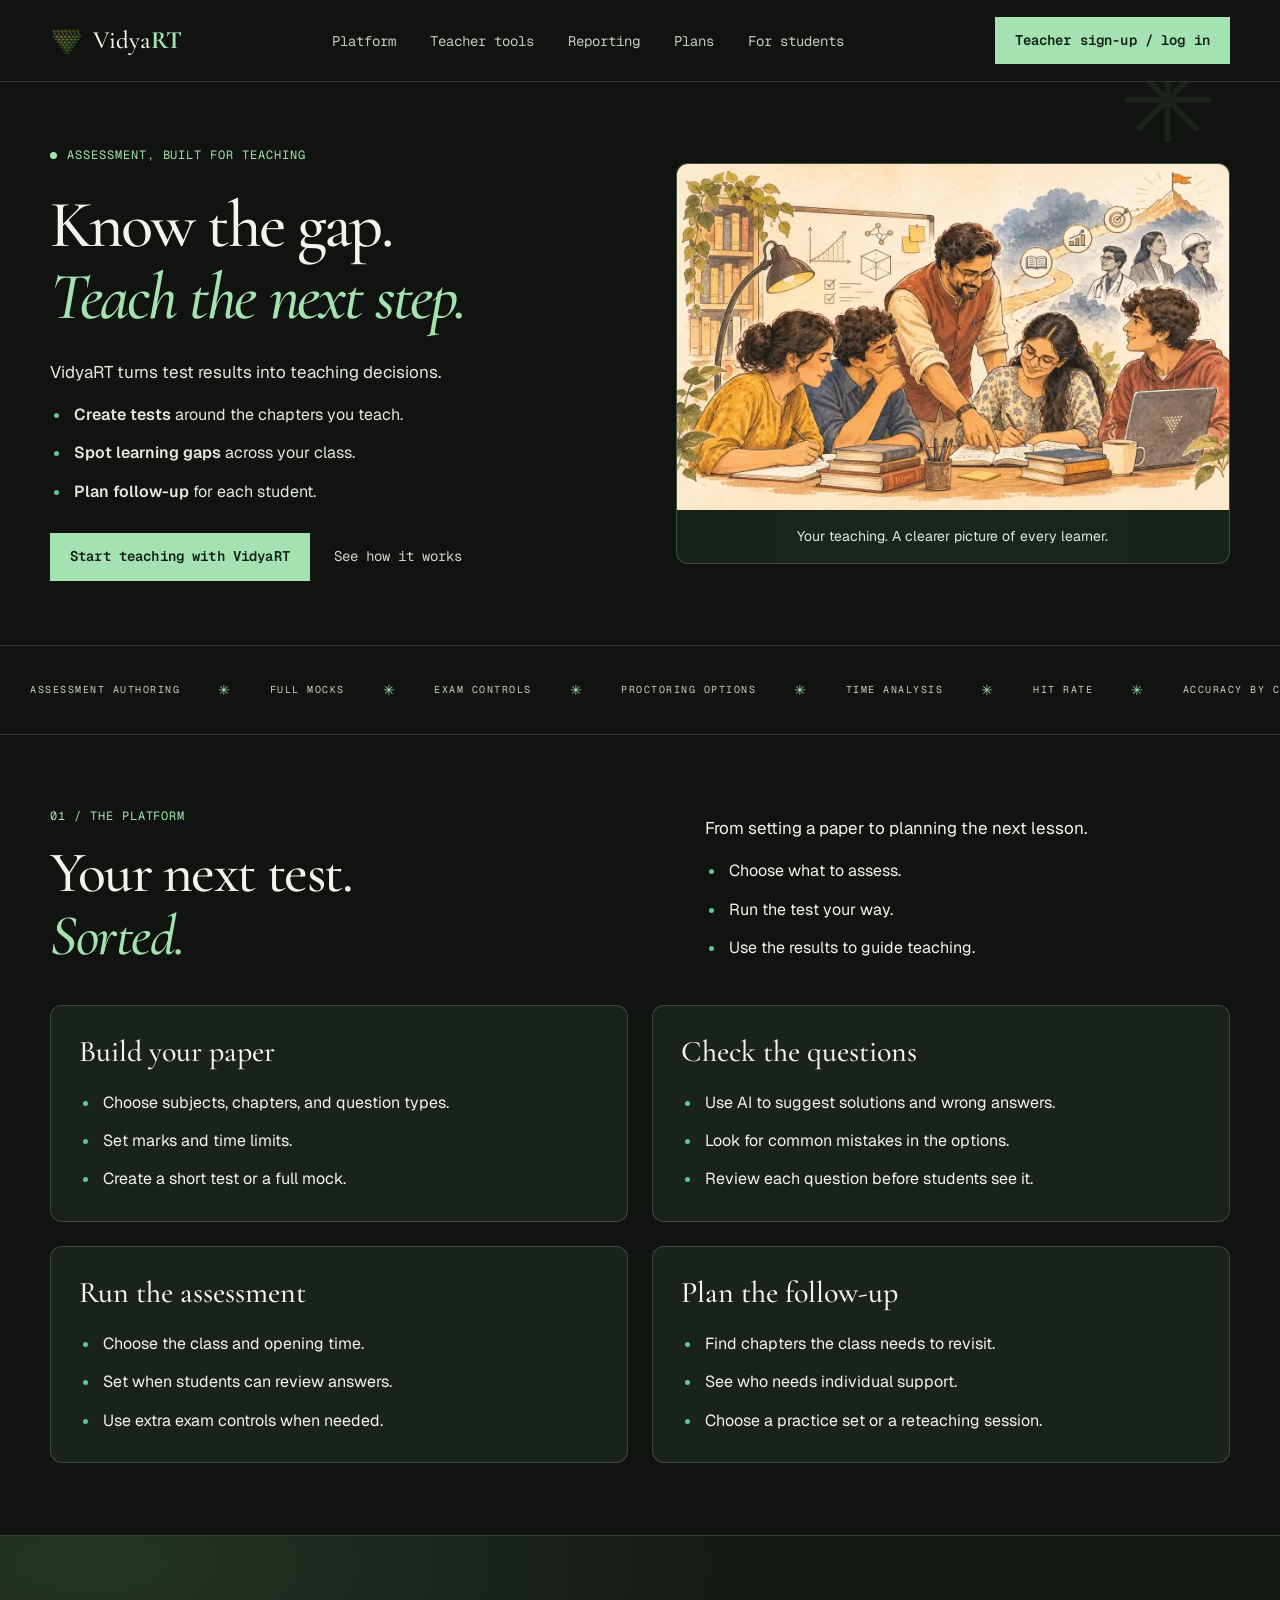
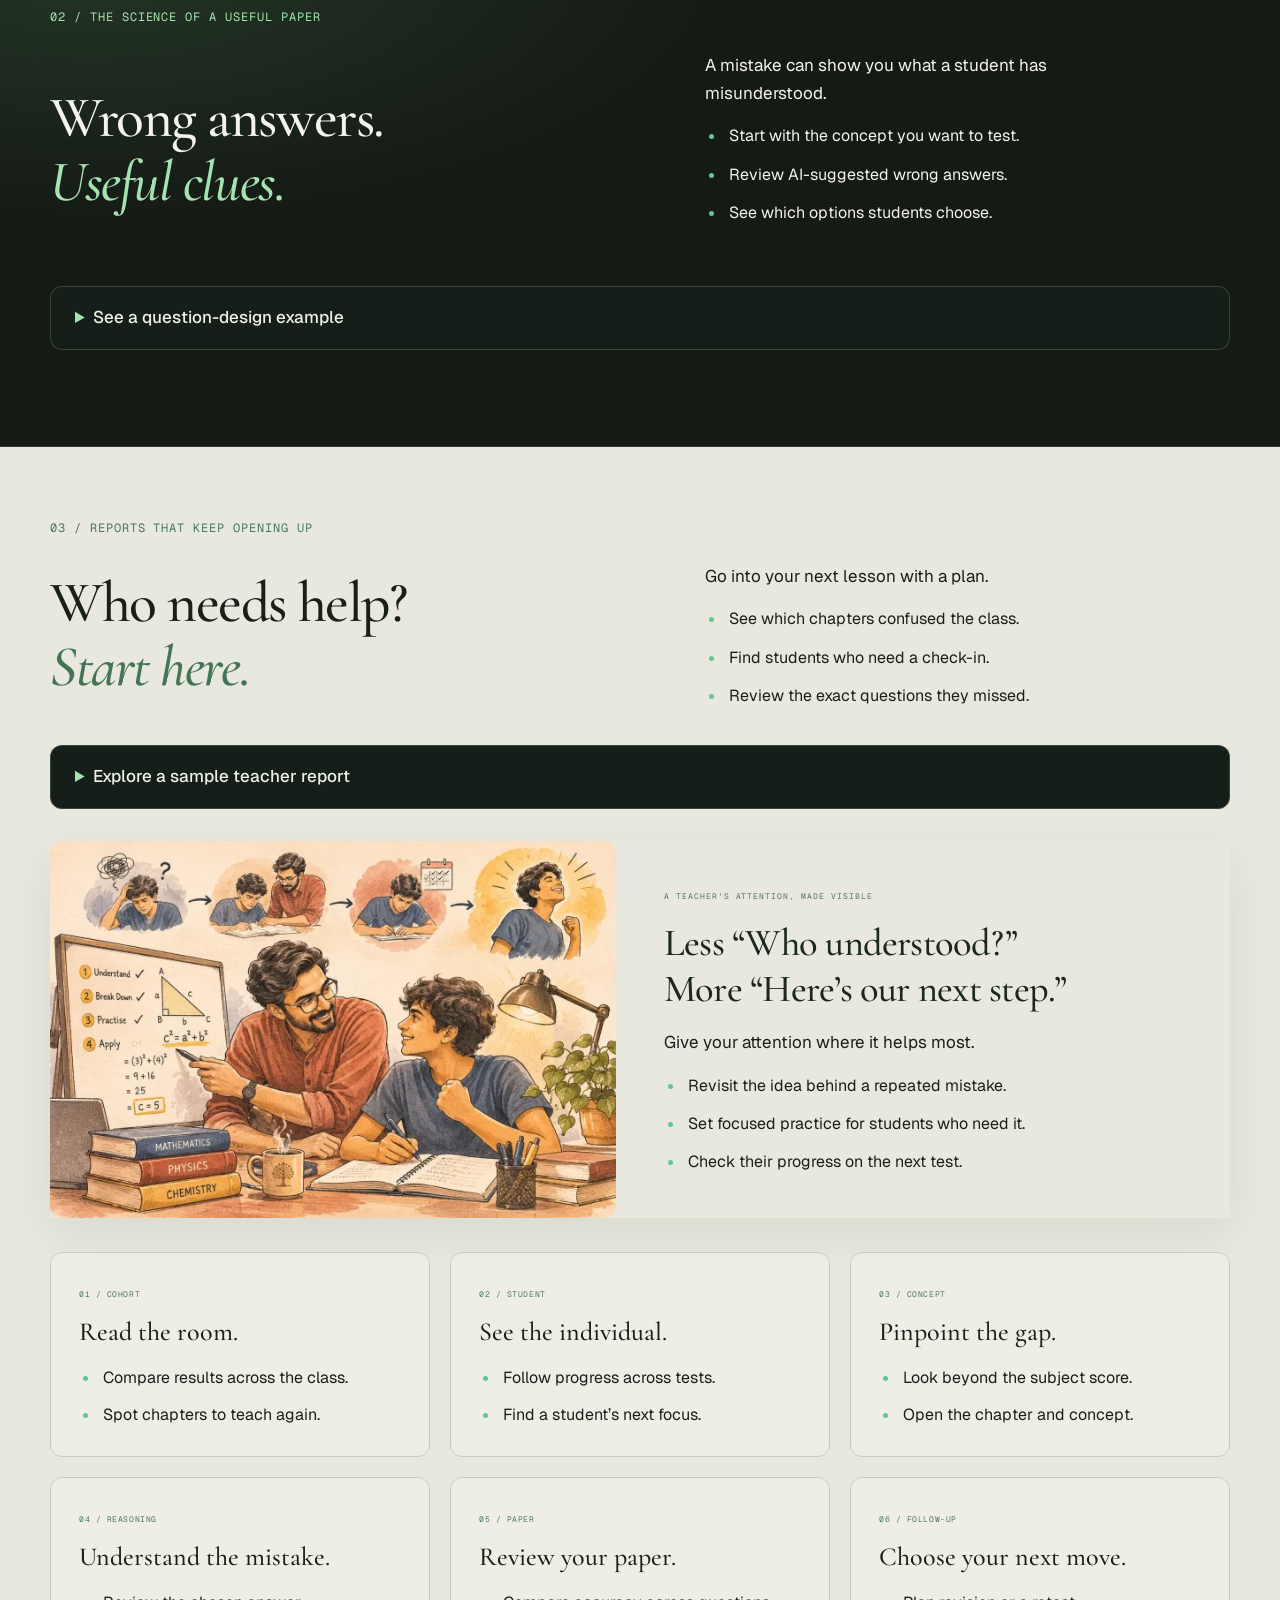
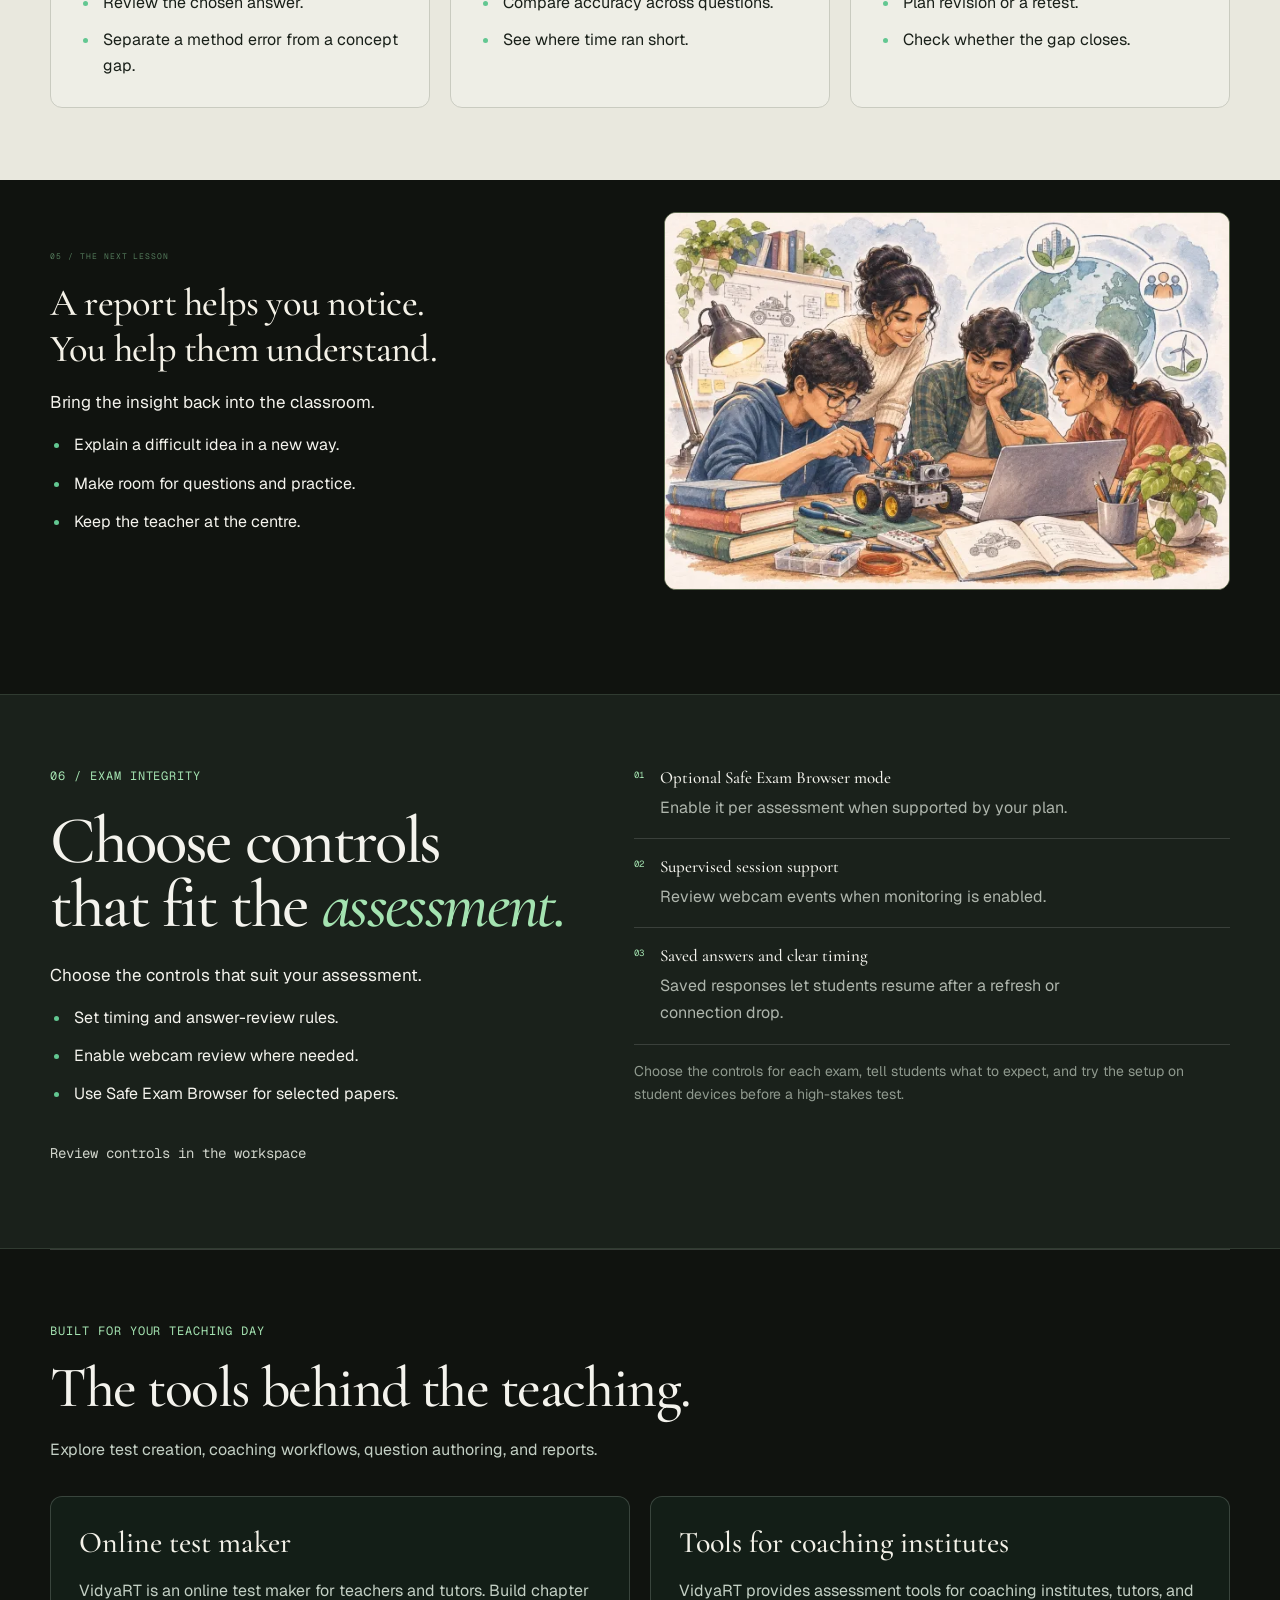
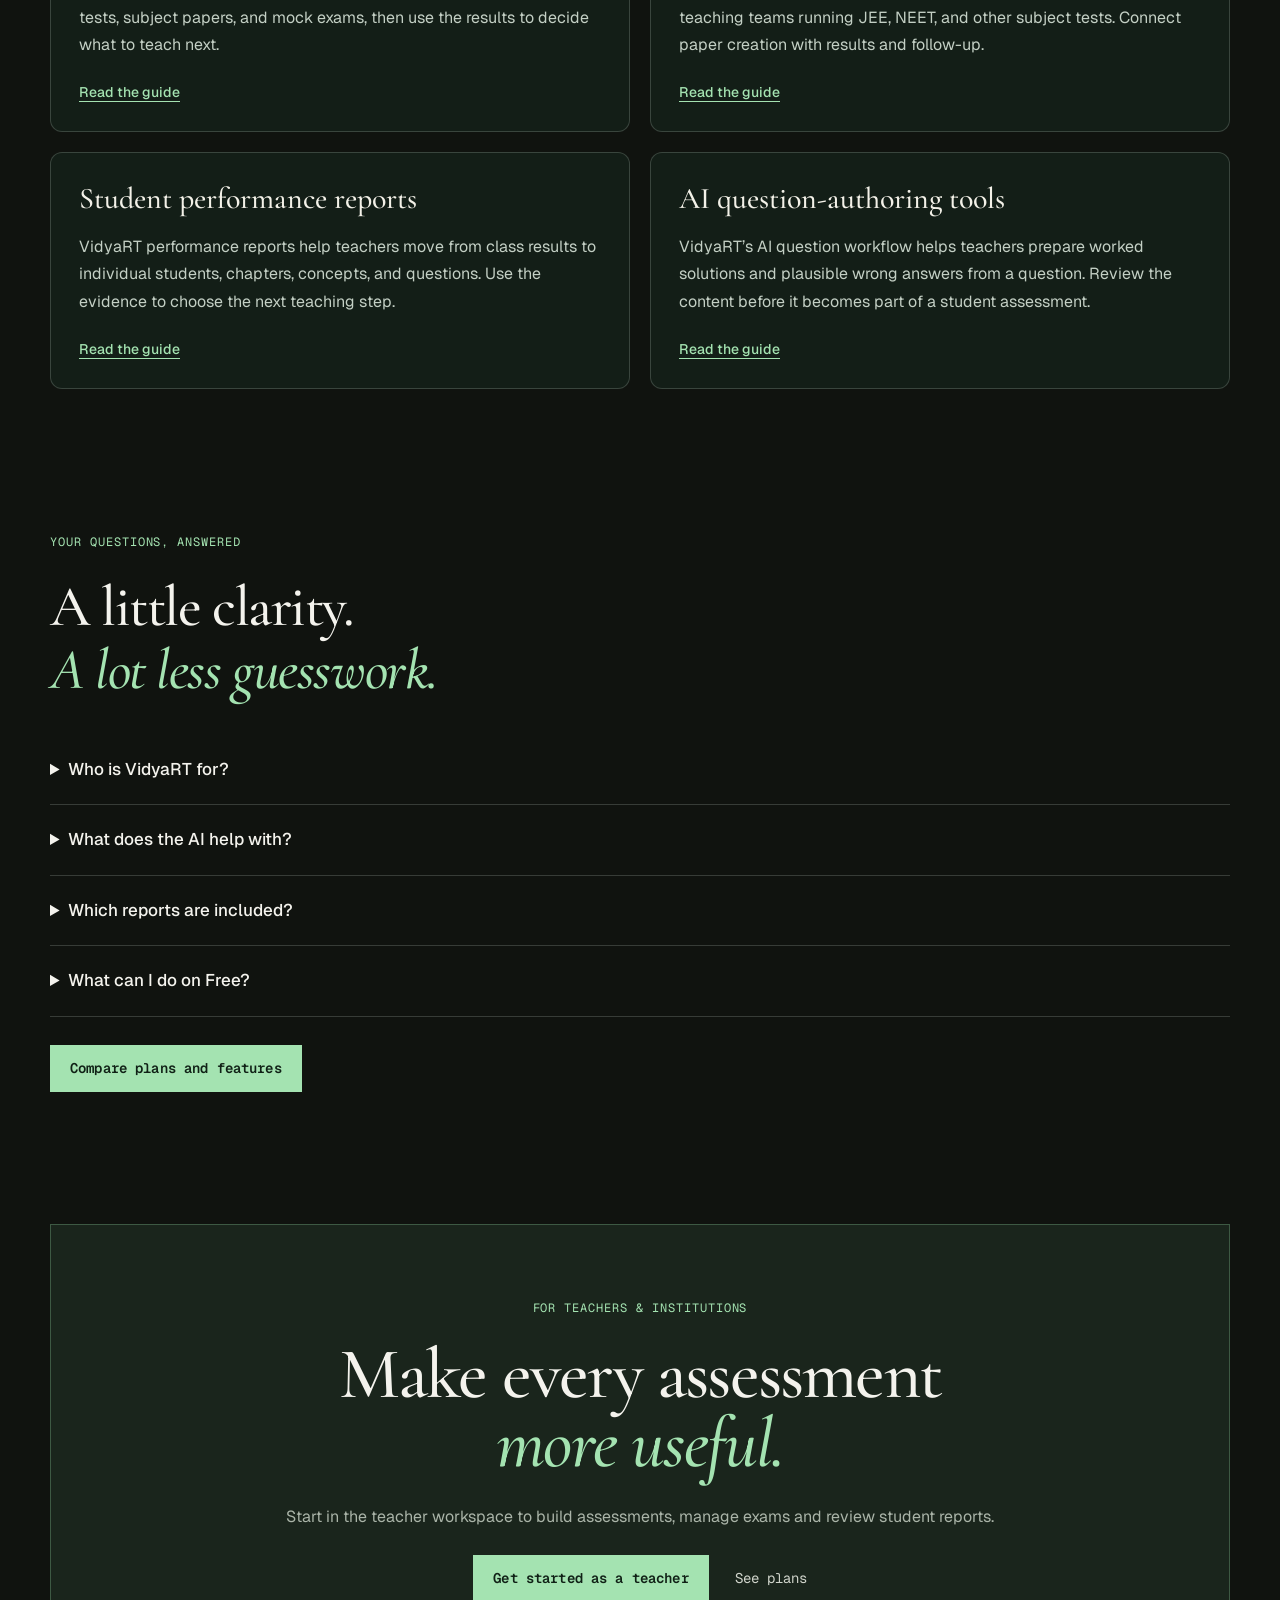
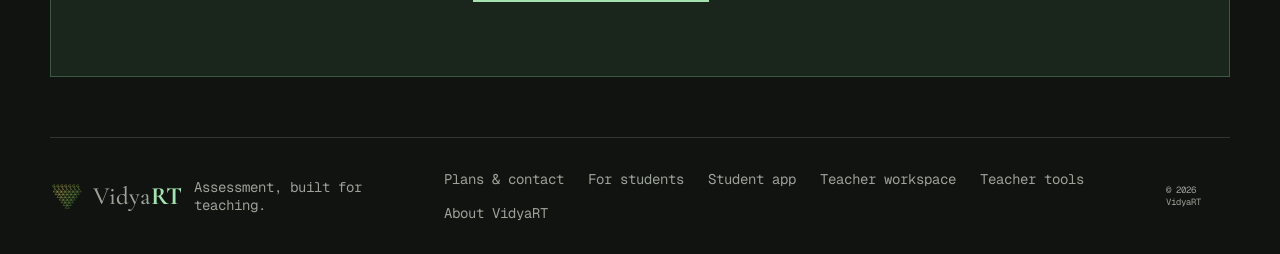
<file: index.html>
<!DOCTYPE html>

<html lang="en-IN"><head>
<meta charset="utf-8"/><meta content="width=device-width, initial-scale=1" name="viewport"/>
<title>Online Test Maker for Teachers &amp; Coaching | VidyaRT</title>
<meta content="Create online tests and JEE or NEET mocks with VidyaRT. Tools for teachers and coaching institutes: AI-assisted questions, exam controls, and student reports." name="description"/>
<meta content="index, follow, max-image-preview:large, max-snippet:-1, max-video-preview:-1" name="robots"/><meta content="VidyaRT" name="author"/>
<meta content="#10130f" name="theme-color"/><link href="https://vidyart.com/" rel="canonical"/><link href="brand-mark.svg" rel="icon" type="image/svg+xml"/><link href="favicon.png" rel="alternate icon" type="image/png"/>
<meta content="Online Test Maker for Teachers &amp; Coaching | VidyaRT" property="og:title"/><meta content="Create online tests and JEE or NEET mocks with VidyaRT. Tools for teachers and coaching institutes: AI-assisted questions, exam controls, and student reports." property="og:description"/><meta content="website" property="og:type"/><meta content="https://vidyart.com/" property="og:url"/><meta content="VidyaRT" property="og:site_name"/><meta content="en_IN" property="og:locale"/><meta content="https://vidyart.com/images/guided-learning.jpg" property="og:image"/><meta content="summary_large_image" name="twitter:card"/><meta content="Online Test Maker for Teachers &amp; Coaching | VidyaRT" name="twitter:title"/><meta content="Create online tests and JEE or NEET mocks with VidyaRT. Tools for teachers and coaching institutes: AI-assisted questions, exam controls, and student reports." name="twitter:description"/><meta content="https://vidyart.com/images/guided-learning.jpg" name="twitter:image"/>
<link href="https://fonts.googleapis.com" rel="preconnect"/><link crossorigin="" href="https://fonts.gstatic.com" rel="preconnect"/><link href="https://fonts.googleapis.com/css2?family=Geist+Mono:wght@400;500;600&amp;family=Geist:wght@400;500;600;700&amp;family=Cormorant+Garamond:ital,wght@0,500;0,600;1,500;1,600&amp;display=swap" rel="stylesheet"/><link href="site.css" rel="stylesheet"/>
<link href="refinements.css" rel="stylesheet"/>
<meta content="A teacher guides students through their work" property="og:image:alt"/>
<meta content="A teacher guides students through their work" name="twitter:image:alt"/>
<link href="scan.css" rel="stylesheet"/><link href="discover.css" rel="stylesheet"/><script type="application/ld+json">{"@context": "https://schema.org", "@graph": [{"@type": "Organization", "@id": "https://vidyart.com/#organization", "name": "VidyaRT", "url": "https://vidyart.com/", "logo": "https://vidyart.com/logo-mark.png"}, {"@type": "WebSite", "@id": "https://vidyart.com/#website", "url": "https://vidyart.com/", "name": "VidyaRT", "alternateName": "VidyaRT for Teachers", "inLanguage": "en-IN", "publisher": {"@id": "https://vidyart.com/#organization"}}, {"@type": "WebPage", "@id": "https://vidyart.com/#webpage", "url": "https://vidyart.com/", "name": "Online Test Maker for Teachers & Coaching | VidyaRT", "description": "Create online tests and JEE or NEET mocks with VidyaRT. Tools for teachers and coaching institutes: AI-assisted questions, exam controls, and student reports.", "inLanguage": "en-IN", "isPartOf": {"@id": "https://vidyart.com/#website"}, "about": {"@id": "https://vidyart.com/#application"}}, {"@type": "WebApplication", "@id": "https://vidyart.com/#application", "name": "VidyaRT for Teachers", "url": "https://admin.vidyart.online/", "applicationCategory": "EducationalApplication", "operatingSystem": "Web browser", "description": "Assessment creation, AI-assisted question authoring, exam controls, and student reports. Features depend on the plan.", "publisher": {"@id": "https://vidyart.com/#organization"}}, {"@type": "FAQPage", "@id": "https://vidyart.com/#questions", "isPartOf": {"@id": "https://vidyart.com/#webpage"}, "mainEntity": [{"@type": "Question", "name": "Who is VidyaRT for?", "acceptedAnswer": {"@type": "Answer", "text": "Teachers, tutors, schools, and coaching institutes. Create assessments and use the results to plan teaching."}}, {"@type": "Question", "name": "What does the AI help with?", "acceptedAnswer": {"@type": "Answer", "text": "Drafting worked solutions and plausible wrong answers. You review the questions before using them in a test."}}, {"@type": "Question", "name": "Which reports are included?", "acceptedAnswer": {"@type": "Answer", "text": "Free includes a dashboard preview. Paid plans include full class, student, and question reports."}}, {"@type": "Question", "name": "What can I do on Free?", "acceptedAnswer": {"@type": "Answer", "text": "Add up to 5 students and create up to 5 tests. Use 25 AI question runs. No card or trial expiry. These are lifetime quotas. Deleting a student or test does not restore a slot."}}]}]}</script><meta content="1586" property="og:image:width"/><meta content="992" property="og:image:height"/><meta content="image/jpeg" property="og:image:type"/><link rel="stylesheet" href="motion.css?v=20261126"/><script defer src="motion.js?v=20261126"></script></head><body class="teacher-site">
<a class="skip-link" href="#main-content">Skip to content</a>
<header class="topbar"><a aria-label="VidyaRT home" class="brand" href="./"><img alt="VidyaRT" class="brand-icon" src="vidyart-logo.svg"/><span class="brand-name">Vidya<em>RT</em></span></a><nav aria-label="Main navigation"><a href="#platform">Platform</a><a href="#explore">Teacher tools</a><a href="#insight">Reporting</a><a href="plans.html">Plans</a><a href="https://vidyart.info/">For students</a></nav><a class="button button-small" href="https://admin.vidyart.online/">Teacher sign-up / log in</a></header>
<main id="main-content">
<section class="hero wrap"><div class="hero-copy"><div class="eyebrow"><i></i> ASSESSMENT, BUILT FOR TEACHING</div><h1>Know the gap.<br/><em>Teach the next step.</em></h1><div class="scan-copy"><p>VidyaRT turns test results into teaching decisions.</p><ul class="scan-list"><li><strong>Create tests</strong> around the chapters you teach.</li><li><strong>Spot learning gaps</strong> across your class.</li><li><strong>Plan follow-up</strong> for each student.</li></ul></div><div class="actions"><a class="button" href="https://admin.vidyart.online/">Start teaching with VidyaRT</a><a class="text-link" href="#platform">See how it works</a></div></div><div class="hero-art hero-art-gurukul"><img alt="A teacher guides a group of students through their work" decoding="async" fetchpriority="high" height="801" loading="eager" sizes="(max-width: 900px) calc(100vw - 32px), 580px" src="images/guided-learning.webp" srcset="images/guided-learning-640.webp 640w, images/guided-learning.webp 1280w" width="1280"/><div class="scan-caption">Your teaching. A clearer picture of every learner.</div></div></section>
<div aria-label="Platform capabilities" class="ticker"><div aria-hidden="true" class="ticker-track"><span>ASSESSMENT AUTHORING</span><b>✳</b><span>FULL MOCKS</span><b>✳</b><span>EXAM CONTROLS</span><b>✳</b><span>PROCTORING OPTIONS</span><b>✳</b><span>TIME ANALYSIS</span><b>✳</b><span>HIT RATE</span><b>✳</b><span>ACCURACY BY CHAPTER</span><b>✳</b><span>DETAILED REPORTS</span><b>✳</b><span>ASSESSMENT AUTHORING</span><b>✳</b><span>FULL MOCKS</span><b>✳</b><span>EXAM CONTROLS</span><b>✳</b><span>PROCTORING OPTIONS</span><b>✳</b><span>TIME ANALYSIS</span><b>✳</b><span>HIT RATE</span><b>✳</b><span>ACCURACY BY CHAPTER</span><b>✳</b><span>DETAILED REPORTS</span><b>✳</b></div><span class="sr-only">Assessment authoring, full mocks, exam controls, proctoring options, time analysis, hit rate, accuracy by chapter and detailed reports.</span></div>
<section aria-labelledby="platform-title" class="section wrap platform-story" id="platform">
<div class="section-head platform-story-heading"><div><div class="eyebrow">01 / THE PLATFORM</div><h2 id="platform-title">Your next test.<br/><em>Sorted.</em></h2></div><div class="scan-copy"><p>From setting a paper to planning the next lesson.</p><ul class="scan-list"><li>Choose what to assess.</li><li>Run the test your way.</li><li>Use the results to guide teaching.</li></ul></div></div>
<div class="teacher-feature-grid"><article><h3>Build your paper</h3><ul class="scan-list"><li>Choose subjects, chapters, and question types.</li><li>Set marks and time limits.</li><li>Create a short test or a full mock.</li></ul></article><article><h3>Check the questions</h3><ul class="scan-list"><li>Use AI to suggest solutions and wrong answers.</li><li>Look for common mistakes in the options.</li><li>Review each question before students see it.</li></ul></article><article><h3>Run the assessment</h3><ul class="scan-list"><li>Choose the class and opening time.</li><li>Set when students can review answers.</li><li>Use extra exam controls when needed.</li></ul></article><article><h3>Plan the follow-up</h3><ul class="scan-list"><li>Find chapters the class needs to revisit.</li><li>See who needs individual support.</li><li>Choose a practice set or a reteaching session.</li></ul></article></div>
</section>
<section aria-labelledby="paper-science-title" class="paper-science" id="paper-science">
<div class="wrap">
<div class="eyebrow">02 / THE SCIENCE OF A USEFUL PAPER</div>
<div class="paper-science-intro">
<div><h2 id="paper-science-title">Wrong answers.<br/><em>Useful clues.</em></h2></div>
<div class="scan-copy"><p>A mistake can show you what a student has misunderstood.</p><ul class="scan-list"><li>Start with the concept you want to test.</li><li>Review AI-suggested wrong answers.</li><li>See which options students choose.</li></ul></div>
</div>
<details class="scan-details"><summary>See a question-design example</summary><div class="scan-details-body"><p class="demo-explainer">A Physics example: how a wrong answer can reveal a common mistake.</p><div aria-label="Illustrative flow from concept taxonomy to verified distractors" class="paper-engine">
<div class="taxonomy-board">
<div class="engine-label"><span>01 / EXAM-SCOPED CONCEPT TAXONOMY</span><b>Scoped to the exam and subject</b></div>
<div class="taxonomy-tree">
<div class="taxonomy-node taxonomy-subject"><span>SUBJECT</span><b>Physics</b></div>
<div class="taxonomy-branch">
<div class="taxonomy-node"><span>CHAPTER</span><b>Rotational motion</b></div>
<div class="taxonomy-branch taxonomy-inner-branch">
<div class="taxonomy-node taxonomy-focus"><span>CONCEPT</span><b>Moment of inertia</b><small>How mass is distributed around an axis</small></div>
<div class="taxonomy-trips"><span>SUBCONCEPTS &amp; TRIP POINTS</span><b>Chooses the wrong axis</b><b>Uses the wrong body model</b><b>Confuses a prerequisite idea</b></div>
</div>
</div>
</div>
<div class="taxonomy-foot"><span>CURRICULUM METADATA</span><b>Chapter · concept · subconcepts · known trip points</b></div>
<div class="taxonomy-note"><b>Misconception</b> = a wrong belief about the concept. <b>Prerequisite gap</b> = missing knowledge it depends on.</div>
</div>
<div aria-hidden="true" class="engine-connector"><small>GUIDES ITEM DESIGN</small></div>
<div class="distractor-board">
<div class="engine-label"><span>02 / LLM-ASSISTED DISTRACTOR ENGINE</span><b>One target. Distinct thinking paths.</b></div>
<div class="item-blueprint"><span>ILLUSTRATIVE ITEM TARGET</span><b>Apply the parallel-axis theorem to a shifted axis.</b><small>Concept: moment of inertia  ·  Skill: select the correct reference axis</small></div>
<div class="option-path option-correct"><span><i>✓</i> CORRECT REASONING</span><b>Identifies the reference axis and applies the shift relation.</b></div>
<div class="option-path"><span><i>01</i> TRIP POINT</span><b>Uses the distance where the squared distance is required.</b></div>
<div class="option-path"><span><i>02</i> TRIP POINT</span><b>Measures the shift from the wrong axis.</b></div>
<div class="option-path"><span><i>03</i> PREREQUISITE GAP</span><b>Mixes up the object's radius and the separation between axes.</b></div>
<div class="engine-checks"><span>03 / VERIFY</span><b>Grounded in the solution</b><b>Distinct from other options</b><b>Plausible to a student with partial understanding</b></div>
</div>
</div><div class="paper-loop">
<div class="paper-loop-heading"><span>04 / AFTER THE ATTEMPT</span><b>Hypotheses meet real student responses.</b></div>
<p>See which options students chose. Use that pattern to decide what to revisit.</p>
<a href="#insight">See the report in action</a>
</div><div class="paper-science-note">Illustrative concept and error paths · Generated distractors pass through verification before they enter an assessment.</div></div></details>
</div>
</section>
<section class="report-band report-showcase" id="insight">
<div class="wrap">
<div class="eyebrow">03 / REPORTS THAT KEEP OPENING UP</div>
<div class="report-intro"><div><h2>Who needs help?<br/><em>Start here.</em></h2></div><div class="scan-copy"><p>Go into your next lesson with a plan.</p><ul class="scan-list"><li>See which chapters confused the class.</li><li>Find students who need a check-in.</li><li>Review the exact questions they missed.</li></ul></div></div>
<details class="scan-details"><summary>Explore a sample teacher report</summary><div class="scan-details-body"><p class="demo-explainer">Example data only. Switch between class, student, and paper views.</p><div class="report-demo">
<div class="demo-top"><div class="demo-title"><span class="demo-mark">✳</span><div><b>Performance report</b><small>CLASS VIEW / ILLUSTRATIVE DATA</small></div></div><div class="demo-range"><span>All subjects</span><span>Recent papers⌄</span></div></div>
<div aria-label="Report depth demo" class="demo-tabs" role="tablist"><button aria-controls="report-class" aria-selected="true" class="is-active" data-report-tab="class" id="tab-class" role="tab" type="button">Class overview</button><button aria-controls="report-student" aria-selected="false" data-report-tab="student" id="tab-student" role="tab" type="button">Student detail</button><button aria-controls="report-paper" aria-selected="false" data-report-tab="paper" id="tab-paper" role="tab" type="button">Paper analysis</button></div>
<div class="demo-sample">Illustrative interface · sample values, not live student data</div>
<div aria-labelledby="tab-class" class="report-panel is-active" data-report-panel="class" id="report-class" role="tabpanel" tabindex="0">
<div class="demo-kpis"><article><small>STUDENTS IN VIEW</small><b>126</b><span>across selected sections</span></article><article><small>PAPERS INCLUDED</small><b>08</b><span>subject tests and mocks</span></article><article class="kpi-warn"><small>NEED A CLOSER LOOK</small><b>23</b><span>learners flagged by recent pattern</span></article><article class="kpi-good"><small>IMPROVING</small><b>31</b><span>learners moving upward</span></article></div>
<div class="class-insights">
<article class="viz-card"><div class="viz-heading"><div><b>How the class is tracking</b><small>Score bands · all selected papers</small></div><span>CLASS</span></div><div class="band-chart"><div class="band-total"><strong>126</strong><small>learners</small></div><div class="band-bars"><div><i class="band-low" style="--bar:.72"></i><span>Needs support <b>24%</b></span></div><div><i class="band-middle" style="--bar:.86"></i><span>Building <b>46%</b></span></div><div><i class="band-high" style="--bar:.55"></i><span>Strong <b>30%</b></span></div></div></div><div class="chart-caption">See distribution shift as new papers are added.</div></article>
<article class="viz-card"><div class="viz-heading"><div><b>Subject balance</b><small>Standing by subject and overall</small></div><span>COMPARE</span></div><div class="subject-bars"><div><span>Physics</span><i><b style="--bar:.76"></b></i><strong>76</strong></div><div><span>Chemistry</span><i><b style="--bar:.52"></b></i><strong>52</strong></div><div><span>Mathematics</span><i><b style="--bar:.63"></b></i><strong>63</strong></div><div><span>All papers</span><i><b style="--bar:.81"></b></i><strong>81</strong></div></div><div class="chart-caption">Filter by grade, section or individual paper.</div></article>
</div>
<div class="chapter-card"><div class="chapter-head"><div><b>Chapter and concept signals</b><small>Where students make mistakes, skip questions, or improve</small></div><span>TOP NEEDS</span></div><div class="chapter-row header"><span>CHAPTER</span><span>RIGHT</span><span>WRONG</span><span>SKIPPED</span><span>RECOVERED</span></div><div class="chapter-row"><span>Physics · Laws of Motion</span><span class="chapter-cell">38%</span><span class="chapter-cell">42%</span><span class="chapter-cell heat-mid">20%</span><span class="chapter-cell heat-good">+8 pts</span></div><div class="chapter-row"><span>Chemistry · Haloalkanes</span><span class="chapter-cell">42%</span><span class="chapter-cell">37%</span><span class="chapter-cell heat-mid">21%</span><span class="chapter-cell">+3 pts</span></div><div class="chapter-row"><span>Maths · Matrices</span><span class="chapter-cell heat-mid">56%</span><span class="chapter-cell heat-mid">32%</span><span class="chapter-cell">12%</span><span class="chapter-cell heat-good">+11 pts</span></div><div class="chapter-note"><b>Most repeated pattern:</b> the method is chosen correctly, then breaks at a sign change in multi-step problems.</div></div>
<div class="student-list-card"><div class="chapter-head"><div><b>Students who may need a check-in</b><small>Example signals from the selected class view</small></div><span>LEARNER PATTERNS</span></div><div class="student-list-row"><b>Learner 014</b><span>Needs attention · Chemistry concept gap</span><strong class="drop">↓ 7 pts</strong></div><div class="student-list-row"><b>Learner 028</b><span>Weak in one subject · Chemistry below recent class median</span><strong class="hold">38%</strong></div><div class="student-list-row"><b>Learner 041</b><span>Climbing · Physics across the last three papers</span><strong class="rise">↑ 19 pts</strong></div></div>
<div class="drill-path"><span>DRILL INTO A SIGNAL</span><b>Class</b><i>›</i><b>Subject</b><i>›</i><b>Chapter</b><i>›</i><b>Student</b><i>›</i><b>Question</b></div>
</div>
<div aria-labelledby="tab-student" class="report-panel" data-report-panel="student" hidden="" id="report-student" role="tabpanel" tabindex="0">
<div class="student-detail-head"><div class="learner-avatar">L</div><div><small>ILLUSTRATIVE STUDENT PROFILE</small><b>Learner 014 <span>Class 12 · Section B</span></b></div><div class="trend-pill">↗  Building steadily</div></div>
<div class="student-snapshot"><article><small>OVERALL STANDING</small><b>62nd</b><span>percentile in class</span></article><article><small>LAST 4 PAPERS</small><b>+18 pts</b><span>steady upward trend</span></article><article><small>STRONGEST SUBJECT</small><b>Physics</b><span>72nd percentile</span></article><article><small>FOCUS SUBJECT</small><b>Chemistry</b><span>41st percentile</span></article></div>
<div class="student-detail-grid"><article class="viz-card"><div class="viz-heading"><div><b>Overall percentile by attempt</b><small>Rank range, subject standing and score together</small></div><span>4 PAPERS</span></div><svg aria-label="Illustrative upward percentile trend across four papers" class="trend-chart" role="img" viewbox="0 0 560 190"><path class="gridline" d="M34 25H535M34 75H535M34 125H535M34 165H535"></path><path class="trend-line" d="M40 142 C110 135 125 114 190 120 S285 96 335 97 S430 58 525 42"></path><circle class="trend-point" cx="40" cy="142" r="5"></circle><circle class="trend-point" cx="190" cy="120" r="5"></circle><circle class="trend-point" cx="335" cy="97" r="5"></circle><circle class="trend-point" cx="525" cy="42" r="5"></circle><text x="35" y="184">PAPER 01</text><text x="480" y="184">PAPER 04</text></svg></article><article class="viz-card"><div class="viz-heading"><div><b>Balance across subjects</b><small>Where this student stands in class</small></div><span>PROFILE</span></div><div class="subject-bars profile-bars"><div><span>Physics</span><i><b style="--bar:.72"></b></i><strong>72</strong></div><div><span>Chemistry</span><i><b style="--bar:.41"></b></i><strong>41</strong></div><div><span>Mathematics</span><i><b style="--bar:.64"></b></i><strong>64</strong></div></div><div class="focus-callout"><small>RECURRING CONCEPT</small><b>Reaction mechanisms</b><span>Missed again on a later paper</span></div></article></div>
<div class="reasoning-strip"><span>QUESTION TRACE · SAMPLE</span><b>Recalled the rule</b><i>→</i><b>Missed its condition</b><i>→</i><b>Chose the distractor</b><i>→</i><b>Review the step-by-step reasoning</b></div>
</div>
<div aria-labelledby="tab-paper" class="report-panel" data-report-panel="paper" hidden="" id="report-paper" role="tabpanel" tabindex="0">
<div class="paper-detail-head"><div><small>ILLUSTRATIVE PAPER VIEW</small><b>Full mock · Physics section</b><span>Question difficulty · distractor choice · pace · stamina</span></div><div class="trend-pill">04 / 06 sections</div></div>
<div class="paper-detail-grid"><article class="viz-card"><div class="viz-heading"><div><b>Question-level accuracy</b><small>Which items separated strong from developing students</small></div><span>28 ITEMS</span></div><div class="question-bars"> <div><span>Q01</span><i><b style="--bar:.82"></b></i><strong>82%</strong></div><div><span>Q02</span><i><b style="--bar:.67"></b></i><strong>67%</strong></div><div><span>Q03</span><i><b style="--bar:.39"></b></i><strong>39%</strong></div><div><span>Q04</span><i><b style="--bar:.73"></b></i><strong>73%</strong></div><div><span>Q05</span><i><b style="--bar:.28"></b></i><strong>28%</strong></div><div><span>Q06</span><i><b style="--bar:.55"></b></i><strong>55%</strong></div></div><div class="focus-callout"><small>ITEM DISCRIMINATION · SAMPLE</small><b>Q05 separated the top quartile</b><span>28% right overall · 61% of high scorers · distractor C attracted 34% of the lowest quartile</span></div></article><article class="viz-card"><div class="viz-heading"><div><b>Where marks were lost</b><small>Answer pattern across the paper</small></div><span>ERROR TYPES</span></div><div class="error-stack"><div><span>Concept gap</span><i><b style="--bar:.28"></b></i><strong>28%</strong></div><div><span>Wrong method</span><i><b style="--bar:.46"></b></i><strong>46%</strong></div><div><span>Careless slip</span><i><b style="--bar:.16"></b></i><strong>16%</strong></div><div><span>Left blank</span><i><b style="--bar:.24"></b></i><strong>24%</strong></div></div><div class="focus-callout"><small>TOP MISCONCEPTION · SAMPLE</small><b>Selected a familiar formula outside its conditions</b></div></article><article class="viz-card compact-viz"><div class="viz-heading"><div><b>Pace and accuracy</b><small>Fast misses, careful solves, stuck questions</small></div><span>ATTEMPT RHYTHM</span></div><div class="pace-plot"><i class="dot dot-a"></i><i class="dot dot-b"></i><i class="dot dot-c"></i><i class="dot dot-d"></i><i class="dot dot-e"></i><i class="dot dot-f"></i><div class="plot-label plot-fast">RUSHING</div><div class="plot-label plot-fluent">FLUENT</div><div class="plot-label plot-stuck">STUCK</div><div class="plot-label plot-careful">CAREFUL</div></div></article><article class="viz-card compact-viz"><div class="viz-heading"><div><b>Stamina through the paper</b><small>Accuracy by quarter</small></div><span>SECTION PACE</span></div><div class="stamina-bars"><div><i style="--bar:.72"></i><b>72%</b><small>First</small></div><div><i style="--bar:.61"></i><b>61%</b><small>Second</small></div><div><i style="--bar:.58"></i><b>58%</b><small>Third</small></div><div><i style="--bar:.43"></i><b>43%</b><small>Last</small></div></div></article></div>
<div class="integrity-strip"><article><small>ATTEMPT COVERAGE</small><b>94% completed</b><span>118 of 126 learners submitted</span></article><article><small>NOT ATTEMPTED</small><b>08 learners</b><span>Open the roster list</span></article><article><small>INTEGRITY EVENTS</small><b>03 flagged</b><span>Teacher review available</span></article><article><small>SESSION MODE</small><b>Supervised</b><span>Based on enabled exam controls</span></article></div>
</div>
<div class="demo-foot"><span>Class pattern → student detail → question evidence</span><span>All values shown are illustrative</span></div>
</div></div></details>
<div class="teacher-ethos story-reveal"><figure><img alt="A teacher breaks a difficult maths problem into clear steps for a student" decoding="async" height="854" loading="lazy" sizes="(max-width: 900px) calc(100vw - 32px), 580px" src="images/breakthrough.webp" srcset="images/breakthrough-640.webp 640w, images/breakthrough.webp 1280w" width="1280"/></figure><div><span class="ethos-kicker">A TEACHER'S ATTENTION, MADE VISIBLE</span><h3>Less “Who understood?”<br/>More “Here’s our next step.”</h3><div class="scan-copy"><p>Give your attention where it helps most.</p><ul class="scan-list"><li>Revisit the idea behind a repeated mistake.</li><li>Set focused practice for students who need it.</li><li>Check their progress on the next test.</li></ul></div><span class="ethos-signoff">THE REPORT SUPPORTS THE RELATIONSHIP. THE TEACHER LEADS IT.</span></div></div>
<div class="report-depth-grid"><article><span>01 / COHORT</span><h3>Read the room.</h3><ul class="scan-list"><li>Compare results across the class.</li><li>Spot chapters to teach again.</li></ul></article><article><span>02 / STUDENT</span><h3>See the individual.</h3><ul class="scan-list"><li>Follow progress across tests.</li><li>Find a student’s next focus.</li></ul></article><article><span>03 / CONCEPT</span><h3>Pinpoint the gap.</h3><ul class="scan-list"><li>Look beyond the subject score.</li><li>Open the chapter and concept.</li></ul></article><article><span>04 / REASONING</span><h3>Understand the mistake.</h3><ul class="scan-list"><li>Review the chosen answer.</li><li>Separate a method error from a concept gap.</li></ul></article><article><span>05 / PAPER</span><h3>Review your paper.</h3><ul class="scan-list"><li>Compare accuracy across questions.</li><li>See where time ran short.</li></ul></article><article><span>06 / FOLLOW-UP</span><h3>Choose your next move.</h3><ul class="scan-list"><li>Plan revision or a retest.</li><li>Check whether the gap closes.</li></ul></article></div>
<div class="report-close"><p>One report, many lenses.<br/><em>Every signal points to a next step.</em></p><a class="button button-light" href="https://admin.vidyart.online/">Explore teacher reports</a></div>
</div>
</section>
<section class="section wrap workflow"><div class="teacher-next-step story-reveal"><div class="next-step-copy"><span class="ethos-kicker">05 / THE NEXT LESSON</span><h3>A report helps you notice.<br/>You help them understand.</h3><div class="scan-copy"><p>Bring the insight back into the classroom.</p><ul class="scan-list"><li>Explain a difficult idea in a new way.</li><li>Make room for questions and practice.</li><li>Keep the teacher at the centre.</li></ul></div></div><figure><img alt="A teacher supports students as they apply science concepts together" decoding="async" height="854" loading="lazy" sizes="(max-width: 900px) calc(100vw - 32px), 580px" src="images/learning-together.webp" srcset="images/learning-together-640.webp 640w, images/learning-together.webp 1280w" width="1280"/></figure></div></section>
<section class="secure-band" id="secure"><div class="wrap secure-layout"><div><div class="eyebrow">06 / EXAM INTEGRITY</div><h2>Choose controls<br/>that fit the <em>assessment.</em></h2><div class="scan-copy"><p>Choose the controls that suit your assessment.</p><ul class="scan-list"><li>Set timing and answer-review rules.</li><li>Enable webcam review where needed.</li><li>Use Safe Exam Browser for selected papers.</li></ul></div><a class="text-link" href="https://admin.vidyart.online/">Review controls in the workspace</a></div><div class="secure-list"><div><span>01</span><section><b>Optional Safe Exam Browser mode</b><p>Enable it per assessment when supported by your plan.</p></section></div><div><span>02</span><section><b>Supervised session support</b><p>Review webcam events when monitoring is enabled.</p></section></div><div><span>03</span><section><b>Saved answers and clear timing</b><p>Saved responses let students resume after a refresh or connection drop.</p></section></div><small>Choose the controls for each exam, tell students what to expect, and try the setup on student devices before a high-stakes test.</small></div></div></section>
<section class="section wrap discovery" id="explore"><div class="scan-section-head"><div class="eyebrow">BUILT FOR YOUR TEACHING DAY</div><h2>The tools behind the teaching.</h2><p>Explore test creation, coaching workflows, question authoring, and reports.</p></div><div class="discovery-grid"><a class="discovery-card" href="online-test-maker.html"><h3>Online test maker</h3><p>VidyaRT is an online test maker for teachers and tutors. Build chapter tests, subject papers, and mock exams, then use the results to decide what to teach next.</p><span>Read the guide</span></a><a class="discovery-card" href="coaching-institute-software.html"><h3>Tools for coaching institutes</h3><p>VidyaRT provides assessment tools for coaching institutes, tutors, and teaching teams running JEE, NEET, and other subject tests. Connect paper creation with results and follow-up.</p><span>Read the guide</span></a><a class="discovery-card" href="student-performance-reports.html"><h3>Student performance reports</h3><p>VidyaRT performance reports help teachers move from class results to individual students, chapters, concepts, and questions. Use the evidence to choose the next teaching step.</p><span>Read the guide</span></a><a class="discovery-card" href="ai-question-generator.html"><h3>AI question-authoring tools</h3><p>VidyaRT’s AI question workflow helps teachers prepare worked solutions and plausible wrong answers from a question. Review the content before it becomes part of a student assessment.</p><span>Read the guide</span></a></div></section><section aria-labelledby="questions-title" class="section wrap answer-section" id="questions"><div class="eyebrow">YOUR QUESTIONS, ANSWERED</div><h2 id="questions-title">A little clarity.<br/><em>A lot less guesswork.</em></h2><div class="answer-grid"><details><summary>Who is VidyaRT for?</summary><ul class="scan-list"><li>Teachers, tutors, schools, and coaching institutes.</li><li>Create assessments and use the results to plan teaching.</li></ul></details><details><summary>What does the AI help with?</summary><ul class="scan-list"><li>Drafting worked solutions and plausible wrong answers.</li><li>You review the questions before using them in a test.</li></ul></details><details><summary>Which reports are included?</summary><ul class="scan-list"><li>Free includes a dashboard preview.</li><li>Paid plans include full class, student, and question reports.</li></ul></details><details><summary>What can I do on Free?</summary><ul class="scan-list"><li>Add up to 5 students and create up to 5 tests.</li><li>Use 25 AI question runs. No card or trial expiry.</li><li>These are lifetime quotas. Deleting a student or test does not restore a slot.</li></ul></details></div><a class="button" href="plans.html">Compare plans and features</a></section>
<section class="final-cta wrap"><div class="cta-inner"><div class="eyebrow">FOR TEACHERS &amp; INSTITUTIONS</div><h2>Make every assessment<br/><em>more useful.</em></h2><p>Start in the teacher workspace to build assessments, manage exams and review student reports.</p><a class="button" href="https://admin.vidyart.online/">Get started as a teacher</a> <a class="text-link" href="plans.html" style="margin-left:22px">See plans</a></div><span class="cta-flower">✳</span></section>
</main>
<footer class="footer wrap"><a class="brand footer-brand" href="./"><img alt="VidyaRT" class="brand-icon" src="vidyart-logo.svg"/><span class="brand-name">Vidya<em>RT</em></span></a><span>Assessment, built for teaching.</span><div><a href="plans.html">Plans &amp; contact</a><a href="https://vidyart.info/">For students</a><a href="https://app.vidyart.online/">Student app</a><a href="https://admin.vidyart.online/">Teacher workspace</a><a href="#explore">Teacher tools</a><a href="https://vidyart.com/about.html">About VidyaRT</a></div><small>© 2026 VidyaRT</small></footer>
<script>
(() => {
  document.querySelectorAll('.story-reveal').forEach(scene => {
    if ('IntersectionObserver' in window) {
      const reveal = new IntersectionObserver(entries => entries.forEach(entry => {
        if (entry.isIntersecting) { entry.target.classList.add('is-visible'); reveal.unobserve(entry.target); }
      }), { threshold: 0.14 });
      reveal.observe(scene);
    } else scene.classList.add('is-visible');
  });
  const tabs = [...document.querySelectorAll('[data-report-tab]')];
  const panels = [...document.querySelectorAll('[data-report-panel]')];
  if (!tabs.length || !panels.length) return;
  function activate(tab, focus = false) {
    const key = tab.dataset.reportTab;
    tabs.forEach(item => {
      const selected = item === tab;
      item.classList.toggle('is-active', selected);
      item.setAttribute('aria-selected', String(selected));
      item.tabIndex = selected ? 0 : -1;
    });
    panels.forEach(panel => {
      const selected = panel.dataset.reportPanel === key;
      panel.hidden = !selected;
      panel.classList.remove('is-active');
      if (selected) {
        void panel.offsetWidth;
        panel.classList.add('is-active');
      }
    });
    if (focus) tab.focus();
  }
  tabs.forEach((tab, index) => {
    tab.addEventListener('click', () => activate(tab));
    tab.addEventListener('keydown', event => {
      let next = index;
      if (event.key === 'ArrowRight') next = (index + 1) % tabs.length;
      else if (event.key === 'ArrowLeft') next = (index + tabs.length - 1) % tabs.length;
      else if (event.key === 'Home') next = 0;
      else if (event.key === 'End') next = tabs.length - 1;
      else return;
      event.preventDefault();
      activate(tabs[next], true);
    });
  });
  activate(tabs.find(tab => tab.getAttribute('aria-selected') === 'true') || tabs[0]);
})();
</script>
<script src="/vidyart-analytics.js" defer></script>
</body></html>
</file>
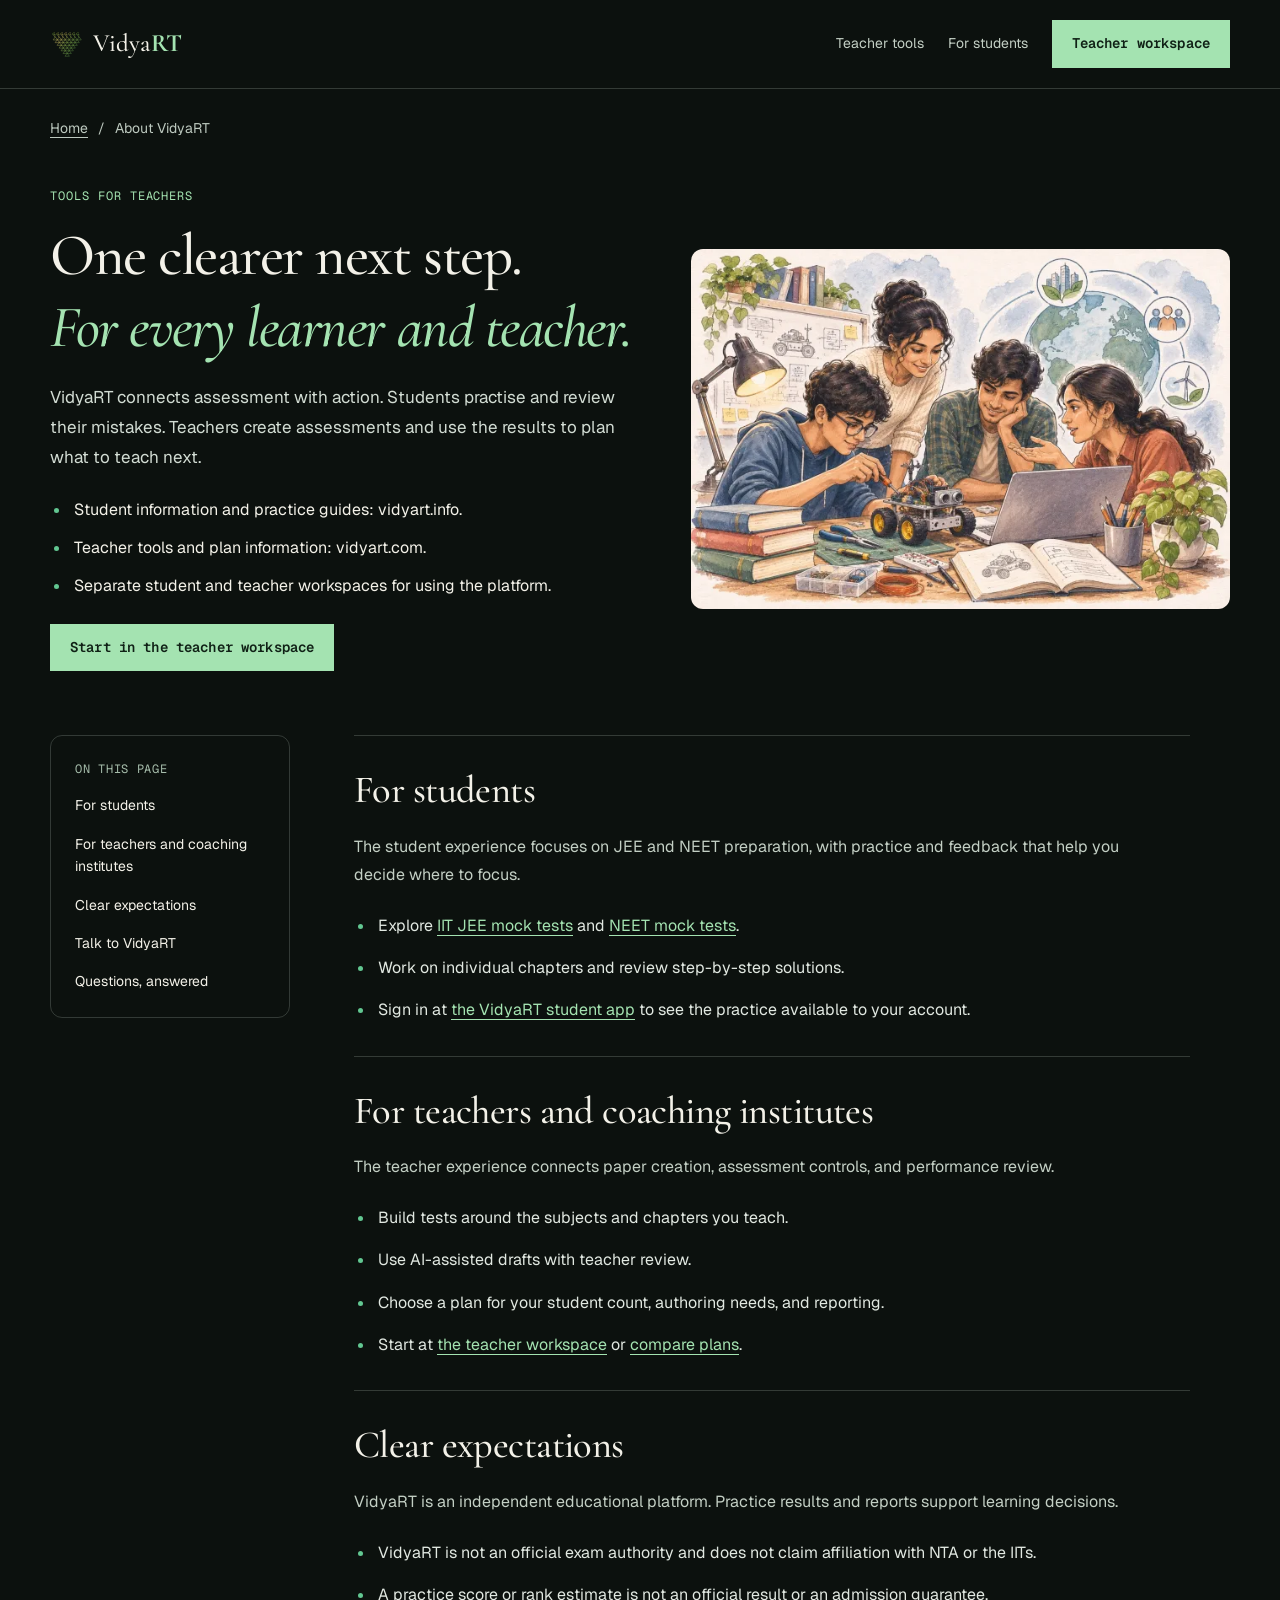
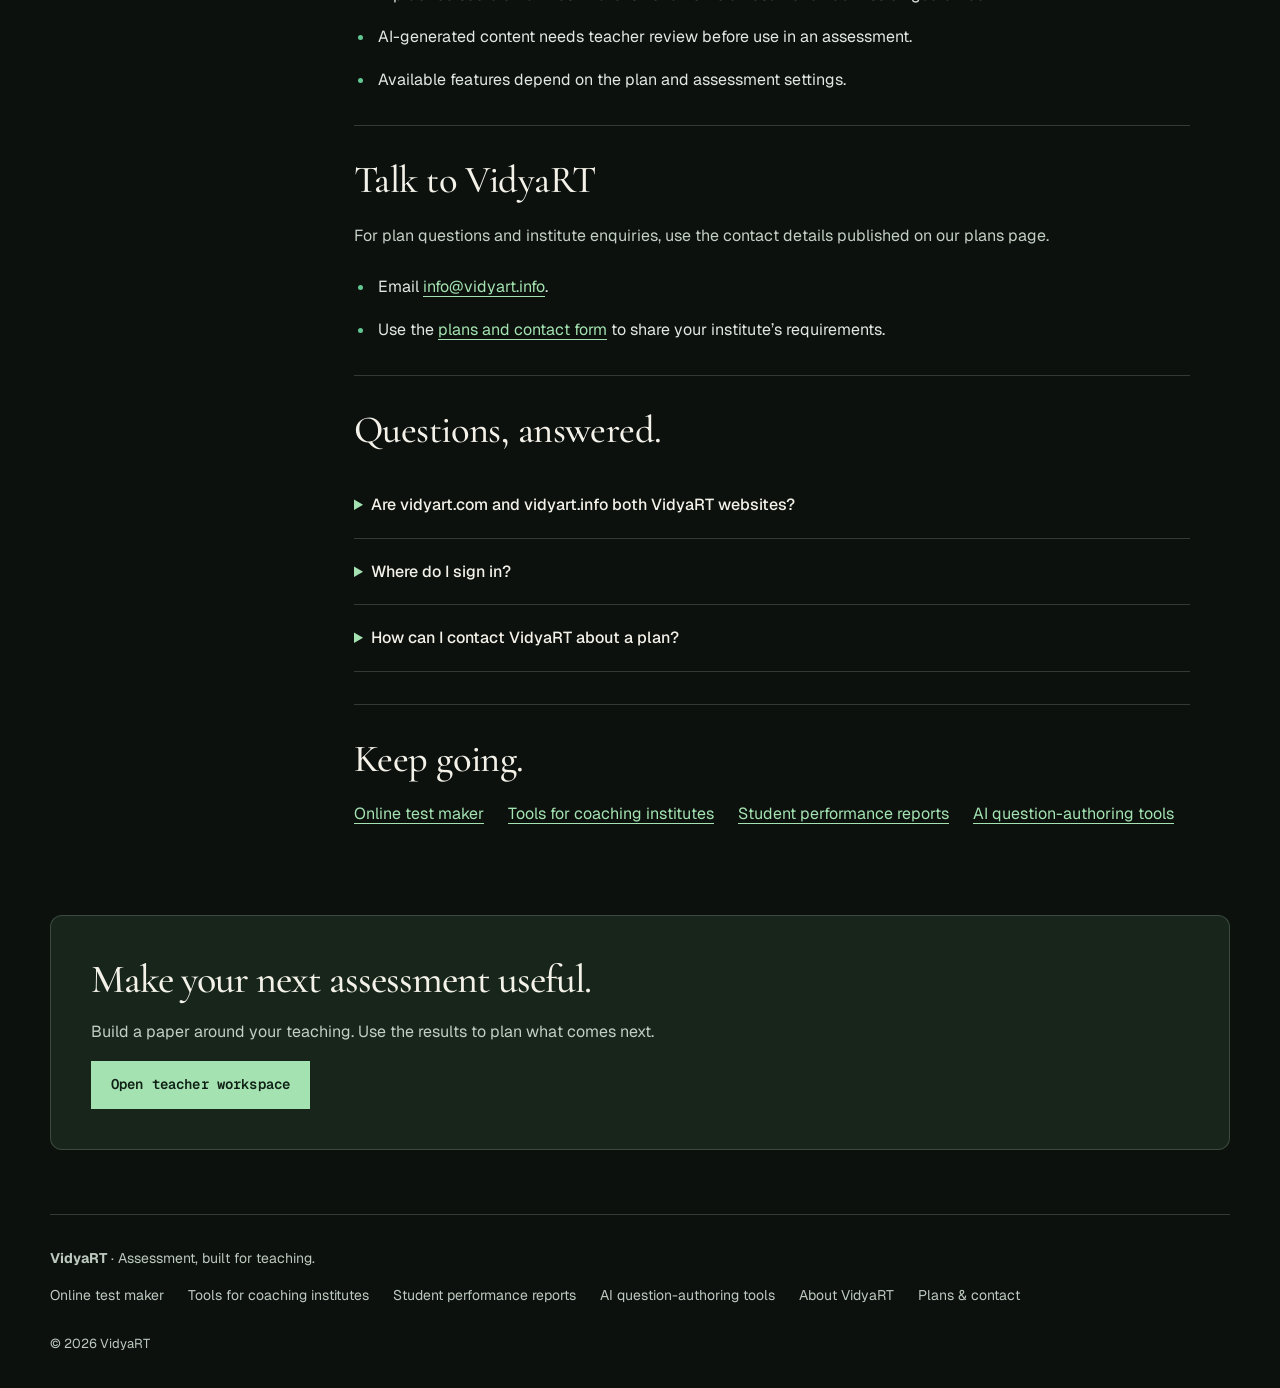
<file: about.html>
<!DOCTYPE html>

<html lang="en-IN"><head>
<meta charset="utf-8"/><meta content="width=device-width, initial-scale=1" name="viewport"/>
<title>About VidyaRT | Practice for Students, Tools for Teachers</title>
<meta content="Meet VidyaRT: JEE and NEET practice for students, and online assessment tools for teachers and coaching institutes. Find the right website, app, or contact." name="description"/>
<meta content="index, follow, max-image-preview:large, max-snippet:-1, max-video-preview:-1" name="robots"/><meta content="VidyaRT" name="author"/>
<meta content="#10130f" name="theme-color"/><link href="https://vidyart.com/about.html" rel="canonical"/><link href="brand-mark.svg" rel="icon" type="image/svg+xml"/><link href="favicon.png" rel="alternate icon" type="image/png"/>
<meta content="About VidyaRT | Practice for Students, Tools for Teachers" property="og:title"/><meta content="Meet VidyaRT: JEE and NEET practice for students, and online assessment tools for teachers and coaching institutes. Find the right website, app, or contact." property="og:description"/><meta content="website" property="og:type"/><meta content="https://vidyart.com/about.html" property="og:url"/><meta content="VidyaRT" property="og:site_name"/><meta content="en_IN" property="og:locale"/><meta content="https://vidyart.com/images/learning-together.jpg" property="og:image"/><meta content="summary_large_image" name="twitter:card"/><meta content="About VidyaRT | Practice for Students, Tools for Teachers" name="twitter:title"/><meta content="Meet VidyaRT: JEE and NEET practice for students, and online assessment tools for teachers and coaching institutes. Find the right website, app, or contact." name="twitter:description"/><meta content="https://vidyart.com/images/learning-together.jpg" name="twitter:image"/>
<link href="https://fonts.googleapis.com" rel="preconnect"/><link crossorigin="" href="https://fonts.gstatic.com" rel="preconnect"/><link href="https://fonts.googleapis.com/css2?family=Geist+Mono:wght@400;500;600&amp;family=Geist:wght@400;500;600;700&amp;family=Cormorant+Garamond:ital,wght@0,500;0,600;1,500;1,600&amp;display=swap" rel="stylesheet"/><link href="site.css" rel="stylesheet"/>
<link href="refinements.css" rel="stylesheet"/>
<meta content="Students and a teacher learn by working through a practical project" property="og:image:alt"/>
<meta content="Students and a teacher learn by working through a practical project" name="twitter:image:alt"/>
<link href="scan.css" rel="stylesheet"/><link href="discover.css" rel="stylesheet"/><script type="application/ld+json">{"@context": "https://schema.org", "@graph": [{"@type": "Organization", "@id": "https://vidyart.com/#organization", "name": "VidyaRT", "url": "https://vidyart.com/", "logo": "https://vidyart.com/logo-mark.png"}, {"@type": "WebSite", "@id": "https://vidyart.com/#website", "url": "https://vidyart.com/", "name": "VidyaRT", "alternateName": "VidyaRT for Teachers", "inLanguage": "en-IN", "publisher": {"@id": "https://vidyart.com/#organization"}}, {"@type": "AboutPage", "@id": "https://vidyart.com/about.html#webpage", "url": "https://vidyart.com/about.html", "name": "About VidyaRT | Practice for Students, Tools for Teachers", "description": "Meet VidyaRT: JEE and NEET practice for students, and online assessment tools for teachers and coaching institutes. Find the right website, app, or contact.", "inLanguage": "en-IN", "isPartOf": {"@id": "https://vidyart.com/#website"}, "about": {"@id": "https://vidyart.com/#organization"}}, {"@type": "WebApplication", "@id": "https://vidyart.com/#application", "name": "VidyaRT for Teachers", "url": "https://admin.vidyart.online/", "applicationCategory": "EducationalApplication", "operatingSystem": "Web browser", "description": "Assessment creation, AI-assisted question authoring, exam controls, and student reports. Features depend on the plan.", "publisher": {"@id": "https://vidyart.com/#organization"}}, {"@type": "FAQPage", "@id": "https://vidyart.com/about.html#questions", "isPartOf": {"@id": "https://vidyart.com/about.html#webpage"}, "mainEntity": [{"@type": "Question", "name": "Are vidyart.com and vidyart.info both VidyaRT websites?", "acceptedAnswer": {"@type": "Answer", "text": "Yes. Vidyart.com explains the teacher and institution tools. Vidyart.info explains the student practice experience."}}, {"@type": "Question", "name": "Where do I sign in?", "acceptedAnswer": {"@type": "Answer", "text": "Students sign in at app.vidyart.online. Teachers use admin.vidyart.online."}}, {"@type": "Question", "name": "How can I contact VidyaRT about a plan?", "acceptedAnswer": {"@type": "Answer", "text": "Email info@vidyart.info or use the contact form on the plans page at vidyart.com/plans.html."}}]}, {"@type": "BreadcrumbList", "@id": "https://vidyart.com/about.html#breadcrumb", "itemListElement": [{"@type": "ListItem", "position": 1, "name": "VidyaRT Teacher", "item": "https://vidyart.com/"}, {"@type": "ListItem", "position": 2, "name": "About VidyaRT", "item": "https://vidyart.com/about.html"}]}]}</script><meta content="1536" property="og:image:width"/><meta content="1024" property="og:image:height"/><meta content="image/jpeg" property="og:image:type"/></head><body class="teacher-site guide-page"><a class="skip-link" href="#main-content">Skip to content</a><header class="guide-header"><div class="wrap"><a aria-label="VidyaRT home" class="brand" href="./"><img alt="" class="brand-icon" height="38" src="vidyart-logo.svg" width="34"/><span class="brand-name">Vidya<em>RT</em></span></a><nav aria-label="Main navigation"><a href="./#explore">Teacher tools</a><a href="https://vidyart.info/">For students</a><a class="button" href="https://admin.vidyart.online/">Teacher workspace</a></nav></div></header><main class="wrap" id="main-content"><nav aria-label="Breadcrumb" class="breadcrumbs"><a href="./">Home</a><span aria-hidden="true">/</span><span aria-current="page">About VidyaRT</span></nav><section class="guide-hero"><div><p class="eyebrow">TOOLS FOR TEACHERS</p><h1>One clearer next step.<em>For every learner and teacher.</em></h1><p class="guide-lead">VidyaRT connects assessment with action. Students practise and review their mistakes. Teachers create assessments and use the results to plan what to teach next.</p><ul class="scan-list"><li>Student information and practice guides: vidyart.info.</li><li>Teacher tools and plan information: vidyart.com.</li><li>Separate student and teacher workspaces for using the platform.</li></ul><a class="button" href="https://admin.vidyart.online/">Start in the teacher workspace</a></div><figure><img alt="Students and a teacher learn by working through a practical project" decoding="async" fetchpriority="high" height="854" loading="eager" sizes="(max-width: 900px) calc(100vw - 32px), 580px" src="images/learning-together.webp" srcset="images/learning-together-640.webp 640w, images/learning-together.webp 1280w" width="1280"/></figure></section><div class="guide-layout"><aside class="guide-toc"><p>ON THIS PAGE</p><nav aria-label="On this page"><a href="#students">For students</a><a href="#teachers">For teachers and coaching institutes</a><a href="#principles">Clear expectations</a><a href="#contact">Talk to VidyaRT</a><a href="#questions">Questions, answered</a></nav></aside><article class="guide-content"><section class="guide-section" id="students"><h2>For students</h2><p>The student experience focuses on JEE and NEET preparation, with practice and feedback that help you decide where to focus.</p><ul class="scan-list"><li>Explore <a href="https://vidyart.info/jee-mock-tests.html">IIT JEE mock tests</a> and <a href="https://vidyart.info/neet-mock-tests.html">NEET mock tests</a>.</li><li>Work on individual chapters and review step-by-step solutions.</li><li>Sign in at <a href="https://app.vidyart.online/">the VidyaRT student app</a> to see the practice available to your account.</li></ul></section><section class="guide-section" id="teachers"><h2>For teachers and coaching institutes</h2><p>The teacher experience connects paper creation, assessment controls, and performance review.</p><ul class="scan-list"><li>Build tests around the subjects and chapters you teach.</li><li>Use AI-assisted drafts with teacher review.</li><li>Choose a plan for your student count, authoring needs, and reporting.</li><li>Start at <a href="https://admin.vidyart.online/">the teacher workspace</a> or <a href="plans.html">compare plans</a>.</li></ul></section><section class="guide-section" id="principles"><h2>Clear expectations</h2><p>VidyaRT is an independent educational platform. Practice results and reports support learning decisions.</p><ul class="scan-list"><li>VidyaRT is not an official exam authority and does not claim affiliation with NTA or the IITs.</li><li>A practice score or rank estimate is not an official result or an admission guarantee.</li><li>AI-generated content needs teacher review before use in an assessment.</li><li>Available features depend on the plan and assessment settings.</li></ul></section><section class="guide-section" id="contact"><h2>Talk to VidyaRT</h2><p>For plan questions and institute enquiries, use the contact details published on our plans page.</p><ul class="scan-list"><li>Email <a href="mailto:info@vidyart.info">info@vidyart.info</a>.</li><li>Use the <a href="plans.html#contact">plans and contact form</a> to share your institute’s requirements.</li></ul></section><section class="guide-section guide-faq" id="questions"><h2>Questions, answered.</h2><details><summary>Are vidyart.com and vidyart.info both VidyaRT websites?</summary><p>Yes. Vidyart.com explains the teacher and institution tools. Vidyart.info explains the student practice experience.</p></details><details><summary>Where do I sign in?</summary><p>Students sign in at app.vidyart.online. Teachers use admin.vidyart.online.</p></details><details><summary>How can I contact VidyaRT about a plan?</summary><p>Email info@vidyart.info or use the contact form on the plans page at vidyart.com/plans.html.</p></details></section><section class="guide-section"><h2>Keep going.</h2><nav aria-label="Related guides" class="related-links"><a href="online-test-maker.html">Online test maker</a><a href="coaching-institute-software.html">Tools for coaching institutes</a><a href="student-performance-reports.html">Student performance reports</a><a href="ai-question-generator.html">AI question-authoring tools</a></nav></section></article></div><section class="guide-cta"><h2>Make your next assessment useful.</h2><p>Build a paper around your teaching. Use the results to plan what comes next.</p><a class="button" href="https://admin.vidyart.online/">Open teacher workspace</a></section></main><footer class="guide-footer wrap"><p><strong>VidyaRT</strong> · Assessment, built for teaching.</p><nav aria-label="Footer navigation"><a href="online-test-maker.html">Online test maker</a><a href="coaching-institute-software.html">Tools for coaching institutes</a><a href="student-performance-reports.html">Student performance reports</a><a href="ai-question-generator.html">AI question-authoring tools</a><a href="https://vidyart.com/about.html">About VidyaRT</a><a href="https://vidyart.com/plans.html">Plans &amp; contact</a></nav><small>© 2026 VidyaRT</small></footer><script src="/vidyart-analytics.js" defer></script>
</body></html>
</file>
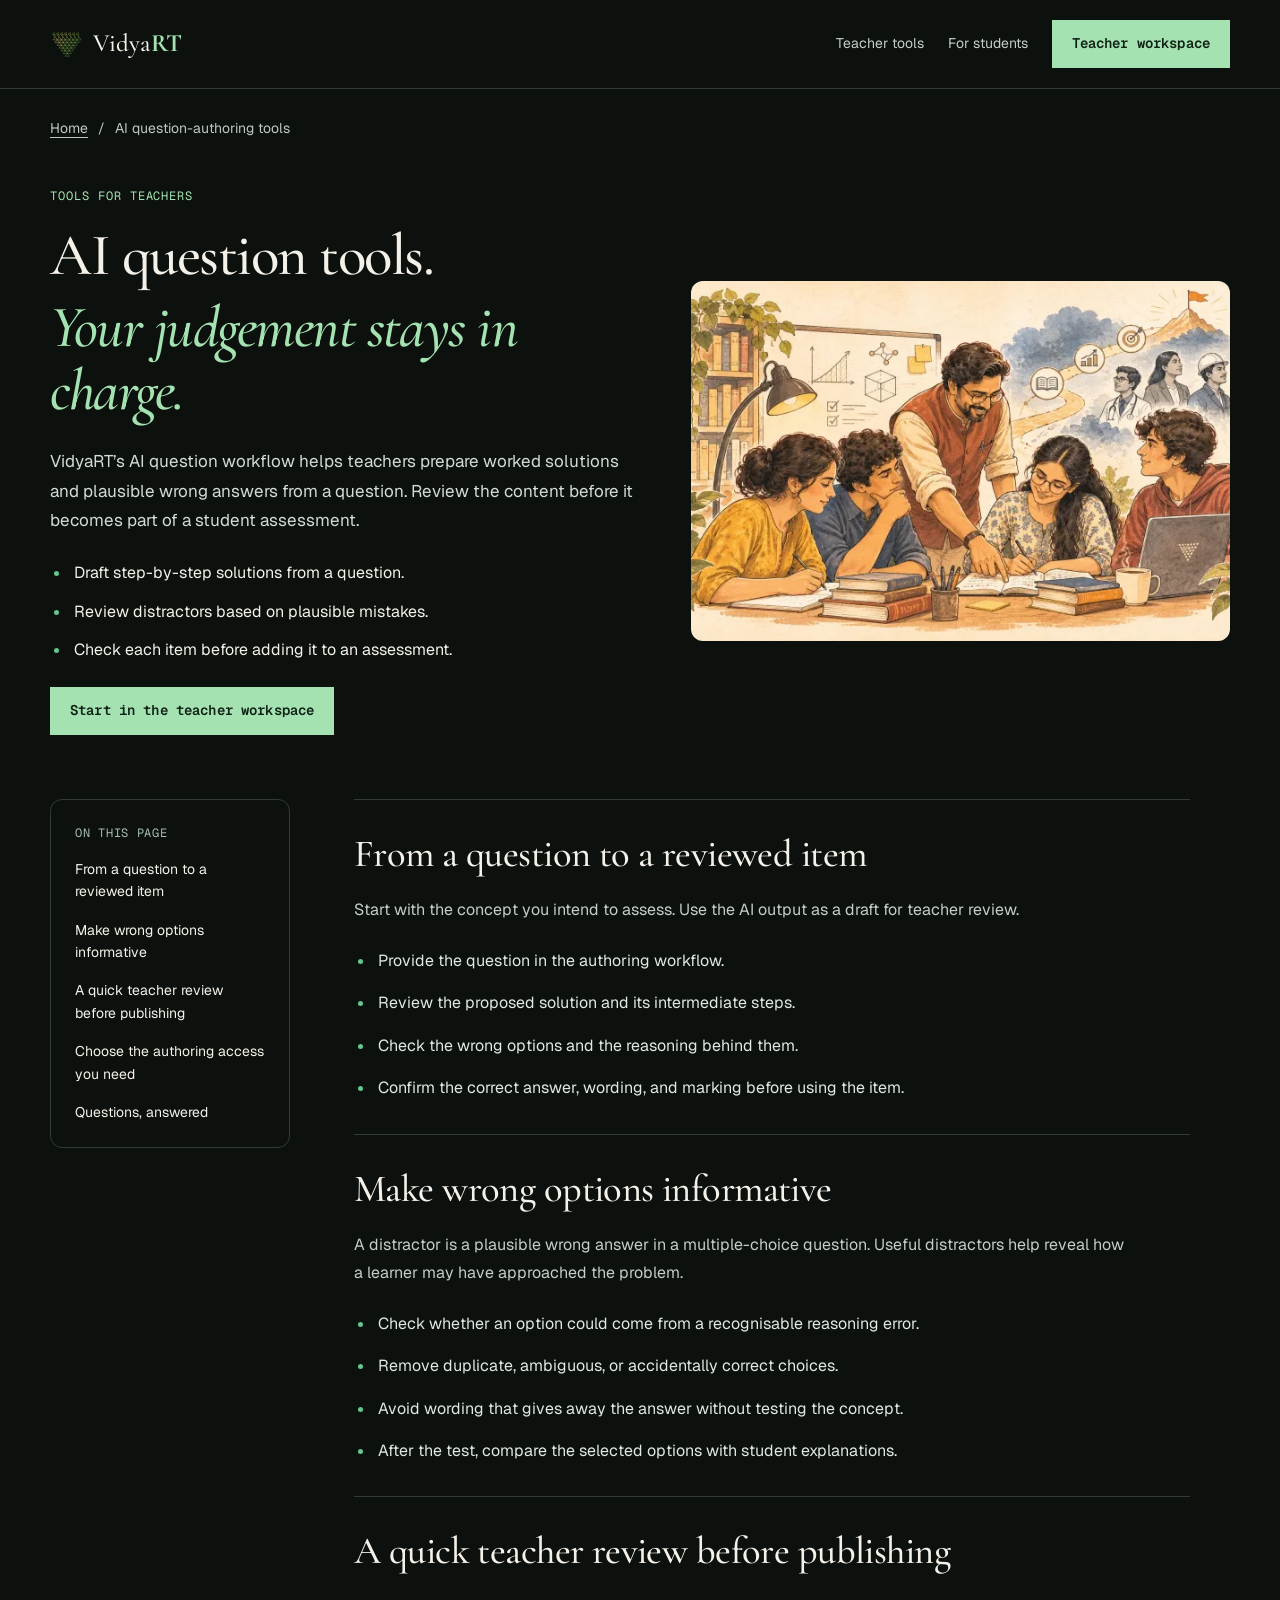
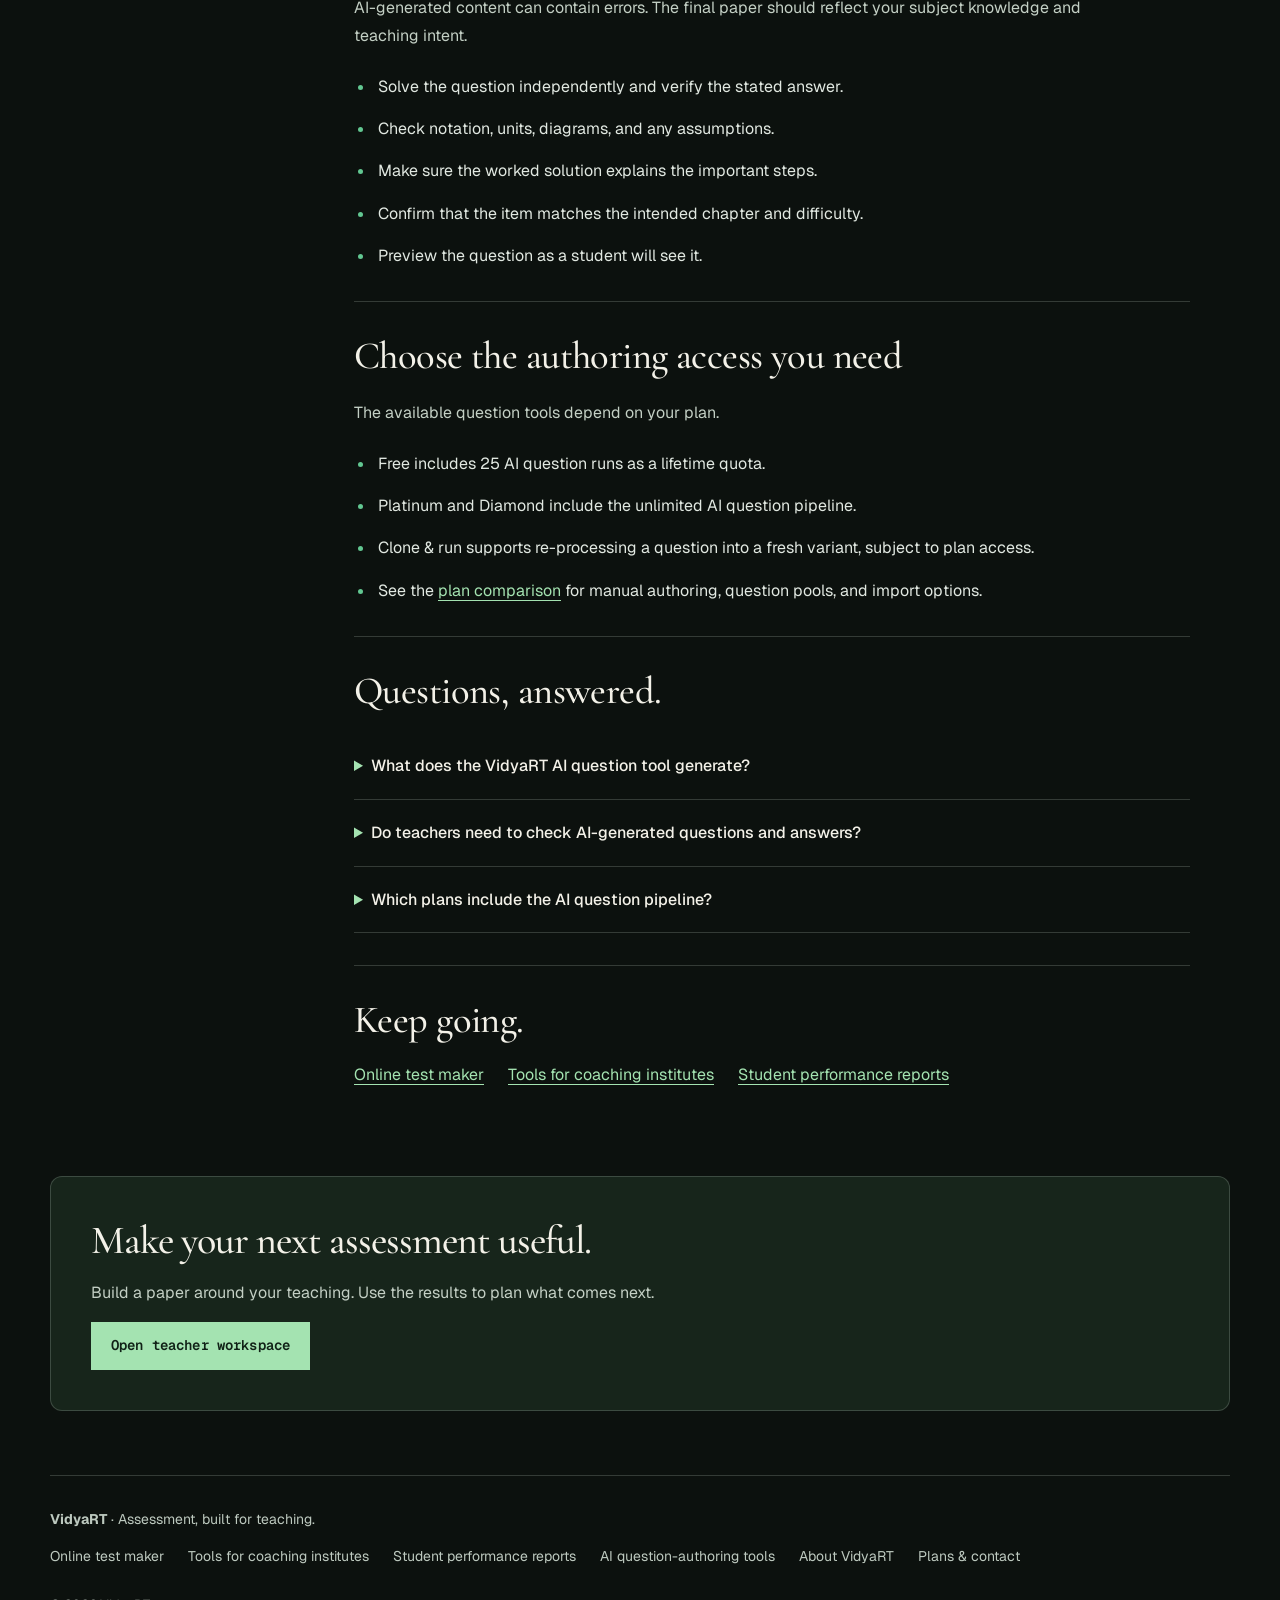
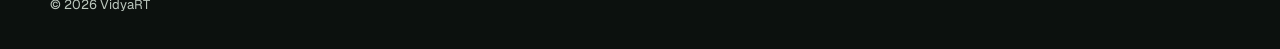
<file: ai-question-generator.html>
<!DOCTYPE html>

<html lang="en-IN"><head>
<meta charset="utf-8"/><meta content="width=device-width, initial-scale=1" name="viewport"/>
<title>AI Question &amp; Solution Tools for Teachers | VidyaRT</title>
<meta content="Use VidyaRT AI tools to draft worked solutions and plausible wrong answers, review misconception-based distractors, and prepare questions for your next test." name="description"/>
<meta content="index, follow, max-image-preview:large, max-snippet:-1, max-video-preview:-1" name="robots"/><meta content="VidyaRT" name="author"/>
<meta content="#10130f" name="theme-color"/><link href="https://vidyart.com/ai-question-generator.html" rel="canonical"/><link href="brand-mark.svg" rel="icon" type="image/svg+xml"/><link href="favicon.png" rel="alternate icon" type="image/png"/>
<meta content="AI Question &amp; Solution Tools for Teachers | VidyaRT" property="og:title"/><meta content="Use VidyaRT AI tools to draft worked solutions and plausible wrong answers, review misconception-based distractors, and prepare questions for your next test." property="og:description"/><meta content="website" property="og:type"/><meta content="https://vidyart.com/ai-question-generator.html" property="og:url"/><meta content="VidyaRT" property="og:site_name"/><meta content="en_IN" property="og:locale"/><meta content="https://vidyart.com/images/guided-learning.jpg" property="og:image"/><meta content="summary_large_image" name="twitter:card"/><meta content="AI Question &amp; Solution Tools for Teachers | VidyaRT" name="twitter:title"/><meta content="Use VidyaRT AI tools to draft worked solutions and plausible wrong answers, review misconception-based distractors, and prepare questions for your next test." name="twitter:description"/><meta content="https://vidyart.com/images/guided-learning.jpg" name="twitter:image"/>
<link href="https://fonts.googleapis.com" rel="preconnect"/><link crossorigin="" href="https://fonts.gstatic.com" rel="preconnect"/><link href="https://fonts.googleapis.com/css2?family=Geist+Mono:wght@400;500;600&amp;family=Geist:wght@400;500;600;700&amp;family=Cormorant+Garamond:ital,wght@0,500;0,600;1,500;1,600&amp;display=swap" rel="stylesheet"/><link href="site.css" rel="stylesheet"/>
<link href="refinements.css" rel="stylesheet"/>
<meta content="A teacher helps students understand a concept at their desks" property="og:image:alt"/>
<meta content="A teacher helps students understand a concept at their desks" name="twitter:image:alt"/>
<link href="scan.css" rel="stylesheet"/><link href="discover.css" rel="stylesheet"/><script type="application/ld+json">{"@context": "https://schema.org", "@graph": [{"@type": "Organization", "@id": "https://vidyart.com/#organization", "name": "VidyaRT", "url": "https://vidyart.com/", "logo": "https://vidyart.com/logo-mark.png"}, {"@type": "WebSite", "@id": "https://vidyart.com/#website", "url": "https://vidyart.com/", "name": "VidyaRT", "alternateName": "VidyaRT for Teachers", "inLanguage": "en-IN", "publisher": {"@id": "https://vidyart.com/#organization"}}, {"@type": "WebPage", "@id": "https://vidyart.com/ai-question-generator.html#webpage", "url": "https://vidyart.com/ai-question-generator.html", "name": "AI Question & Solution Tools for Teachers | VidyaRT", "description": "Use VidyaRT AI tools to draft worked solutions and plausible wrong answers, review misconception-based distractors, and prepare questions for your next test.", "inLanguage": "en-IN", "isPartOf": {"@id": "https://vidyart.com/#website"}, "about": {"@id": "https://vidyart.com/#application"}}, {"@type": "WebApplication", "@id": "https://vidyart.com/#application", "name": "VidyaRT for Teachers", "url": "https://admin.vidyart.online/", "applicationCategory": "EducationalApplication", "operatingSystem": "Web browser", "description": "Assessment creation, AI-assisted question authoring, exam controls, and student reports. Features depend on the plan.", "publisher": {"@id": "https://vidyart.com/#organization"}}, {"@type": "FAQPage", "@id": "https://vidyart.com/ai-question-generator.html#questions", "isPartOf": {"@id": "https://vidyart.com/ai-question-generator.html#webpage"}, "mainEntity": [{"@type": "Question", "name": "What does the VidyaRT AI question tool generate?", "acceptedAnswer": {"@type": "Answer", "text": "The AI workflow helps draft worked solutions and plausible wrong answers from a question. Teachers review the generated content before using it in a test."}}, {"@type": "Question", "name": "Do teachers need to check AI-generated questions and answers?", "acceptedAnswer": {"@type": "Answer", "text": "Yes. Verify the answer, reasoning, notation, assumptions, and options before assigning the question to students."}}, {"@type": "Question", "name": "Which plans include the AI question pipeline?", "acceptedAnswer": {"@type": "Answer", "text": "Free includes 25 AI question runs as a lifetime quota. Platinum and Diamond include the unlimited AI question pipeline. Consult the plans page for the full comparison."}}]}, {"@type": "BreadcrumbList", "@id": "https://vidyart.com/ai-question-generator.html#breadcrumb", "itemListElement": [{"@type": "ListItem", "position": 1, "name": "VidyaRT Teacher", "item": "https://vidyart.com/"}, {"@type": "ListItem", "position": 2, "name": "AI question-authoring tools", "item": "https://vidyart.com/ai-question-generator.html"}]}]}</script><meta content="1586" property="og:image:width"/><meta content="992" property="og:image:height"/><meta content="image/jpeg" property="og:image:type"/></head><body class="teacher-site guide-page"><a class="skip-link" href="#main-content">Skip to content</a><header class="guide-header"><div class="wrap"><a aria-label="VidyaRT home" class="brand" href="./"><img alt="" class="brand-icon" height="38" src="vidyart-logo.svg" width="34"/><span class="brand-name">Vidya<em>RT</em></span></a><nav aria-label="Main navigation"><a href="./#explore">Teacher tools</a><a href="https://vidyart.info/">For students</a><a class="button" href="https://admin.vidyart.online/">Teacher workspace</a></nav></div></header><main class="wrap" id="main-content"><nav aria-label="Breadcrumb" class="breadcrumbs"><a href="./">Home</a><span aria-hidden="true">/</span><span aria-current="page">AI question-authoring tools</span></nav><section class="guide-hero"><div><p class="eyebrow">TOOLS FOR TEACHERS</p><h1>AI question tools.<em>Your judgement stays in charge.</em></h1><p class="guide-lead">VidyaRT’s AI question workflow helps teachers prepare worked solutions and plausible wrong answers from a question. Review the content before it becomes part of a student assessment.</p><ul class="scan-list"><li>Draft step-by-step solutions from a question.</li><li>Review distractors based on plausible mistakes.</li><li>Check each item before adding it to an assessment.</li></ul><a class="button" href="https://admin.vidyart.online/">Start in the teacher workspace</a></div><figure><img alt="A teacher helps students understand a concept at their desks" decoding="async" fetchpriority="high" height="801" loading="eager" sizes="(max-width: 900px) calc(100vw - 32px), 580px" src="images/guided-learning.webp" srcset="images/guided-learning-640.webp 640w, images/guided-learning.webp 1280w" width="1280"/></figure></section><div class="guide-layout"><aside class="guide-toc"><p>ON THIS PAGE</p><nav aria-label="On this page"><a href="#workflow">From a question to a reviewed item</a><a href="#distractors">Make wrong options informative</a><a href="#check">A quick teacher review before publishing</a><a href="#access">Choose the authoring access you need</a><a href="#questions">Questions, answered</a></nav></aside><article class="guide-content"><section class="guide-section" id="workflow"><h2>From a question to a reviewed item</h2><p>Start with the concept you intend to assess. Use the AI output as a draft for teacher review.</p><ul class="scan-list"><li>Provide the question in the authoring workflow.</li><li>Review the proposed solution and its intermediate steps.</li><li>Check the wrong options and the reasoning behind them.</li><li>Confirm the correct answer, wording, and marking before using the item.</li></ul></section><section class="guide-section" id="distractors"><h2>Make wrong options informative</h2><p>A distractor is a plausible wrong answer in a multiple-choice question. Useful distractors help reveal how a learner may have approached the problem.</p><ul class="scan-list"><li>Check whether an option could come from a recognisable reasoning error.</li><li>Remove duplicate, ambiguous, or accidentally correct choices.</li><li>Avoid wording that gives away the answer without testing the concept.</li><li>After the test, compare the selected options with student explanations.</li></ul></section><section class="guide-section" id="check"><h2>A quick teacher review before publishing</h2><p>AI-generated content can contain errors. The final paper should reflect your subject knowledge and teaching intent.</p><ul class="scan-list"><li>Solve the question independently and verify the stated answer.</li><li>Check notation, units, diagrams, and any assumptions.</li><li>Make sure the worked solution explains the important steps.</li><li>Confirm that the item matches the intended chapter and difficulty.</li><li>Preview the question as a student will see it.</li></ul></section><section class="guide-section" id="access"><h2>Choose the authoring access you need</h2><p>The available question tools depend on your plan.</p><ul class="scan-list"><li>Free includes 25 AI question runs as a lifetime quota.</li><li>Platinum and Diamond include the unlimited AI question pipeline.</li><li>Clone &amp; run supports re-processing a question into a fresh variant, subject to plan access.</li><li>See the <a href="plans.html">plan comparison</a> for manual authoring, question pools, and import options.</li></ul></section><section class="guide-section guide-faq" id="questions"><h2>Questions, answered.</h2><details><summary>What does the VidyaRT AI question tool generate?</summary><p>The AI workflow helps draft worked solutions and plausible wrong answers from a question. Teachers review the generated content before using it in a test.</p></details><details><summary>Do teachers need to check AI-generated questions and answers?</summary><p>Yes. Verify the answer, reasoning, notation, assumptions, and options before assigning the question to students.</p></details><details><summary>Which plans include the AI question pipeline?</summary><p>Free includes 25 AI question runs as a lifetime quota. Platinum and Diamond include the unlimited AI question pipeline. Consult the plans page for the full comparison.</p></details></section><section class="guide-section"><h2>Keep going.</h2><nav aria-label="Related guides" class="related-links"><a href="online-test-maker.html">Online test maker</a><a href="coaching-institute-software.html">Tools for coaching institutes</a><a href="student-performance-reports.html">Student performance reports</a></nav></section></article></div><section class="guide-cta"><h2>Make your next assessment useful.</h2><p>Build a paper around your teaching. Use the results to plan what comes next.</p><a class="button" href="https://admin.vidyart.online/">Open teacher workspace</a></section></main><footer class="guide-footer wrap"><p><strong>VidyaRT</strong> · Assessment, built for teaching.</p><nav aria-label="Footer navigation"><a href="online-test-maker.html">Online test maker</a><a href="coaching-institute-software.html">Tools for coaching institutes</a><a href="student-performance-reports.html">Student performance reports</a><a href="ai-question-generator.html">AI question-authoring tools</a><a href="https://vidyart.com/about.html">About VidyaRT</a><a href="https://vidyart.com/plans.html">Plans &amp; contact</a></nav><small>© 2026 VidyaRT</small></footer><script src="/vidyart-analytics.js" defer></script>
</body></html>
</file>
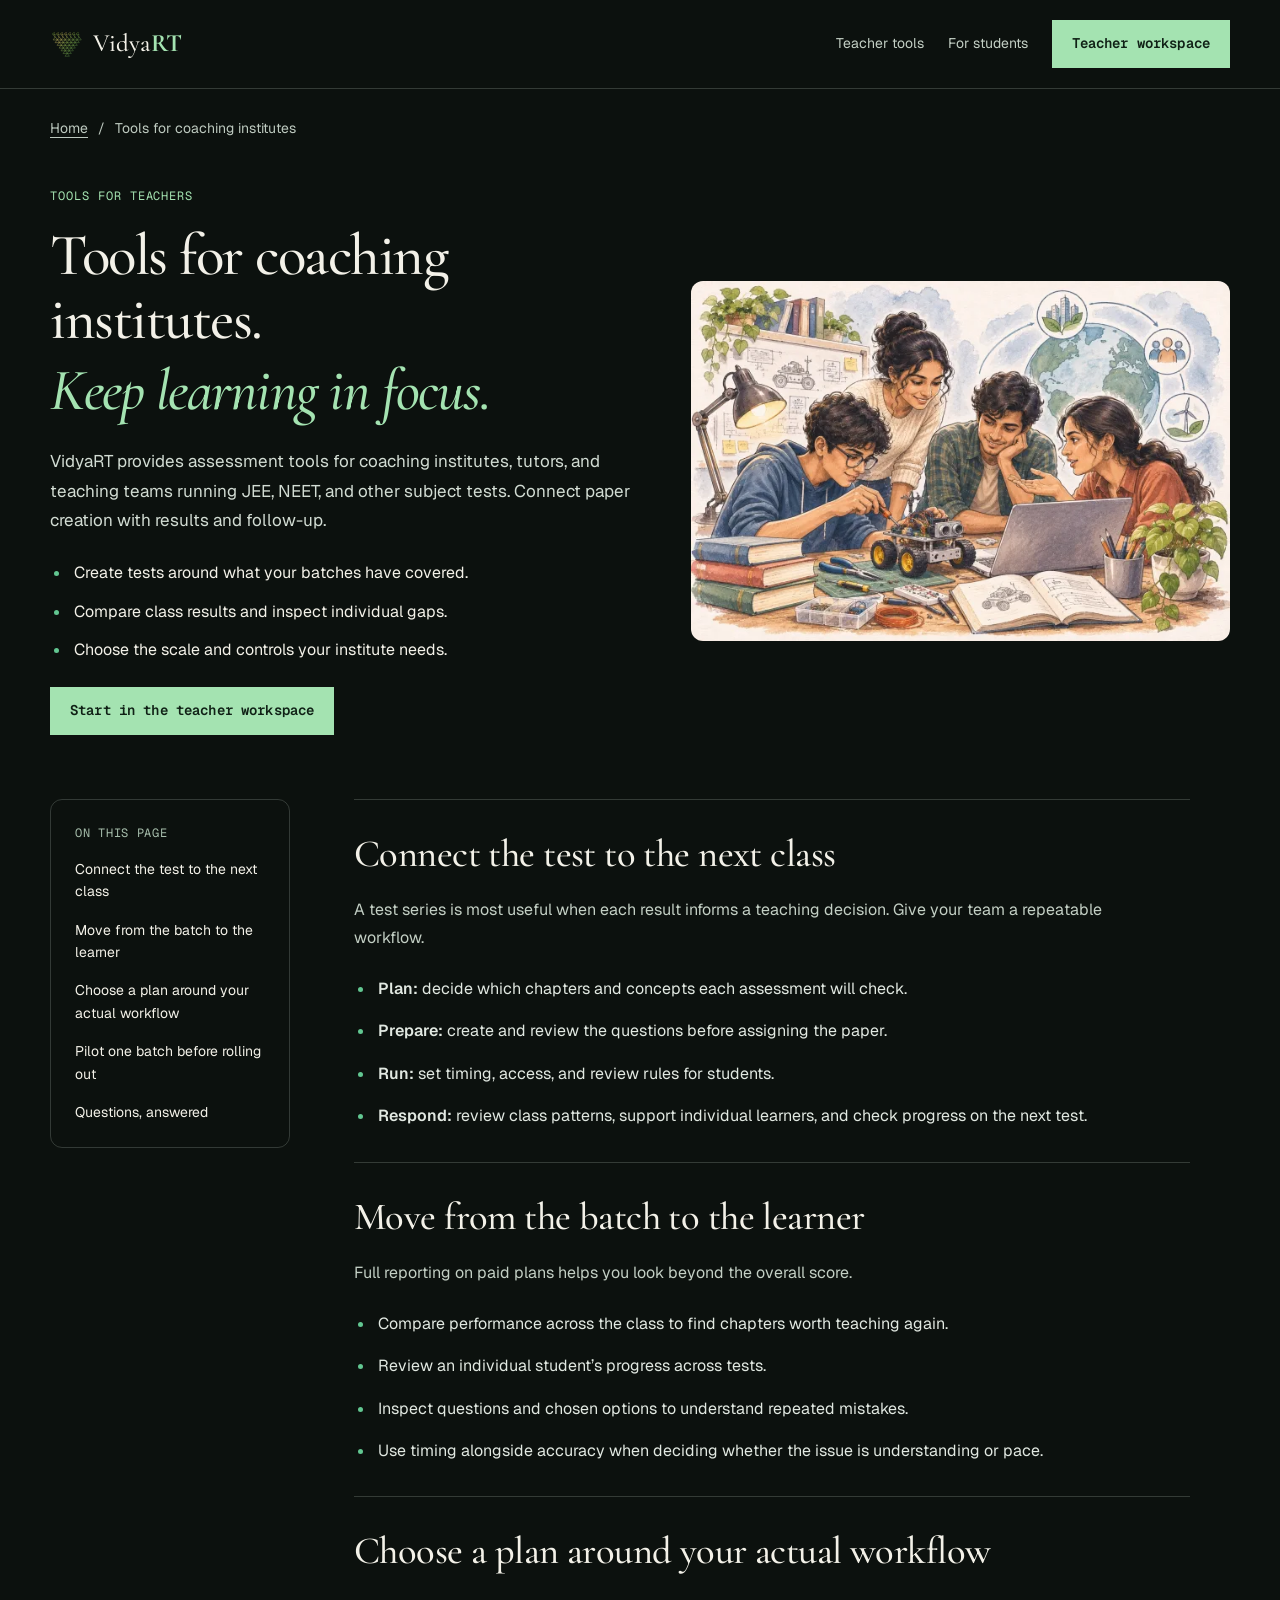
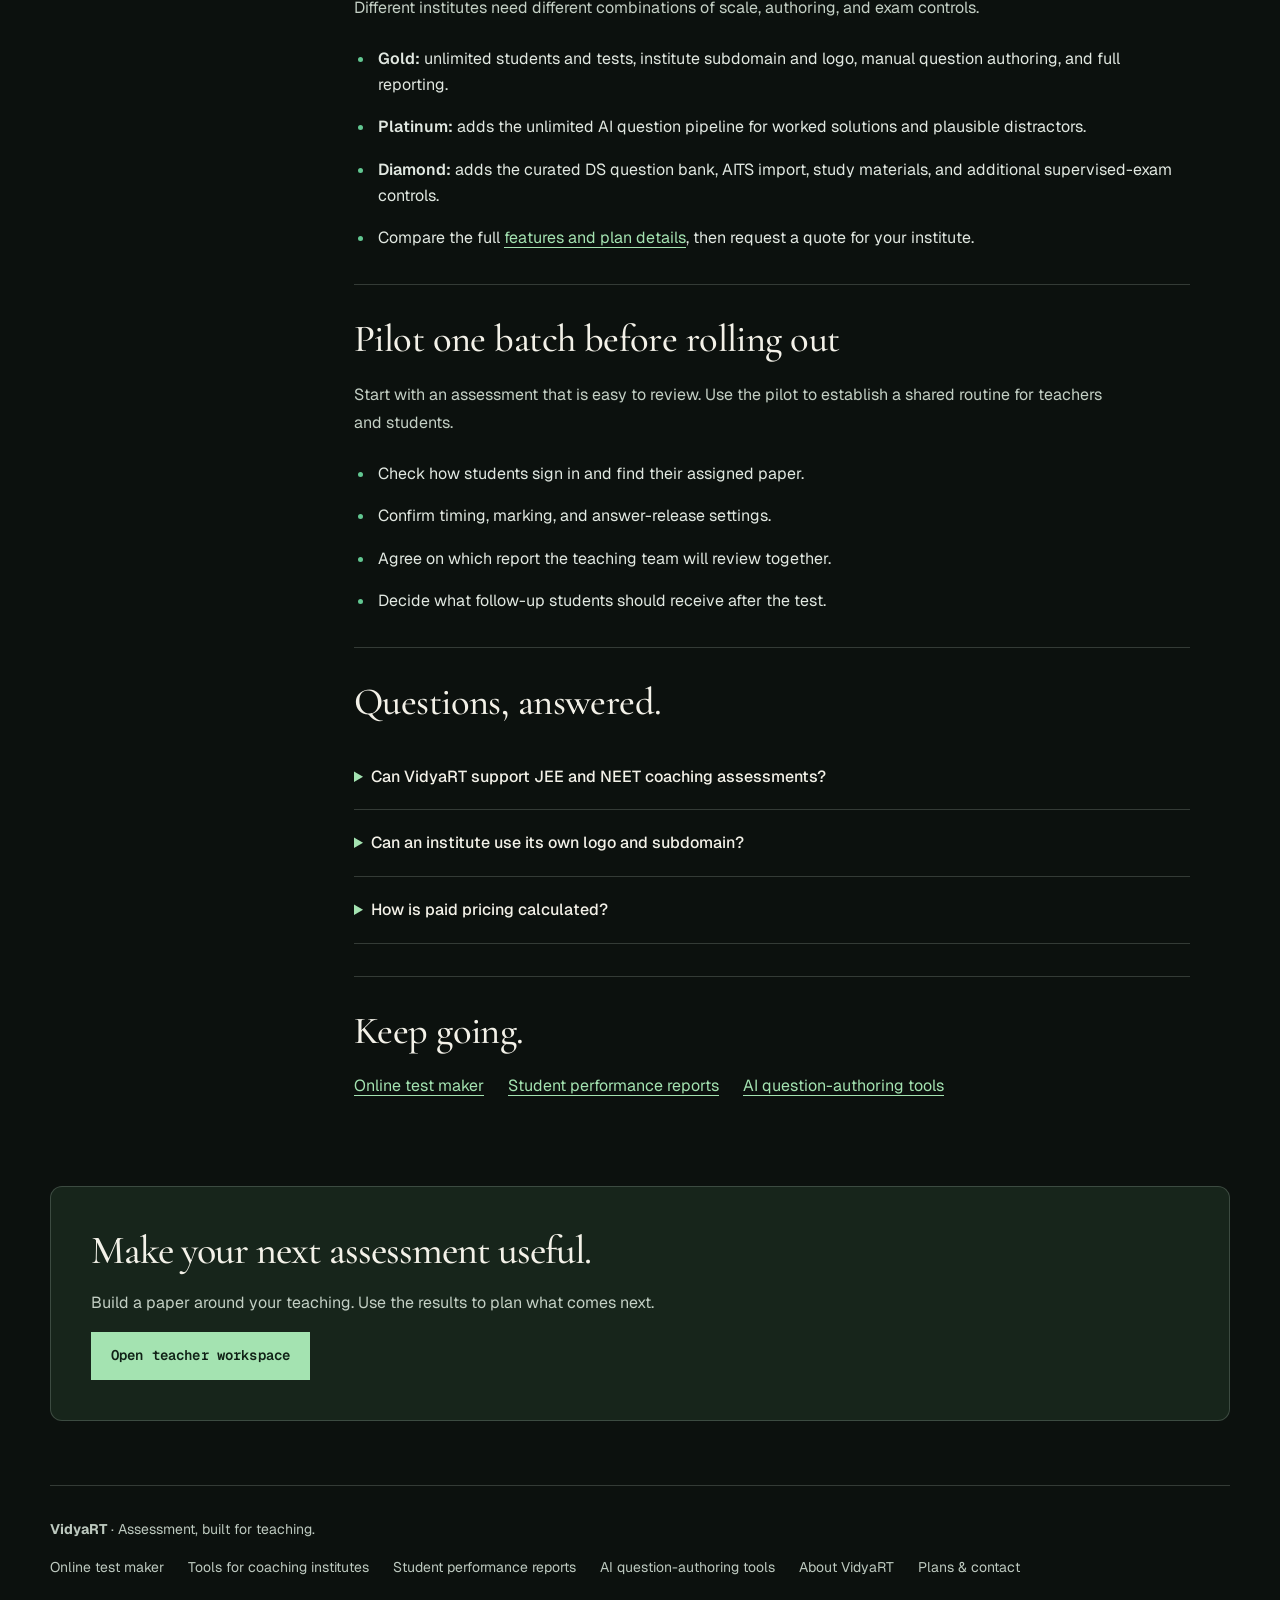
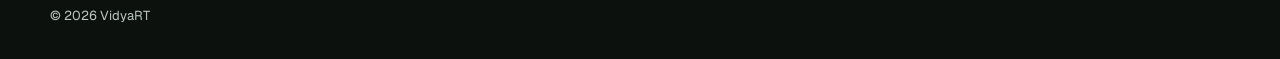
<file: coaching-institute-software.html>
<!DOCTYPE html>

<html lang="en-IN"><head>
<meta charset="utf-8"/><meta content="width=device-width, initial-scale=1" name="viewport"/>
<title>Assessment Software for Coaching Institutes | VidyaRT</title>
<meta content="Run JEE and NEET mock tests for your coaching institute with VidyaRT. Create papers, manage assessments, and review class, student and chapter performance." name="description"/>
<meta content="index, follow, max-image-preview:large, max-snippet:-1, max-video-preview:-1" name="robots"/><meta content="VidyaRT" name="author"/>
<meta content="#10130f" name="theme-color"/><link href="https://vidyart.com/coaching-institute-software.html" rel="canonical"/><link href="brand-mark.svg" rel="icon" type="image/svg+xml"/><link href="favicon.png" rel="alternate icon" type="image/png"/>
<meta content="Assessment Software for Coaching Institutes | VidyaRT" property="og:title"/><meta content="Run JEE and NEET mock tests for your coaching institute with VidyaRT. Create papers, manage assessments, and review class, student and chapter performance." property="og:description"/><meta content="website" property="og:type"/><meta content="https://vidyart.com/coaching-institute-software.html" property="og:url"/><meta content="VidyaRT" property="og:site_name"/><meta content="en_IN" property="og:locale"/><meta content="https://vidyart.com/images/learning-together.jpg" property="og:image"/><meta content="summary_large_image" name="twitter:card"/><meta content="Assessment Software for Coaching Institutes | VidyaRT" name="twitter:title"/><meta content="Run JEE and NEET mock tests for your coaching institute with VidyaRT. Create papers, manage assessments, and review class, student and chapter performance." name="twitter:description"/><meta content="https://vidyart.com/images/learning-together.jpg" name="twitter:image"/>
<link href="https://fonts.googleapis.com" rel="preconnect"/><link crossorigin="" href="https://fonts.gstatic.com" rel="preconnect"/><link href="https://fonts.googleapis.com/css2?family=Geist+Mono:wght@400;500;600&amp;family=Geist:wght@400;500;600;700&amp;family=Cormorant+Garamond:ital,wght@0,500;0,600;1,500;1,600&amp;display=swap" rel="stylesheet"/><link href="site.css" rel="stylesheet"/>
<link href="refinements.css" rel="stylesheet"/>
<meta content="A teacher works with students applying science concepts together" property="og:image:alt"/>
<meta content="A teacher works with students applying science concepts together" name="twitter:image:alt"/>
<link href="scan.css" rel="stylesheet"/><link href="discover.css" rel="stylesheet"/><script type="application/ld+json">{"@context": "https://schema.org", "@graph": [{"@type": "Organization", "@id": "https://vidyart.com/#organization", "name": "VidyaRT", "url": "https://vidyart.com/", "logo": "https://vidyart.com/logo-mark.png"}, {"@type": "WebSite", "@id": "https://vidyart.com/#website", "url": "https://vidyart.com/", "name": "VidyaRT", "alternateName": "VidyaRT for Teachers", "inLanguage": "en-IN", "publisher": {"@id": "https://vidyart.com/#organization"}}, {"@type": "WebPage", "@id": "https://vidyart.com/coaching-institute-software.html#webpage", "url": "https://vidyart.com/coaching-institute-software.html", "name": "Assessment Software for Coaching Institutes | VidyaRT", "description": "Run JEE and NEET mock tests for your coaching institute with VidyaRT. Create papers, manage assessments, and review class, student and chapter performance.", "inLanguage": "en-IN", "isPartOf": {"@id": "https://vidyart.com/#website"}, "about": {"@id": "https://vidyart.com/#application"}}, {"@type": "WebApplication", "@id": "https://vidyart.com/#application", "name": "VidyaRT for Teachers", "url": "https://admin.vidyart.online/", "applicationCategory": "EducationalApplication", "operatingSystem": "Web browser", "description": "Assessment creation, AI-assisted question authoring, exam controls, and student reports. Features depend on the plan.", "publisher": {"@id": "https://vidyart.com/#organization"}}, {"@type": "FAQPage", "@id": "https://vidyart.com/coaching-institute-software.html#questions", "isPartOf": {"@id": "https://vidyart.com/coaching-institute-software.html#webpage"}, "mainEntity": [{"@type": "Question", "name": "Can VidyaRT support JEE and NEET coaching assessments?", "acceptedAnswer": {"@type": "Answer", "text": "Yes. Teachers can build subject, chapter, and mock-test assessments for their students. Paper availability and question-bank access depend on the content and plan in use."}}, {"@type": "Question", "name": "Can an institute use its own logo and subdomain?", "acceptedAnswer": {"@type": "Answer", "text": "Gold and higher plans include an institute subdomain and logo. See the plan comparison or contact VidyaRT to discuss setup."}}, {"@type": "Question", "name": "How is paid pricing calculated?", "acceptedAnswer": {"@type": "Answer", "text": "Paid pricing is available on request and depends on the plan and student count. Use the contact form on the plans page to describe your institute’s requirements."}}]}, {"@type": "BreadcrumbList", "@id": "https://vidyart.com/coaching-institute-software.html#breadcrumb", "itemListElement": [{"@type": "ListItem", "position": 1, "name": "VidyaRT Teacher", "item": "https://vidyart.com/"}, {"@type": "ListItem", "position": 2, "name": "Tools for coaching institutes", "item": "https://vidyart.com/coaching-institute-software.html"}]}]}</script><meta content="1536" property="og:image:width"/><meta content="1024" property="og:image:height"/><meta content="image/jpeg" property="og:image:type"/></head><body class="teacher-site guide-page"><a class="skip-link" href="#main-content">Skip to content</a><header class="guide-header"><div class="wrap"><a aria-label="VidyaRT home" class="brand" href="./"><img alt="" class="brand-icon" height="38" src="vidyart-logo.svg" width="34"/><span class="brand-name">Vidya<em>RT</em></span></a><nav aria-label="Main navigation"><a href="./#explore">Teacher tools</a><a href="https://vidyart.info/">For students</a><a class="button" href="https://admin.vidyart.online/">Teacher workspace</a></nav></div></header><main class="wrap" id="main-content"><nav aria-label="Breadcrumb" class="breadcrumbs"><a href="./">Home</a><span aria-hidden="true">/</span><span aria-current="page">Tools for coaching institutes</span></nav><section class="guide-hero"><div><p class="eyebrow">TOOLS FOR TEACHERS</p><h1>Tools for coaching institutes.<em>Keep learning in focus.</em></h1><p class="guide-lead">VidyaRT provides assessment tools for coaching institutes, tutors, and teaching teams running JEE, NEET, and other subject tests. Connect paper creation with results and follow-up.</p><ul class="scan-list"><li>Create tests around what your batches have covered.</li><li>Compare class results and inspect individual gaps.</li><li>Choose the scale and controls your institute needs.</li></ul><a class="button" href="https://admin.vidyart.online/">Start in the teacher workspace</a></div><figure><img alt="A teacher works with students applying science concepts together" decoding="async" fetchpriority="high" height="854" loading="eager" sizes="(max-width: 900px) calc(100vw - 32px), 580px" src="images/learning-together.webp" srcset="images/learning-together-640.webp 640w, images/learning-together.webp 1280w" width="1280"/></figure></section><div class="guide-layout"><aside class="guide-toc"><p>ON THIS PAGE</p><nav aria-label="On this page"><a href="#workflow">Connect the test to the next class</a><a href="#reports">Move from the batch to the learner</a><a href="#choose">Choose a plan around your actual workflow</a><a href="#pilot">Pilot one batch before rolling out</a><a href="#questions">Questions, answered</a></nav></aside><article class="guide-content"><section class="guide-section" id="workflow"><h2>Connect the test to the next class</h2><p>A test series is most useful when each result informs a teaching decision. Give your team a repeatable workflow.</p><ul class="scan-list"><li><strong>Plan:</strong> decide which chapters and concepts each assessment will check.</li><li><strong>Prepare:</strong> create and review the questions before assigning the paper.</li><li><strong>Run:</strong> set timing, access, and review rules for students.</li><li><strong>Respond:</strong> review class patterns, support individual learners, and check progress on the next test.</li></ul></section><section class="guide-section" id="reports"><h2>Move from the batch to the learner</h2><p>Full reporting on paid plans helps you look beyond the overall score.</p><ul class="scan-list"><li>Compare performance across the class to find chapters worth teaching again.</li><li>Review an individual student’s progress across tests.</li><li>Inspect questions and chosen options to understand repeated mistakes.</li><li>Use timing alongside accuracy when deciding whether the issue is understanding or pace.</li></ul></section><section class="guide-section" id="choose"><h2>Choose a plan around your actual workflow</h2><p>Different institutes need different combinations of scale, authoring, and exam controls.</p><ul class="scan-list"><li><strong>Gold:</strong> unlimited students and tests, institute subdomain and logo, manual question authoring, and full reporting.</li><li><strong>Platinum:</strong> adds the unlimited AI question pipeline for worked solutions and plausible distractors.</li><li><strong>Diamond:</strong> adds the curated DS question bank, AITS import, study materials, and additional supervised-exam controls.</li><li>Compare the full <a href="plans.html">features and plan details</a>, then request a quote for your institute.</li></ul></section><section class="guide-section" id="pilot"><h2>Pilot one batch before rolling out</h2><p>Start with an assessment that is easy to review. Use the pilot to establish a shared routine for teachers and students.</p><ul class="scan-list"><li>Check how students sign in and find their assigned paper.</li><li>Confirm timing, marking, and answer-release settings.</li><li>Agree on which report the teaching team will review together.</li><li>Decide what follow-up students should receive after the test.</li></ul></section><section class="guide-section guide-faq" id="questions"><h2>Questions, answered.</h2><details><summary>Can VidyaRT support JEE and NEET coaching assessments?</summary><p>Yes. Teachers can build subject, chapter, and mock-test assessments for their students. Paper availability and question-bank access depend on the content and plan in use.</p></details><details><summary>Can an institute use its own logo and subdomain?</summary><p>Gold and higher plans include an institute subdomain and logo. See the plan comparison or contact VidyaRT to discuss setup.</p></details><details><summary>How is paid pricing calculated?</summary><p>Paid pricing is available on request and depends on the plan and student count. Use the contact form on the plans page to describe your institute’s requirements.</p></details></section><section class="guide-section"><h2>Keep going.</h2><nav aria-label="Related guides" class="related-links"><a href="online-test-maker.html">Online test maker</a><a href="student-performance-reports.html">Student performance reports</a><a href="ai-question-generator.html">AI question-authoring tools</a></nav></section></article></div><section class="guide-cta"><h2>Make your next assessment useful.</h2><p>Build a paper around your teaching. Use the results to plan what comes next.</p><a class="button" href="https://admin.vidyart.online/">Open teacher workspace</a></section></main><footer class="guide-footer wrap"><p><strong>VidyaRT</strong> · Assessment, built for teaching.</p><nav aria-label="Footer navigation"><a href="online-test-maker.html">Online test maker</a><a href="coaching-institute-software.html">Tools for coaching institutes</a><a href="student-performance-reports.html">Student performance reports</a><a href="ai-question-generator.html">AI question-authoring tools</a><a href="https://vidyart.com/about.html">About VidyaRT</a><a href="https://vidyart.com/plans.html">Plans &amp; contact</a></nav><small>© 2026 VidyaRT</small></footer><script src="/vidyart-analytics.js" defer></script>
</body></html>
</file>
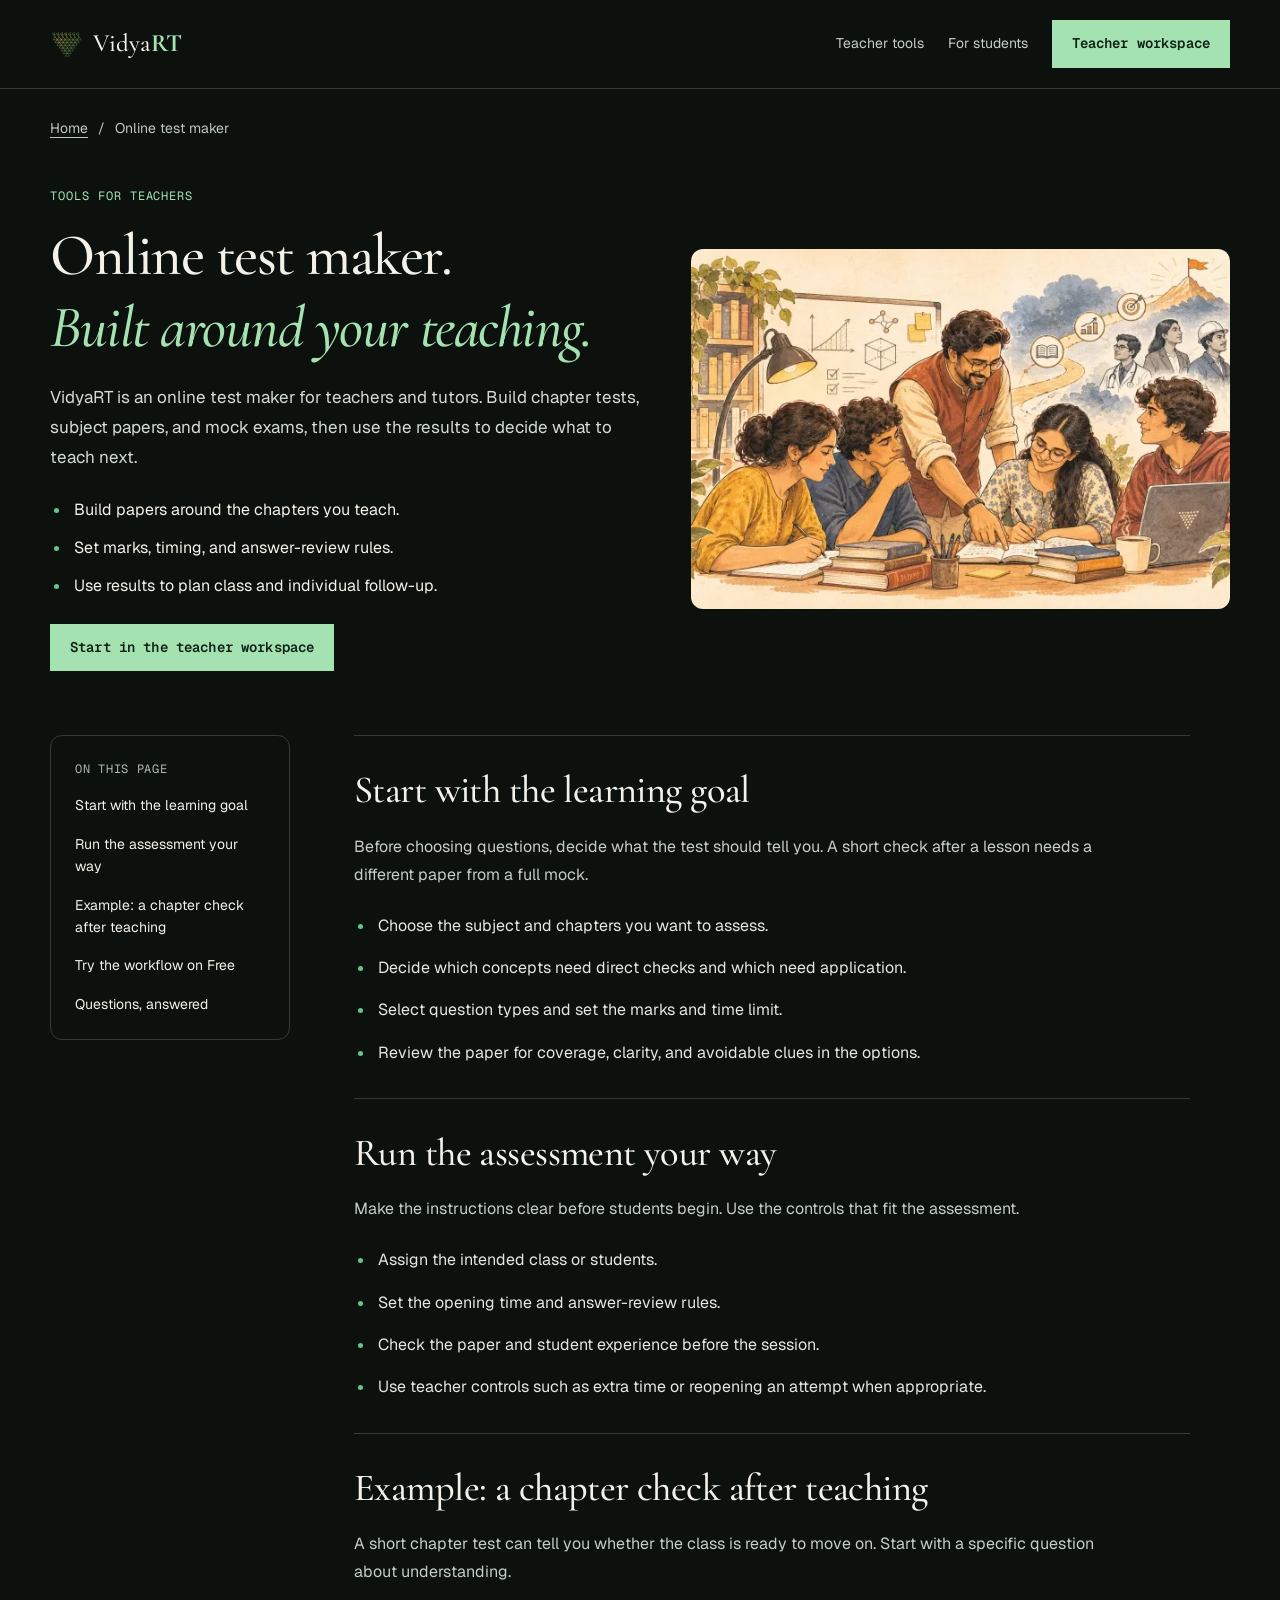
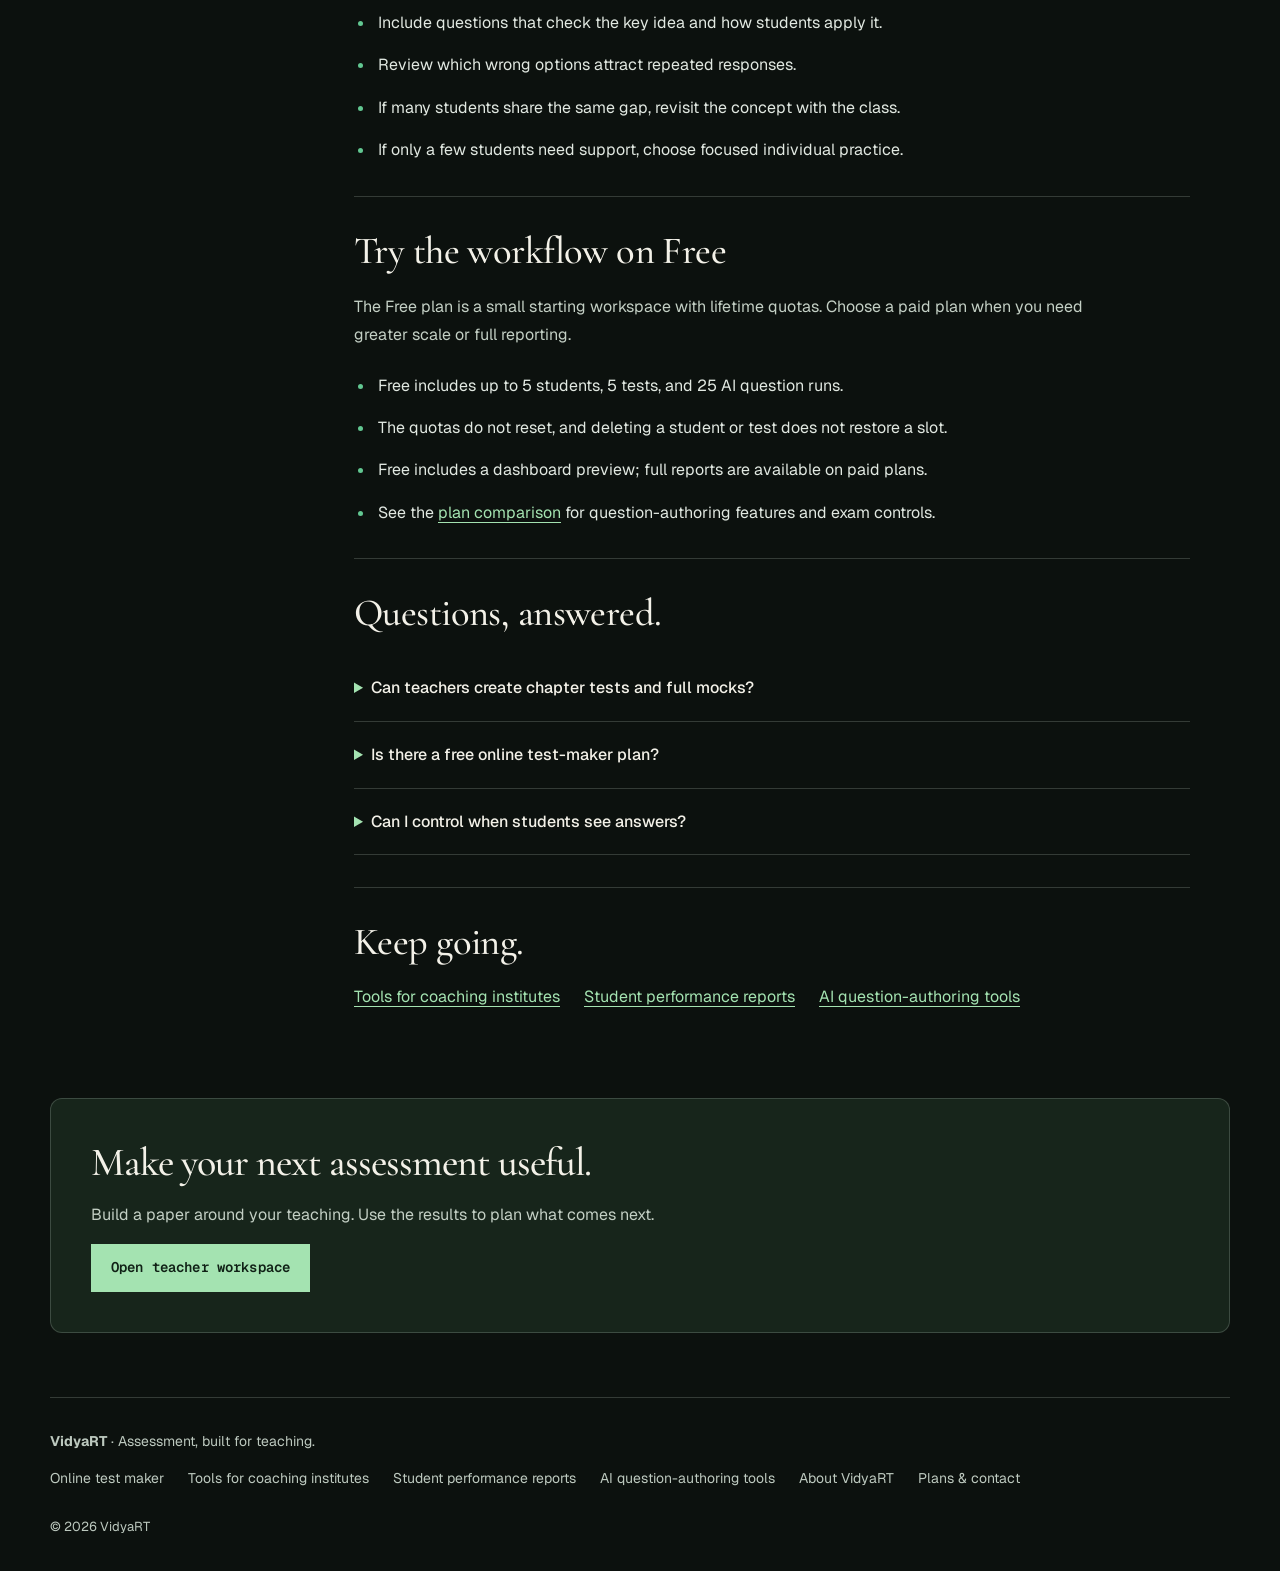
<file: online-test-maker.html>
<!DOCTYPE html>

<html lang="en-IN"><head>
<meta charset="utf-8"/><meta content="width=device-width, initial-scale=1" name="viewport"/>
<title>Online Test Maker for Teachers | VidyaRT</title>
<meta content="Create online tests with VidyaRT: choose chapters and question types, set marks and timing, assign students, and review results to plan your next lesson." name="description"/>
<meta content="index, follow, max-image-preview:large, max-snippet:-1, max-video-preview:-1" name="robots"/><meta content="VidyaRT" name="author"/>
<meta content="#10130f" name="theme-color"/><link href="https://vidyart.com/online-test-maker.html" rel="canonical"/><link href="brand-mark.svg" rel="icon" type="image/svg+xml"/><link href="favicon.png" rel="alternate icon" type="image/png"/>
<meta content="Online Test Maker for Teachers | VidyaRT" property="og:title"/><meta content="Create online tests with VidyaRT: choose chapters and question types, set marks and timing, assign students, and review results to plan your next lesson." property="og:description"/><meta content="website" property="og:type"/><meta content="https://vidyart.com/online-test-maker.html" property="og:url"/><meta content="VidyaRT" property="og:site_name"/><meta content="en_IN" property="og:locale"/><meta content="https://vidyart.com/images/guided-learning.jpg" property="og:image"/><meta content="summary_large_image" name="twitter:card"/><meta content="Online Test Maker for Teachers | VidyaRT" name="twitter:title"/><meta content="Create online tests with VidyaRT: choose chapters and question types, set marks and timing, assign students, and review results to plan your next lesson." name="twitter:description"/><meta content="https://vidyart.com/images/guided-learning.jpg" name="twitter:image"/>
<link href="https://fonts.googleapis.com" rel="preconnect"/><link crossorigin="" href="https://fonts.gstatic.com" rel="preconnect"/><link href="https://fonts.googleapis.com/css2?family=Geist+Mono:wght@400;500;600&amp;family=Geist:wght@400;500;600;700&amp;family=Cormorant+Garamond:ital,wght@0,500;0,600;1,500;1,600&amp;display=swap" rel="stylesheet"/><link href="site.css" rel="stylesheet"/>
<link href="refinements.css" rel="stylesheet"/>
<meta content="A teacher guides students through a shared learning session" property="og:image:alt"/>
<meta content="A teacher guides students through a shared learning session" name="twitter:image:alt"/>
<link href="scan.css" rel="stylesheet"/><link href="discover.css" rel="stylesheet"/><script type="application/ld+json">{"@context": "https://schema.org", "@graph": [{"@type": "Organization", "@id": "https://vidyart.com/#organization", "name": "VidyaRT", "url": "https://vidyart.com/", "logo": "https://vidyart.com/logo-mark.png"}, {"@type": "WebSite", "@id": "https://vidyart.com/#website", "url": "https://vidyart.com/", "name": "VidyaRT", "alternateName": "VidyaRT for Teachers", "inLanguage": "en-IN", "publisher": {"@id": "https://vidyart.com/#organization"}}, {"@type": "WebPage", "@id": "https://vidyart.com/online-test-maker.html#webpage", "url": "https://vidyart.com/online-test-maker.html", "name": "Online Test Maker for Teachers | VidyaRT", "description": "Create online tests with VidyaRT: choose chapters and question types, set marks and timing, assign students, and review results to plan your next lesson.", "inLanguage": "en-IN", "isPartOf": {"@id": "https://vidyart.com/#website"}, "about": {"@id": "https://vidyart.com/#application"}}, {"@type": "WebApplication", "@id": "https://vidyart.com/#application", "name": "VidyaRT for Teachers", "url": "https://admin.vidyart.online/", "applicationCategory": "EducationalApplication", "operatingSystem": "Web browser", "description": "Assessment creation, AI-assisted question authoring, exam controls, and student reports. Features depend on the plan.", "publisher": {"@id": "https://vidyart.com/#organization"}}, {"@type": "FAQPage", "@id": "https://vidyart.com/online-test-maker.html#questions", "isPartOf": {"@id": "https://vidyart.com/online-test-maker.html#webpage"}, "mainEntity": [{"@type": "Question", "name": "Can teachers create chapter tests and full mocks?", "acceptedAnswer": {"@type": "Answer", "text": "Yes. VidyaRT supports choosing subjects, chapters, and question types, with marks and timing set for the paper."}}, {"@type": "Question", "name": "Is there a free online test-maker plan?", "acceptedAnswer": {"@type": "Answer", "text": "Yes. VidyaRT Free includes lifetime quotas of 5 students, 5 tests, and 25 AI question runs. No card or trial expiry is required. Full reporting and other features depend on the plan."}}, {"@type": "Question", "name": "Can I control when students see answers?", "acceptedAnswer": {"@type": "Answer", "text": "Yes. Teachers can set answer-review rules for the assessment. Review those settings before sharing the paper."}}]}, {"@type": "BreadcrumbList", "@id": "https://vidyart.com/online-test-maker.html#breadcrumb", "itemListElement": [{"@type": "ListItem", "position": 1, "name": "VidyaRT Teacher", "item": "https://vidyart.com/"}, {"@type": "ListItem", "position": 2, "name": "Online test maker", "item": "https://vidyart.com/online-test-maker.html"}]}]}</script><meta content="1586" property="og:image:width"/><meta content="992" property="og:image:height"/><meta content="image/jpeg" property="og:image:type"/></head><body class="teacher-site guide-page"><a class="skip-link" href="#main-content">Skip to content</a><header class="guide-header"><div class="wrap"><a aria-label="VidyaRT home" class="brand" href="./"><img alt="" class="brand-icon" height="38" src="vidyart-logo.svg" width="34"/><span class="brand-name">Vidya<em>RT</em></span></a><nav aria-label="Main navigation"><a href="./#explore">Teacher tools</a><a href="https://vidyart.info/">For students</a><a class="button" href="https://admin.vidyart.online/">Teacher workspace</a></nav></div></header><main class="wrap" id="main-content"><nav aria-label="Breadcrumb" class="breadcrumbs"><a href="./">Home</a><span aria-hidden="true">/</span><span aria-current="page">Online test maker</span></nav><section class="guide-hero"><div><p class="eyebrow">TOOLS FOR TEACHERS</p><h1>Online test maker.<em>Built around your teaching.</em></h1><p class="guide-lead">VidyaRT is an online test maker for teachers and tutors. Build chapter tests, subject papers, and mock exams, then use the results to decide what to teach next.</p><ul class="scan-list"><li>Build papers around the chapters you teach.</li><li>Set marks, timing, and answer-review rules.</li><li>Use results to plan class and individual follow-up.</li></ul><a class="button" href="https://admin.vidyart.online/">Start in the teacher workspace</a></div><figure><img alt="A teacher guides students through a shared learning session" decoding="async" fetchpriority="high" height="801" loading="eager" sizes="(max-width: 900px) calc(100vw - 32px), 580px" src="images/guided-learning.webp" srcset="images/guided-learning-640.webp 640w, images/guided-learning.webp 1280w" width="1280"/></figure></section><div class="guide-layout"><aside class="guide-toc"><p>ON THIS PAGE</p><nav aria-label="On this page"><a href="#blueprint">Start with the learning goal</a><a href="#run">Run the assessment your way</a><a href="#example">Example: a chapter check after teaching</a><a href="#plans">Try the workflow on Free</a><a href="#questions">Questions, answered</a></nav></aside><article class="guide-content"><section class="guide-section" id="blueprint"><h2>Start with the learning goal</h2><p>Before choosing questions, decide what the test should tell you. A short check after a lesson needs a different paper from a full mock.</p><ul class="scan-list"><li>Choose the subject and chapters you want to assess.</li><li>Decide which concepts need direct checks and which need application.</li><li>Select question types and set the marks and time limit.</li><li>Review the paper for coverage, clarity, and avoidable clues in the options.</li></ul></section><section class="guide-section" id="run"><h2>Run the assessment your way</h2><p>Make the instructions clear before students begin. Use the controls that fit the assessment.</p><ul class="scan-list"><li>Assign the intended class or students.</li><li>Set the opening time and answer-review rules.</li><li>Check the paper and student experience before the session.</li><li>Use teacher controls such as extra time or reopening an attempt when appropriate.</li></ul></section><section class="guide-section" id="example"><h2>Example: a chapter check after teaching</h2><p>A short chapter test can tell you whether the class is ready to move on. Start with a specific question about understanding.</p><ul class="scan-list"><li>Include questions that check the key idea and how students apply it.</li><li>Review which wrong options attract repeated responses.</li><li>If many students share the same gap, revisit the concept with the class.</li><li>If only a few students need support, choose focused individual practice.</li></ul></section><section class="guide-section" id="plans"><h2>Try the workflow on Free</h2><p>The Free plan is a small starting workspace with lifetime quotas. Choose a paid plan when you need greater scale or full reporting.</p><ul class="scan-list"><li>Free includes up to 5 students, 5 tests, and 25 AI question runs.</li><li>The quotas do not reset, and deleting a student or test does not restore a slot.</li><li>Free includes a dashboard preview; full reports are available on paid plans.</li><li>See the <a href="plans.html">plan comparison</a> for question-authoring features and exam controls.</li></ul></section><section class="guide-section guide-faq" id="questions"><h2>Questions, answered.</h2><details><summary>Can teachers create chapter tests and full mocks?</summary><p>Yes. VidyaRT supports choosing subjects, chapters, and question types, with marks and timing set for the paper.</p></details><details><summary>Is there a free online test-maker plan?</summary><p>Yes. VidyaRT Free includes lifetime quotas of 5 students, 5 tests, and 25 AI question runs. No card or trial expiry is required. Full reporting and other features depend on the plan.</p></details><details><summary>Can I control when students see answers?</summary><p>Yes. Teachers can set answer-review rules for the assessment. Review those settings before sharing the paper.</p></details></section><section class="guide-section"><h2>Keep going.</h2><nav aria-label="Related guides" class="related-links"><a href="coaching-institute-software.html">Tools for coaching institutes</a><a href="student-performance-reports.html">Student performance reports</a><a href="ai-question-generator.html">AI question-authoring tools</a></nav></section></article></div><section class="guide-cta"><h2>Make your next assessment useful.</h2><p>Build a paper around your teaching. Use the results to plan what comes next.</p><a class="button" href="https://admin.vidyart.online/">Open teacher workspace</a></section></main><footer class="guide-footer wrap"><p><strong>VidyaRT</strong> · Assessment, built for teaching.</p><nav aria-label="Footer navigation"><a href="online-test-maker.html">Online test maker</a><a href="coaching-institute-software.html">Tools for coaching institutes</a><a href="student-performance-reports.html">Student performance reports</a><a href="ai-question-generator.html">AI question-authoring tools</a><a href="https://vidyart.com/about.html">About VidyaRT</a><a href="https://vidyart.com/plans.html">Plans &amp; contact</a></nav><small>© 2026 VidyaRT</small></footer><script src="/vidyart-analytics.js" defer></script>
</body></html>
</file>
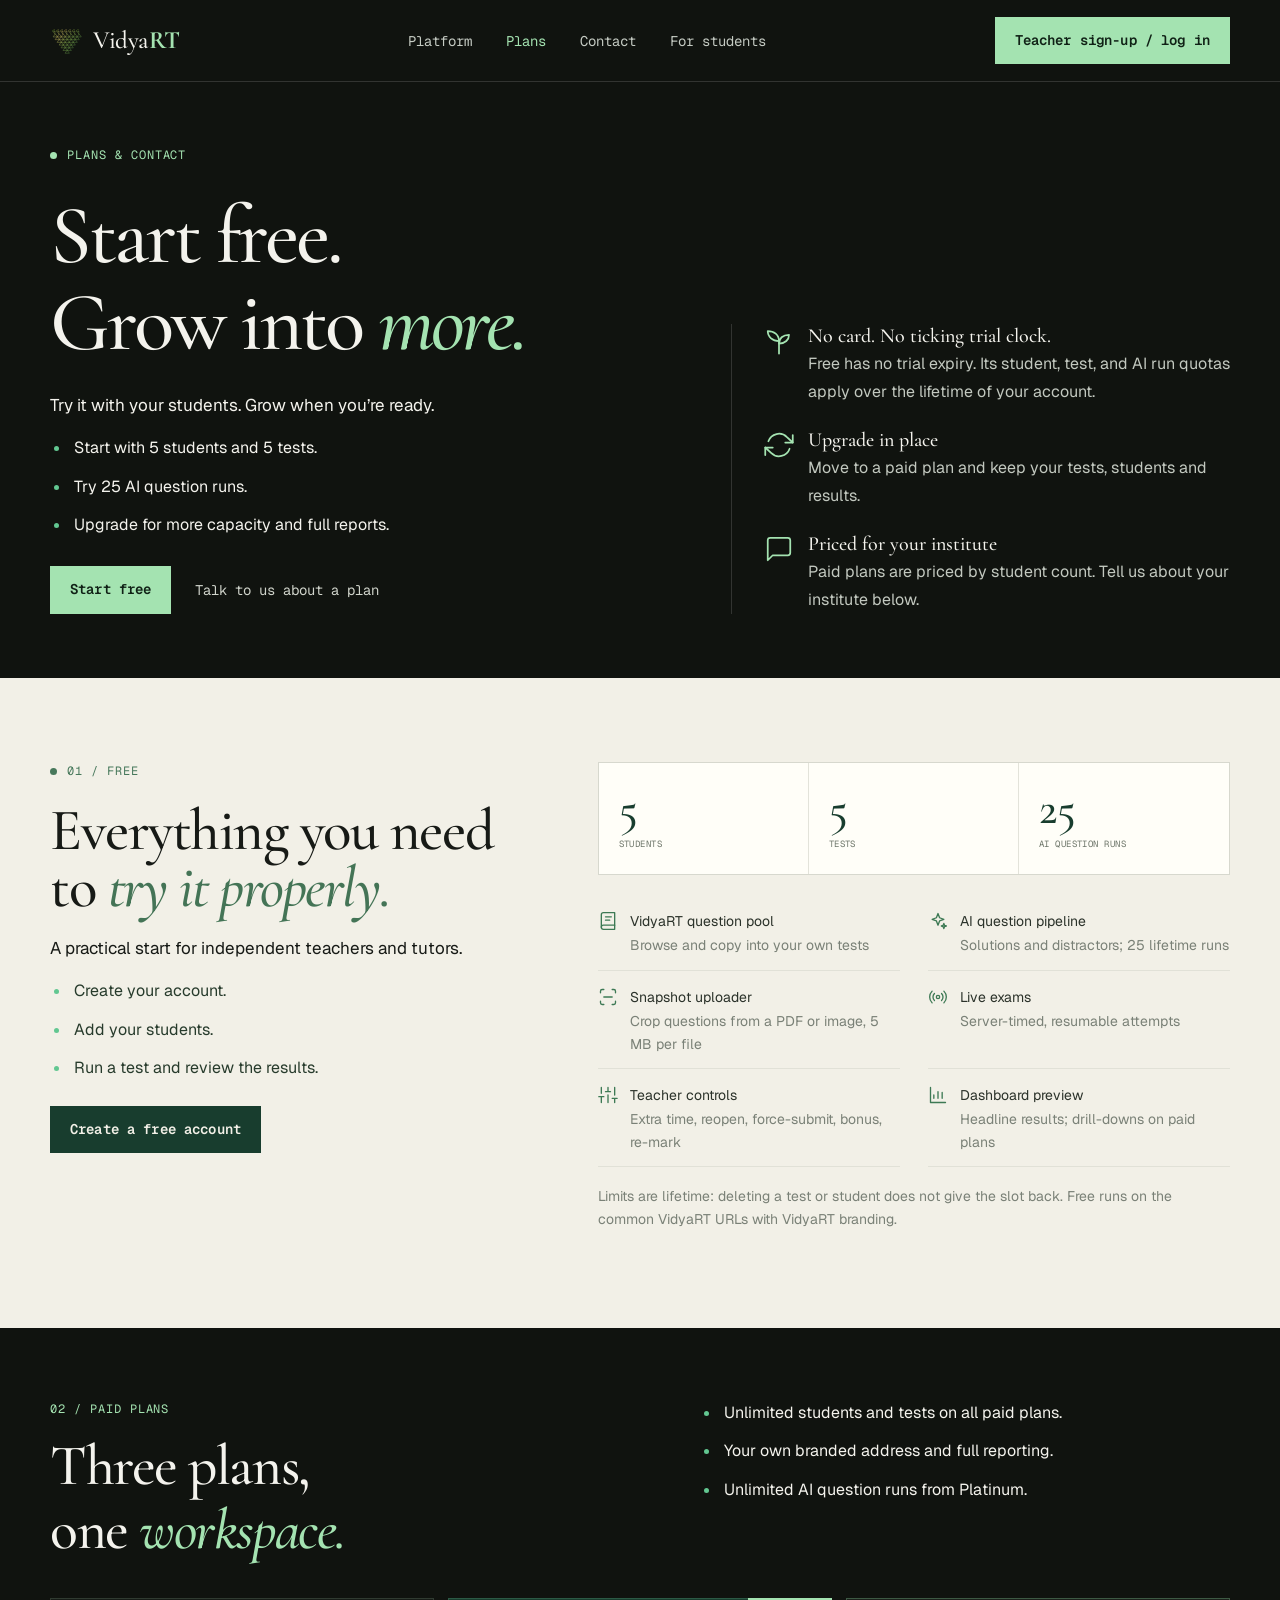
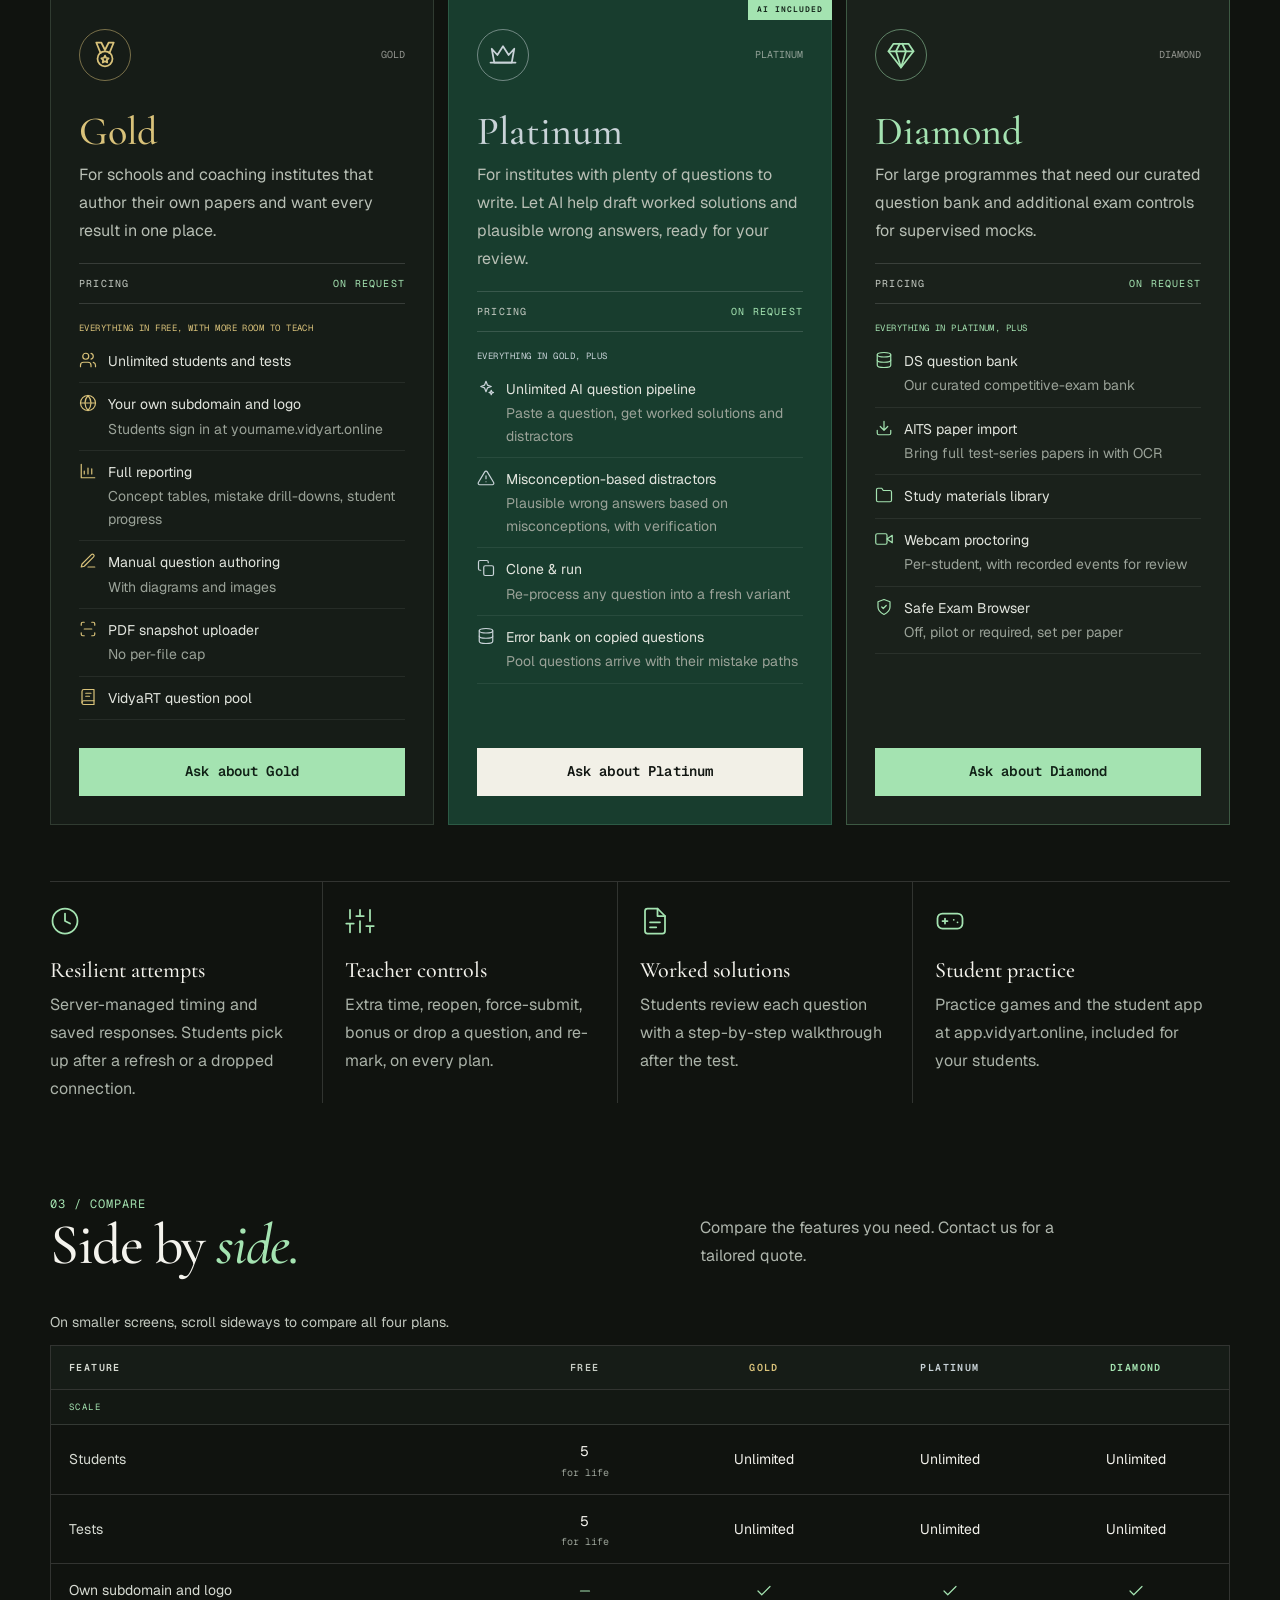
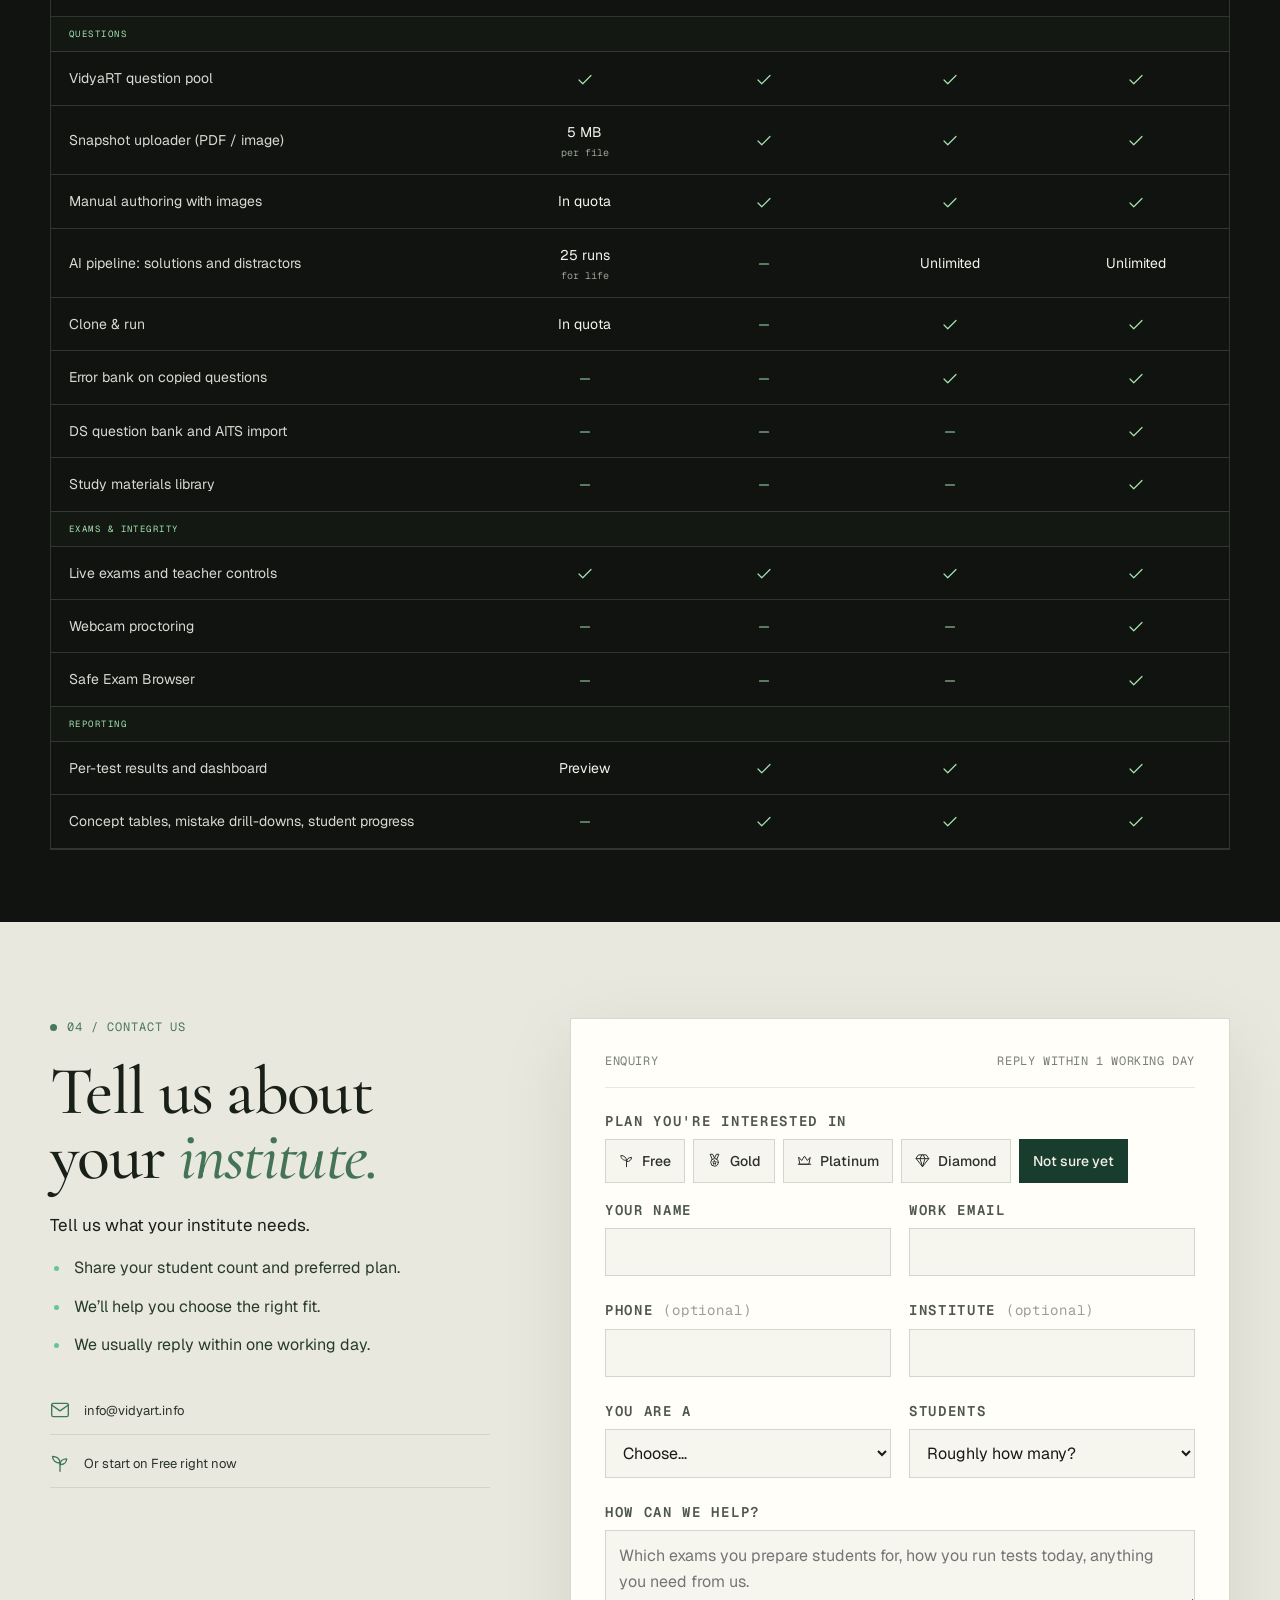
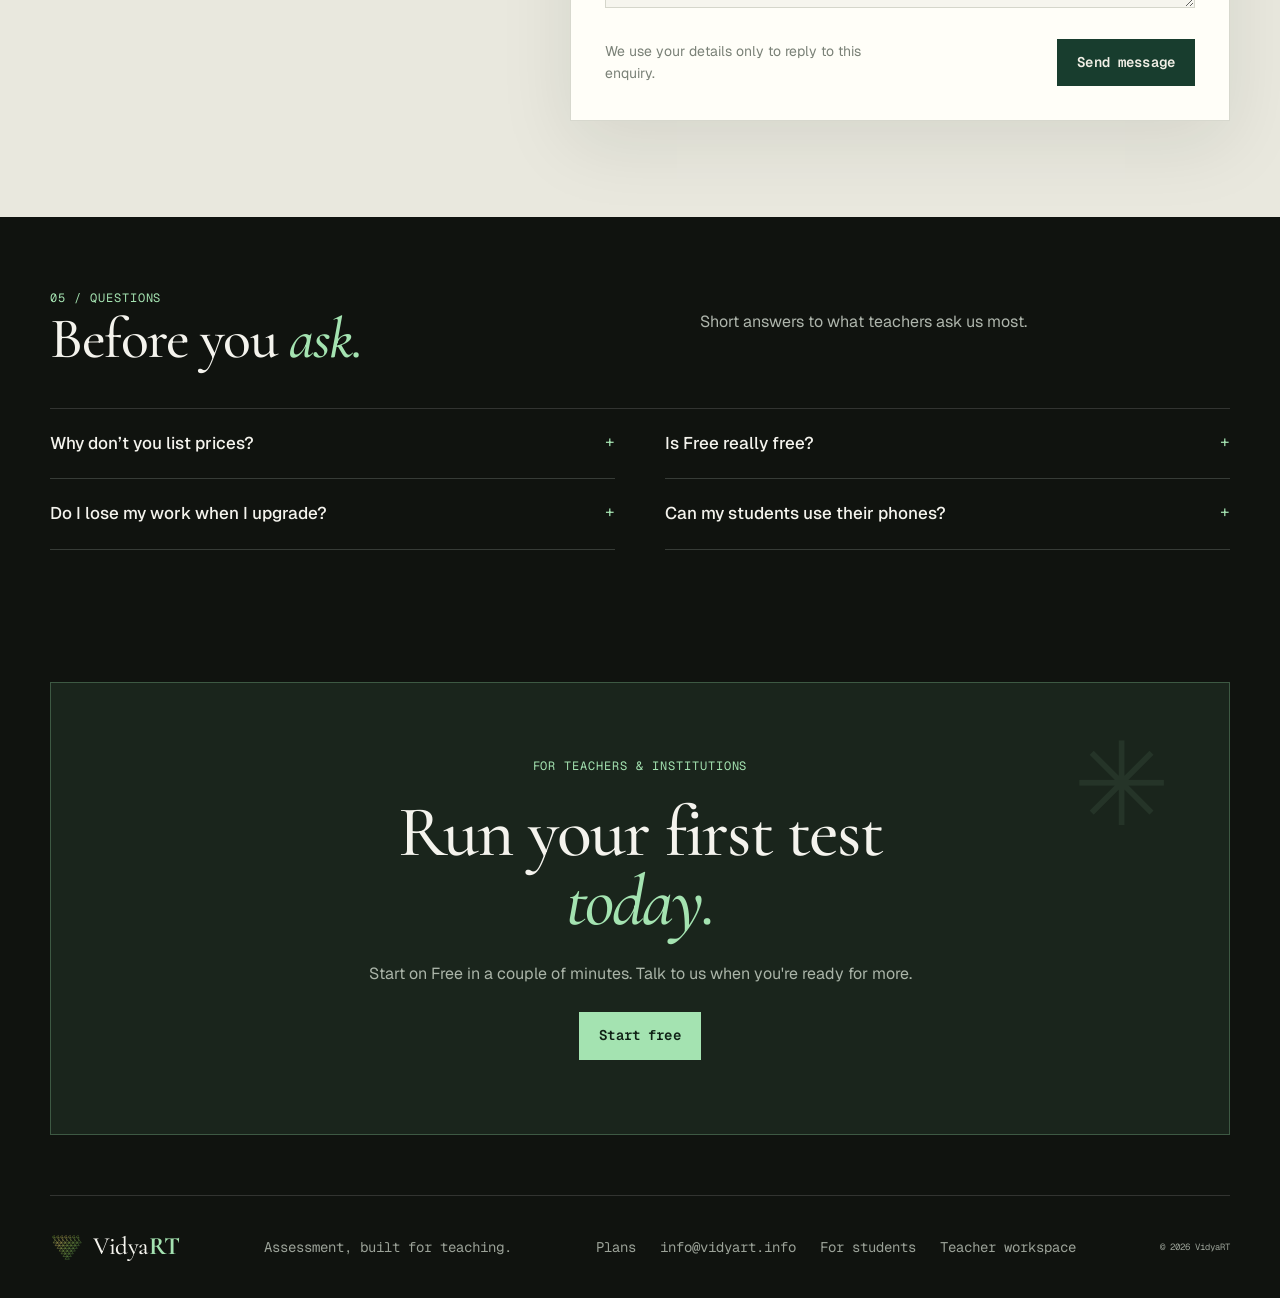
<file: plans.html>
<!DOCTYPE html>

<html lang="en-IN"><head>
<meta charset="utf-8"/><meta content="width=device-width, initial-scale=1" name="viewport"/>
<title>Teacher Assessment Plans &amp; Pricing | VidyaRT</title>
<meta content="Compare VidyaRT Free, Gold, Platinum, and Diamond. Start with 5 students, 5 tests, and 25 AI question runs. Contact us for paid plan pricing." name="description"/>
<meta content="#10130f" name="theme-color"/><link href="https://vidyart.com/plans.html" rel="canonical"/><link href="brand-mark.svg" rel="icon" type="image/svg+xml"/><link href="favicon.png" rel="alternate icon" type="image/png"/>
<meta content="Teacher Assessment Plans &amp; Pricing | VidyaRT" property="og:title"/><meta content="Compare VidyaRT Free, Gold, Platinum, and Diamond. Start with 5 students, 5 tests, and 25 AI question runs. Contact us for paid plan pricing." property="og:description"/><meta content="website" property="og:type"/><meta content="https://vidyart.com/plans.html" property="og:url"/><meta content="https://vidyart.com/images/guided-learning.jpg" property="og:image"/><meta content="summary_large_image" name="twitter:card"/>
<link href="https://fonts.googleapis.com" rel="preconnect"/><link crossorigin="" href="https://fonts.gstatic.com" rel="preconnect"/><link href="https://fonts.googleapis.com/css2?family=Geist+Mono:wght@400;500;600&amp;family=Geist:wght@400;500;600;700&amp;family=Cormorant+Garamond:ital,wght@0,500;0,600;1,500;1,600&amp;display=swap" rel="stylesheet"/>
<link href="site.css" rel="stylesheet"/><link href="plans.css" rel="stylesheet"/>
<link href="refinements.css" rel="stylesheet"/>
<meta content="Teacher Assessment Plans &amp; Pricing | VidyaRT" name="twitter:title"/>
<meta content="Compare VidyaRT Free, Gold, Platinum, and Diamond. Start with 5 students, 5 tests, and 25 AI question runs. Contact us for paid plan pricing." name="twitter:description"/>
<meta content="https://vidyart.com/images/guided-learning.jpg" name="twitter:image"/>
<meta content="A teacher guides students through their work" property="og:image:alt"/>
<meta content="A teacher guides students through their work" name="twitter:image:alt"/>
<meta content="index, follow, max-image-preview:large, max-snippet:-1, max-video-preview:-1" name="robots"/>
<link href="scan.css" rel="stylesheet"/><meta content="VidyaRT" property="og:site_name"/><meta content="en_IN" property="og:locale"/><link href="discover.css" rel="stylesheet"/><script type="application/ld+json">{"@context": "https://schema.org", "@graph": [{"@type": "Organization", "@id": "https://vidyart.com/#organization", "name": "VidyaRT", "url": "https://vidyart.com/", "logo": "https://vidyart.com/logo-mark.png"}, {"@type": "WebSite", "@id": "https://vidyart.com/#website", "url": "https://vidyart.com/", "name": "VidyaRT", "alternateName": "VidyaRT for Teachers", "inLanguage": "en-IN", "publisher": {"@id": "https://vidyart.com/#organization"}}, {"@type": "WebPage", "@id": "https://vidyart.com/plans.html#webpage", "url": "https://vidyart.com/plans.html", "name": "Teacher Assessment Plans & Pricing | VidyaRT", "description": "Compare VidyaRT Free, Gold, Platinum, and Diamond. Start with 5 students, 5 tests, and 25 AI question runs. Contact us for paid plan pricing.", "inLanguage": "en-IN", "isPartOf": {"@id": "https://vidyart.com/#website"}, "about": {"@id": "https://vidyart.com/#application"}}, {"@type": "WebApplication", "@id": "https://vidyart.com/#application", "name": "VidyaRT for Teachers", "url": "https://admin.vidyart.online/", "applicationCategory": "EducationalApplication", "operatingSystem": "Web browser", "description": "Assessment creation, AI-assisted question authoring, exam controls, and student reports. Features depend on the plan.", "publisher": {"@id": "https://vidyart.com/#organization"}}, {"@type": "FAQPage", "@id": "https://vidyart.com/plans.html#questions", "isPartOf": {"@id": "https://vidyart.com/plans.html#webpage"}, "mainEntity": [{"@type": "Question", "name": "Why don’t you list prices?", "acceptedAnswer": {"@type": "Answer", "text": "Paid pricing depends on student count and the plan you choose. Send an enquiry for a quote."}}, {"@type": "Question", "name": "Is Free really free?", "acceptedAnswer": {"@type": "Answer", "text": "Yes. No card and no trial period. 5 students, 5 tests, and 25 AI runs are lifetime quotas. Your existing work stays visible when a quota runs out."}}, {"@type": "Question", "name": "Do I lose my work when I upgrade?", "acceptedAnswer": {"@type": "Answer", "text": "No. Your tests, students, questions, and results stay in place."}}, {"@type": "Question", "name": "Can my students use their phones?", "acceptedAnswer": {"@type": "Answer", "text": "Students can take browser-based tests in the student app. Safe Exam Browser on Diamond needs a supported setup. Pilot the required exam mode on student devices first."}}]}, {"@type": "BreadcrumbList", "@id": "https://vidyart.com/plans.html#breadcrumb", "itemListElement": [{"@type": "ListItem", "position": 1, "name": "VidyaRT Teacher", "item": "https://vidyart.com/"}, {"@type": "ListItem", "position": 2, "name": "Plans & pricing", "item": "https://vidyart.com/plans.html"}]}]}</script><meta content="1586" property="og:image:width"/><meta content="992" property="og:image:height"/><meta content="image/jpeg" property="og:image:type"/></head><body class="teacher-site plans-page">
<a class="skip-link" href="#main-content">Skip to content</a>
<svg aria-hidden="true" height="0" style="position:absolute" width="0">
<defs>
<symbol id="i-check" viewbox="0 0 24 24"><path d="M20 6 9 17l-5-5"></path></symbol>
<symbol id="i-minus" viewbox="0 0 24 24"><path d="M6 12h12"></path></symbol>
<symbol id="i-users" viewbox="0 0 24 24"><path d="M16 21v-2a4 4 0 0 0-4-4H6a4 4 0 0 0-4 4v2"></path><circle cx="9" cy="7" r="4"></circle><path d="M22 21v-2a4 4 0 0 0-3-3.87"></path><path d="M16 3.13a4 4 0 0 1 0 7.75"></path></symbol>
<symbol id="i-file" viewbox="0 0 24 24"><path d="M14 2H6a2 2 0 0 0-2 2v16a2 2 0 0 0 2 2h12a2 2 0 0 0 2-2V8z"></path><path d="M14 2v6h6"></path><path d="M8 13h8M8 17h5"></path></symbol>
<symbol id="i-spark" viewbox="0 0 24 24"><path d="M12 3l1.9 5.1L19 10l-5.1 1.9L12 17l-1.9-5.1L5 10l5.1-1.9z"></path><path d="M19 15l.8 2.2L22 18l-2.2.8L19 21l-.8-2.2L16 18l2.2-.8z"></path></symbol>
<symbol id="i-library" viewbox="0 0 24 24"><path d="M4 19.5A2.5 2.5 0 0 1 6.5 17H20"></path><path d="M6.5 2H20v20H6.5A2.5 2.5 0 0 1 4 19.5v-15A2.5 2.5 0 0 1 6.5 2z"></path><path d="M9 7h7M9 11h5"></path></symbol>
<symbol id="i-scan" viewbox="0 0 24 24"><path d="M3 7V5a2 2 0 0 1 2-2h2M17 3h2a2 2 0 0 1 2 2v2M21 17v2a2 2 0 0 1-2 2h-2M7 21H5a2 2 0 0 1-2-2v-2"></path><path d="M7 12h10"></path></symbol>
<symbol id="i-live" viewbox="0 0 24 24"><circle cx="12" cy="12" r="2"></circle><path d="M16.24 7.76a6 6 0 0 1 0 8.49M7.76 16.24a6 6 0 0 1 0-8.49M19.07 4.93a10 10 0 0 1 0 14.14M4.93 19.07a10 10 0 0 1 0-14.14"></path></symbol>
<symbol id="i-sliders" viewbox="0 0 24 24"><path d="M4 21v-7M4 10V3M12 21v-9M12 8V3M20 21v-5M20 12V3M1 14h6M9 8h6M17 16h6"></path></symbol>
<symbol id="i-chart" viewbox="0 0 24 24"><path d="M3 3v18h18"></path><path d="M7 16v-4M12 16V8M17 16v-7"></path></symbol>
<symbol id="i-pen" viewbox="0 0 24 24"><path d="M12 20h9"></path><path d="M16.5 3.5a2.12 2.12 0 0 1 3 3L7 19l-4 1 1-4z"></path></symbol>
<symbol id="i-image" viewbox="0 0 24 24"><rect height="18" rx="2" width="18" x="3" y="3"></rect><circle cx="8.5" cy="8.5" r="1.5"></circle><path d="M21 15l-5-5L5 21"></path></symbol>
<symbol id="i-globe" viewbox="0 0 24 24"><circle cx="12" cy="12" r="10"></circle><path d="M2 12h20"></path><path d="M12 2a15.3 15.3 0 0 1 4 10 15.3 15.3 0 0 1-4 10 15.3 15.3 0 0 1-4-10 15.3 15.3 0 0 1 4-10z"></path></symbol>
<symbol id="i-copy" viewbox="0 0 24 24"><rect height="13" rx="2" width="13" x="9" y="9"></rect><path d="M5 15H4a2 2 0 0 1-2-2V4a2 2 0 0 1 2-2h9a2 2 0 0 1 2 2v1"></path></symbol>
<symbol id="i-alert" viewbox="0 0 24 24"><path d="M10.29 3.86 1.82 18a2 2 0 0 0 1.71 3h16.94a2 2 0 0 0 1.71-3L13.71 3.86a2 2 0 0 0-3.42 0z"></path><path d="M12 9v4M12 17h.01"></path></symbol>
<symbol id="i-db" viewbox="0 0 24 24"><ellipse cx="12" cy="5" rx="9" ry="3"></ellipse><path d="M21 12c0 1.66-4 3-9 3s-9-1.34-9-3"></path><path d="M3 5v14c0 1.66 4 3 9 3s9-1.34 9-3V5"></path></symbol>
<symbol id="i-import" viewbox="0 0 24 24"><path d="M21 15v4a2 2 0 0 1-2 2H5a2 2 0 0 1-2-2v-4"></path><path d="M7 10l5 5 5-5M12 15V3"></path></symbol>
<symbol id="i-folder" viewbox="0 0 24 24"><path d="M22 19a2 2 0 0 1-2 2H4a2 2 0 0 1-2-2V5a2 2 0 0 1 2-2h5l2 3h9a2 2 0 0 1 2 2z"></path></symbol>
<symbol id="i-camera" viewbox="0 0 24 24"><path d="M23 7l-7 5 7 5V7z"></path><rect height="14" rx="2" width="15" x="1" y="5"></rect></symbol>
<symbol id="i-shield" viewbox="0 0 24 24"><path d="M12 22s8-4 8-10V5l-8-3-8 3v7c0 6 8 10 8 10z"></path><path d="M9 12l2 2 4-4"></path></symbol>
<symbol id="i-clock" viewbox="0 0 24 24"><circle cx="12" cy="12" r="10"></circle><path d="M12 6v6l4 2"></path></symbol>
<symbol id="i-refresh" viewbox="0 0 24 24"><path d="M23 4v6h-6M1 20v-6h6"></path><path d="M3.51 9a9 9 0 0 1 14.85-3.36L23 10M1 14l4.64 4.36A9 9 0 0 0 20.49 15"></path></symbol>
<symbol id="i-game" viewbox="0 0 24 24"><rect height="12" rx="4" width="20" x="2" y="6"></rect><path d="M6 12h4M8 10v4M15 11h.01M18 13h.01"></path></symbol>
<symbol id="i-mail" viewbox="0 0 24 24"><rect height="16" rx="2" width="20" x="2" y="4"></rect><path d="M22 6l-10 7L2 6"></path></symbol>
<symbol id="i-msg" viewbox="0 0 24 24"><path d="M21 15a2 2 0 0 1-2 2H7l-4 4V5a2 2 0 0 1 2-2h14a2 2 0 0 1 2 2z"></path></symbol>
<symbol id="i-seed" viewbox="0 0 24 24"><path d="M12 22V12"></path><path d="M12 12C12 7 8 4 3 4c0 5 4 8 9 8z"></path><path d="M12 14c0-4 3-7 8-7 0 4-3 7-8 7z"></path></symbol>
<symbol id="i-medal" viewbox="0 0 24 24"><circle cx="12" cy="15" r="6"></circle><path d="M8.5 10.5 5 2h4l3 6 3-6h4l-3.5 8.5"></path><path d="M12 12.5l.9 1.8 2 .3-1.45 1.4.35 2L12 17l-1.8 1 .35-2-1.45-1.4 2-.3z"></path></symbol>
<symbol id="i-crown" viewbox="0 0 24 24"><path d="M2 18h20"></path><path d="M3 7l4.5 5L12 5l4.5 7L21 7l-2 11H5z"></path></symbol>
<symbol id="i-gem" viewbox="0 0 24 24"><path d="M6 3h12l4 6-10 13L2 9z"></path><path d="M11 3 8 9l4 13 4-13-3-6"></path><path d="M2 9h20"></path></symbol>
<symbol id="i-check-circle" viewbox="0 0 24 24"><circle cx="12" cy="12" r="10"></circle><path d="M8 12l3 3 5-6"></path></symbol>
<symbol id="i-x-circle" viewbox="0 0 24 24"><circle cx="12" cy="12" r="10"></circle><path d="M15 9l-6 6M9 9l6 6"></path></symbol>
</defs>
</svg>
<header class="topbar"><a aria-label="VidyaRT home" class="brand" href="./"><img alt="" class="brand-icon" src="vidyart-logo.svg"/><span class="brand-name">Vidya<em>RT</em></span></a><nav aria-label="Main navigation"><a href="./#platform">Platform</a><a aria-current="page" href="#plans">Plans</a><a href="#contact">Contact</a><a href="https://vidyart.info/">For students</a></nav><a class="button button-small" href="https://admin.vidyart.online/">Teacher sign-up / log in</a></header>
<main id="main-content">
<section class="p-hero wrap">
<div>
<div class="eyebrow"><i></i> PLANS &amp; CONTACT</div>
<h1>Start free.<br/>Grow into <em>more.</em></h1>
<div class="scan-copy"><p>Try it with your students. Grow when you’re ready.</p><ul class="scan-list"><li>Start with 5 students and 5 tests.</li><li>Try 25 AI question runs.</li><li>Upgrade for more capacity and full reports.</li></ul></div>
<div class="actions"><a class="button" href="https://admin.vidyart.online/">Start free</a><a class="text-link" href="#contact">Talk to us about a plan</a></div>
</div>
<div class="p-hero-side">
<div><svg class="ico ico-lg"><use href="#i-seed"></use></svg><span><b>No card. No ticking trial clock.</b>Free has no trial expiry. Its student, test, and AI run quotas apply over the lifetime of your account.</span></div>
<div><svg class="ico ico-lg"><use href="#i-refresh"></use></svg><span><b>Upgrade in place</b>Move to a paid plan and keep your tests, students and results.</span></div>
<div><svg class="ico ico-lg"><use href="#i-msg"></use></svg><span><b>Priced for your institute</b>Paid plans are priced by student count. Tell us about your institute below.</span></div>
</div>
</section>
<section class="free-band" id="free">
<div class="wrap free-layout">
<div>
<div class="eyebrow"><i></i> 01 / FREE</div>
<h2>Everything you need<br/>to <em>try it properly.</em></h2>
<div class="scan-copy"><p>A practical start for independent teachers and tutors.</p><ul class="scan-list"><li>Create your account.</li><li>Add your students.</li><li>Run a test and review the results.</li></ul></div>
<a class="button" href="https://admin.vidyart.online/">Create a free account</a>
</div>
<div>
<div class="free-meters" role="list">
<div role="listitem"><b>5</b><span>Students</span></div>
<div role="listitem"><b>5</b><span>Tests</span></div>
<div role="listitem"><b>25</b><span>AI question runs</span></div>
</div>
<ul class="free-list">
<li><svg class="ico"><use href="#i-library"></use></svg><span>VidyaRT question pool<small>Browse and copy into your own tests</small></span></li>
<li><svg class="ico"><use href="#i-spark"></use></svg><span>AI question pipeline<small>Solutions and distractors; 25 lifetime runs</small></span></li>
<li><svg class="ico"><use href="#i-scan"></use></svg><span>Snapshot uploader<small>Crop questions from a PDF or image, 5 MB per file</small></span></li>
<li><svg class="ico"><use href="#i-live"></use></svg><span>Live exams<small>Server-timed, resumable attempts</small></span></li>
<li><svg class="ico"><use href="#i-sliders"></use></svg><span>Teacher controls<small>Extra time, reopen, force-submit, bonus, re-mark</small></span></li>
<li><svg class="ico"><use href="#i-chart"></use></svg><span>Dashboard preview<small>Headline results; drill-downs on paid plans</small></span></li>
</ul>
<p class="free-note">Limits are lifetime: deleting a test or student does not give the slot back. Free runs on the common VidyaRT URLs with VidyaRT branding.</p>
</div>
</div>
</section>
<section class="section wrap" id="plans">
<div class="section-head"><div><div class="eyebrow">02 / PAID PLANS</div><h2>Three plans,<br/>one <em>workspace.</em></h2></div><ul class="scan-list"><li>Unlimited students and tests on all paid plans.</li><li>Your own branded address and full reporting.</li><li>Unlimited AI question runs from Platinum.</li></ul></div>
<div class="plans-grid">
<article class="plan plan-gold" id="gold">
<div class="plan-head"><span class="plan-gem"><svg class="ico ico-lg"><use href="#i-medal"></use></svg></span><span class="plan-index">GOLD</span></div>
<h3>Gold</h3>
<p class="plan-for">For schools and coaching institutes that author their own papers and want every result in one place.</p>
<div class="plan-price"><span>PRICING</span><span>ON REQUEST</span></div>
<p class="plan-plus">Everything in Free, with more room to teach</p>
<ul>
<li><svg class="ico"><use href="#i-users"></use></svg><span>Unlimited students and tests</span></li>
<li><svg class="ico"><use href="#i-globe"></use></svg><span>Your own subdomain and logo<small>Students sign in at yourname.vidyart.online</small></span></li>
<li><svg class="ico"><use href="#i-chart"></use></svg><span>Full reporting<small>Concept tables, mistake drill-downs, student progress</small></span></li>
<li><svg class="ico"><use href="#i-pen"></use></svg><span>Manual question authoring<small>With diagrams and images</small></span></li>
<li><svg class="ico"><use href="#i-scan"></use></svg><span>PDF snapshot uploader<small>No per-file cap</small></span></li>
<li><svg class="ico"><use href="#i-library"></use></svg><span>VidyaRT question pool</span></li>
</ul>
<a class="button" data-plan="gold" href="#contact">Ask about Gold</a>
</article>
<article class="plan plan-platinum" id="platinum">
<span class="plan-badge">AI INCLUDED</span>
<div class="plan-head"><span class="plan-gem"><svg class="ico ico-lg"><use href="#i-crown"></use></svg></span><span class="plan-index">PLATINUM</span></div>
<h3>Platinum</h3>
<p class="plan-for">For institutes with plenty of questions to write. Let AI help draft worked solutions and plausible wrong answers, ready for your review.</p>
<div class="plan-price"><span>PRICING</span><span>ON REQUEST</span></div>
<p class="plan-plus">Everything in Gold, plus</p>
<ul>
<li><svg class="ico"><use href="#i-spark"></use></svg><span>Unlimited AI question pipeline<small>Paste a question, get worked solutions and distractors</small></span></li>
<li><svg class="ico"><use href="#i-alert"></use></svg><span>Misconception-based distractors<small>Plausible wrong answers based on misconceptions, with verification</small></span></li>
<li><svg class="ico"><use href="#i-copy"></use></svg><span>Clone &amp; run<small>Re-process any question into a fresh variant</small></span></li>
<li><svg class="ico"><use href="#i-db"></use></svg><span>Error bank on copied questions<small>Pool questions arrive with their mistake paths</small></span></li>
</ul>
<a class="button" data-plan="platinum" href="#contact">Ask about Platinum</a>
</article>
<article class="plan plan-diamond" id="diamond">
<div class="plan-head"><span class="plan-gem"><svg class="ico ico-lg"><use href="#i-gem"></use></svg></span><span class="plan-index">DIAMOND</span></div>
<h3>Diamond</h3>
<p class="plan-for">For large programmes that need our curated question bank and additional exam controls for supervised mocks.</p>
<div class="plan-price"><span>PRICING</span><span>ON REQUEST</span></div>
<p class="plan-plus">Everything in Platinum, plus</p>
<ul>
<li><svg class="ico"><use href="#i-db"></use></svg><span>DS question bank<small>Our curated competitive-exam bank</small></span></li>
<li><svg class="ico"><use href="#i-import"></use></svg><span>AITS paper import<small>Bring full test-series papers in with OCR</small></span></li>
<li><svg class="ico"><use href="#i-folder"></use></svg><span>Study materials library</span></li>
<li><svg class="ico"><use href="#i-camera"></use></svg><span>Webcam proctoring<small>Per-student, with recorded events for review</small></span></li>
<li><svg class="ico"><use href="#i-shield"></use></svg><span>Safe Exam Browser<small>Off, pilot or required, set per paper</small></span></li>
</ul>
<a class="button" data-plan="diamond" href="#contact">Ask about Diamond</a>
</article>
</div>
<div class="every">
<article><svg class="ico ico-lg"><use href="#i-clock"></use></svg><h3>Resilient attempts</h3><p>Server-managed timing and saved responses. Students pick up after a refresh or a dropped connection.</p></article>
<article><svg class="ico ico-lg"><use href="#i-sliders"></use></svg><h3>Teacher controls</h3><p>Extra time, reopen, force-submit, bonus or drop a question, and re-mark, on every plan.</p></article>
<article><svg class="ico ico-lg"><use href="#i-file"></use></svg><h3>Worked solutions</h3><p>Students review each question with a step-by-step walkthrough after the test.</p></article>
<article><svg class="ico ico-lg"><use href="#i-game"></use></svg><h3>Student practice</h3><p>Practice games and the student app at app.vidyart.online, included for your students.</p></article>
</div>
</section>
<section class="section wrap" id="compare" style="padding-top:20px">
<div class="eyebrow">03 / COMPARE</div>
<div class="section-head"><h2>Side by <em>side.</em></h2><p>Compare the features you need. Contact us for a tailored quote.</p></div>
<p class="compare-hint">On smaller screens, scroll sideways to compare all four plans.</p><div aria-label="Compare assessment plans" class="compare-wrap" role="region" tabindex="0">
<table class="compare">
<thead><tr><th scope="col">FEATURE</th><th scope="col">FREE</th><th class="g" scope="col">GOLD</th><th class="p" scope="col">PLATINUM</th><th class="d" scope="col">DIAMOND</th></tr></thead>
<tbody>
<tr class="group"><td colspan="5">Scale</td></tr>
<tr><td>Students</td><td>5<small>for life</small></td><td>Unlimited</td><td>Unlimited</td><td>Unlimited</td></tr>
<tr><td>Tests</td><td>5<small>for life</small></td><td>Unlimited</td><td>Unlimited</td><td>Unlimited</td></tr>
<tr><td>Own subdomain and logo</td><td class="no"><svg aria-label="Not included" class="ico"><use href="#i-minus"></use></svg></td><td><svg aria-label="Included" class="ico"><use href="#i-check"></use></svg></td><td><svg aria-label="Included" class="ico"><use href="#i-check"></use></svg></td><td><svg aria-label="Included" class="ico"><use href="#i-check"></use></svg></td></tr>
<tr class="group"><td colspan="5">Questions</td></tr>
<tr><td>VidyaRT question pool</td><td><svg aria-label="Included" class="ico"><use href="#i-check"></use></svg></td><td><svg aria-label="Included" class="ico"><use href="#i-check"></use></svg></td><td><svg aria-label="Included" class="ico"><use href="#i-check"></use></svg></td><td><svg aria-label="Included" class="ico"><use href="#i-check"></use></svg></td></tr>
<tr><td>Snapshot uploader (PDF / image)</td><td>5 MB<small>per file</small></td><td><svg aria-label="Included" class="ico"><use href="#i-check"></use></svg></td><td><svg aria-label="Included" class="ico"><use href="#i-check"></use></svg></td><td><svg aria-label="Included" class="ico"><use href="#i-check"></use></svg></td></tr>
<tr><td>Manual authoring with images</td><td>In quota</td><td><svg aria-label="Included" class="ico"><use href="#i-check"></use></svg></td><td><svg aria-label="Included" class="ico"><use href="#i-check"></use></svg></td><td><svg aria-label="Included" class="ico"><use href="#i-check"></use></svg></td></tr>
<tr><td>AI pipeline: solutions and distractors</td><td>25 runs<small>for life</small></td><td class="no"><svg aria-label="Not included" class="ico"><use href="#i-minus"></use></svg></td><td>Unlimited</td><td>Unlimited</td></tr>
<tr><td>Clone &amp; run</td><td>In quota</td><td class="no"><svg aria-label="Not included" class="ico"><use href="#i-minus"></use></svg></td><td><svg aria-label="Included" class="ico"><use href="#i-check"></use></svg></td><td><svg aria-label="Included" class="ico"><use href="#i-check"></use></svg></td></tr>
<tr><td>Error bank on copied questions</td><td class="no"><svg aria-label="Not included" class="ico"><use href="#i-minus"></use></svg></td><td class="no"><svg aria-label="Not included" class="ico"><use href="#i-minus"></use></svg></td><td><svg aria-label="Included" class="ico"><use href="#i-check"></use></svg></td><td><svg aria-label="Included" class="ico"><use href="#i-check"></use></svg></td></tr>
<tr><td>DS question bank and AITS import</td><td class="no"><svg aria-label="Not included" class="ico"><use href="#i-minus"></use></svg></td><td class="no"><svg aria-label="Not included" class="ico"><use href="#i-minus"></use></svg></td><td class="no"><svg aria-label="Not included" class="ico"><use href="#i-minus"></use></svg></td><td><svg aria-label="Included" class="ico"><use href="#i-check"></use></svg></td></tr>
<tr><td>Study materials library</td><td class="no"><svg aria-label="Not included" class="ico"><use href="#i-minus"></use></svg></td><td class="no"><svg aria-label="Not included" class="ico"><use href="#i-minus"></use></svg></td><td class="no"><svg aria-label="Not included" class="ico"><use href="#i-minus"></use></svg></td><td><svg aria-label="Included" class="ico"><use href="#i-check"></use></svg></td></tr>
<tr class="group"><td colspan="5">Exams &amp; integrity</td></tr>
<tr><td>Live exams and teacher controls</td><td><svg aria-label="Included" class="ico"><use href="#i-check"></use></svg></td><td><svg aria-label="Included" class="ico"><use href="#i-check"></use></svg></td><td><svg aria-label="Included" class="ico"><use href="#i-check"></use></svg></td><td><svg aria-label="Included" class="ico"><use href="#i-check"></use></svg></td></tr>
<tr><td>Webcam proctoring</td><td class="no"><svg aria-label="Not included" class="ico"><use href="#i-minus"></use></svg></td><td class="no"><svg aria-label="Not included" class="ico"><use href="#i-minus"></use></svg></td><td class="no"><svg aria-label="Not included" class="ico"><use href="#i-minus"></use></svg></td><td><svg aria-label="Included" class="ico"><use href="#i-check"></use></svg></td></tr>
<tr><td>Safe Exam Browser</td><td class="no"><svg aria-label="Not included" class="ico"><use href="#i-minus"></use></svg></td><td class="no"><svg aria-label="Not included" class="ico"><use href="#i-minus"></use></svg></td><td class="no"><svg aria-label="Not included" class="ico"><use href="#i-minus"></use></svg></td><td><svg aria-label="Included" class="ico"><use href="#i-check"></use></svg></td></tr>
<tr class="group"><td colspan="5">Reporting</td></tr>
<tr><td>Per-test results and dashboard</td><td>Preview</td><td><svg aria-label="Included" class="ico"><use href="#i-check"></use></svg></td><td><svg aria-label="Included" class="ico"><use href="#i-check"></use></svg></td><td><svg aria-label="Included" class="ico"><use href="#i-check"></use></svg></td></tr>
<tr><td>Concept tables, mistake drill-downs, student progress</td><td class="no"><svg aria-label="Not included" class="ico"><use href="#i-minus"></use></svg></td><td><svg aria-label="Included" class="ico"><use href="#i-check"></use></svg></td><td><svg aria-label="Included" class="ico"><use href="#i-check"></use></svg></td><td><svg aria-label="Included" class="ico"><use href="#i-check"></use></svg></td></tr>
</tbody>
</table>
</div>
</section>
<section class="contact-band" id="contact">
<div class="wrap contact-layout">
<div class="contact-copy">
<div class="eyebrow"><i></i> 04 / CONTACT US</div>
<h2>Tell us about<br/>your <em>institute.</em></h2>
<div class="scan-copy"><p>Tell us what your institute needs.</p><ul class="scan-list"><li>Share your student count and preferred plan.</li><li>We’ll help you choose the right fit.</li><li>We usually reply within one working day.</li></ul></div>
<div class="contact-points">
<a href="mailto:info@vidyart.info"><svg class="ico"><use href="#i-mail"></use></svg>info@vidyart.info</a>
<a href="https://admin.vidyart.online/"><svg class="ico"><use href="#i-seed"></use></svg>Or start on Free right now</a>
</div>
</div>
<form class="form" data-api="https://api-auth.vidyart.online" id="contact-form" novalidate="">
<div class="form-top"><span>ENQUIRY</span><span>REPLY WITHIN 1 WORKING DAY</span></div>
<div class="form-grid">
<div class="field full">
<label>Plan you're interested in</label>
<div aria-label="Plan" class="chips" role="radiogroup">
<input id="pl-free" name="plan" type="radio" value="free"/><label for="pl-free"><svg class="ico"><use href="#i-seed"></use></svg>Free</label>
<input id="pl-gold" name="plan" type="radio" value="gold"/><label for="pl-gold"><svg class="ico"><use href="#i-medal"></use></svg>Gold</label>
<input id="pl-platinum" name="plan" type="radio" value="platinum"/><label for="pl-platinum"><svg class="ico"><use href="#i-crown"></use></svg>Platinum</label>
<input id="pl-diamond" name="plan" type="radio" value="diamond"/><label for="pl-diamond"><svg class="ico"><use href="#i-gem"></use></svg>Diamond</label>
<input checked="" id="pl-unsure" name="plan" type="radio" value="not_sure"/><label for="pl-unsure">Not sure yet</label>
</div>
</div>
<div class="field"><label for="f-name">Your name</label><input autocomplete="name" id="f-name" maxlength="120" minlength="2" name="name" required=""/><span class="err" id="e-name"></span></div>
<div class="field"><label for="f-email">Work email</label><input autocomplete="email" id="f-email" maxlength="254" name="email" required="" type="email"/><span class="err" id="e-email"></span></div>
<div class="field"><label for="f-phone">Phone <span class="opt">(optional)</span></label><input autocomplete="tel" id="f-phone" maxlength="20" name="phone" pattern="[0-9+()\-\s]{6,20}" type="tel"/><span class="err" id="e-phone"></span></div>
<div class="field"><label for="f-inst">Institute <span class="opt">(optional)</span></label><input autocomplete="organization" id="f-inst" maxlength="160" name="institution"/><span class="err" id="e-institution"></span></div>
<div class="field"><label for="f-role">You are a</label><select id="f-role" name="role"><option value="">Choose…</option><option value="teacher">Teacher / tutor</option><option value="coaching">Coaching institute</option><option value="school">School</option><option value="college">College / university</option><option value="other">Other</option></select><span class="err" id="e-role"></span></div>
<div class="field"><label for="f-students">Students</label><select id="f-students" name="students"><option value="">Roughly how many?</option><option>Under 50</option><option>50–200</option><option>200–1,000</option><option>1,000–5,000</option><option>5,000+</option></select><span class="err" id="e-students"></span></div>
<div class="field full"><label for="f-msg">How can we help?</label><textarea id="f-msg" maxlength="4000" minlength="10" name="message" placeholder="Which exams you prepare students for, how you run tests today, anything you need from us." required=""></textarea><span class="err" id="e-message"></span></div>
<div aria-hidden="true" class="hp"><label for="f-website">Website</label><input autocomplete="off" id="f-website" name="website" tabindex="-1"/></div>
</div>
<div class="form-foot">
<small>We use your details only to reply to this enquiry.</small>
<button class="button" type="submit">Send message</button>
</div>
<div aria-live="polite" class="form-status" id="form-status" role="status"></div>
</form>
</div>
</section>
<section class="section wrap" id="faq">
<div class="eyebrow">05 / QUESTIONS</div>
<div class="section-head"><h2>Before you <em>ask.</em></h2><p>Short answers to what teachers ask us most.</p></div>
<div class="faq"><details><summary>Why don’t you list prices?</summary><ul class="scan-list"><li>Paid pricing depends on student count and the plan you choose.</li><li>Send an enquiry for a quote.</li></ul></details><details><summary>Is Free really free?</summary><ul class="scan-list"><li>Yes. No card and no trial period.</li><li>5 students, 5 tests, and 25 AI runs are lifetime quotas.</li><li>Your existing work stays visible when a quota runs out.</li></ul></details><details><summary>Do I lose my work when I upgrade?</summary><ul class="scan-list"><li>No. Your tests, students, questions, and results stay in place.</li></ul></details><details><summary>Can my students use their phones?</summary><ul class="scan-list"><li>Students can take browser-based tests in the student app.</li><li>Safe Exam Browser on Diamond needs a supported setup.</li><li>Pilot the required exam mode on student devices first.</li></ul></details></div>
</section>
<section class="final-cta wrap"><div class="cta-inner"><div class="eyebrow">FOR TEACHERS &amp; INSTITUTIONS</div><h2>Run your first test<br/><em>today.</em></h2><p>Start on Free in a couple of minutes. Talk to us when you're ready for more.</p><a class="button" href="https://admin.vidyart.online/">Start free</a><span aria-hidden="true" class="cta-flower">✳</span></div></section>
</main>
<footer class="footer wrap"><a class="brand footer-brand" href="./"><img alt="" class="brand-icon" src="vidyart-logo.svg"/><span class="brand-name">Vidya<em>RT</em></span></a><span>Assessment, built for teaching.</span><div><a href="#plans">Plans</a><a href="mailto:info@vidyart.info">info@vidyart.info</a><a href="https://vidyart.info/">For students</a><a href="https://admin.vidyart.online/">Teacher workspace</a></div><small>© 2026 VidyaRT</small></footer>
<script>
(function () {
  var form = document.getElementById("contact-form");
  var statusEl = document.getElementById("form-status");
  var opened = Date.now();
  var API = (form.getAttribute("data-api") || "").replace(/\/$/, "");

  // ?plan=gold or a plan card's button preselects the chip.
  function pickPlan(p) {
    var el = document.getElementById("pl-" + (p === "not_sure" ? "unsure" : p));
    if (el) el.checked = true;
  }
  var q = new URLSearchParams(location.search).get("plan");
  if (q) pickPlan(q.toLowerCase());
  document.querySelectorAll("[data-plan]").forEach(function (a) {
    a.addEventListener("click", function () { pickPlan(a.getAttribute("data-plan")); });
  });

  var EMAIL = /^[^\s@]+@[^\s@]+\.[^\s@]{2,}$/;
  function setErr(name, msg) {
    var input = form.elements[name], err = document.getElementById("e-" + name);
    if (input && input.setAttribute) input.setAttribute("aria-invalid", msg ? "true" : "false");
    if (err) err.textContent = msg || "";
  }
  function show(kind, html) {
    statusEl.className = "form-status show " + kind;
    statusEl.innerHTML = '<svg class="ico"><use href="#i-' + (kind === "ok" ? "check-circle" : "x-circle") + '"/></svg><span>' + html + "</span>";
  }
  function validate(d) {
    var ok = true;
    ["name", "email", "phone", "message"].forEach(function (n) { setErr(n, ""); });
    if (d.name.length < 2) { setErr("name", "Please enter your name."); ok = false; }
    if (!EMAIL.test(d.email)) { setErr("email", "Please enter a valid email address."); ok = false; }
    if (d.phone && !/^[0-9+()\-\s]{6,20}$/.test(d.phone)) { setErr("phone", "Digits, spaces, + ( ) - only."); ok = false; }
    if (d.message.length < 10) { setErr("message", "Tell us a little more (at least 10 characters)."); ok = false; }
    return ok;
  }

  form.addEventListener("submit", function (e) {
    e.preventDefault();
    var f = form.elements;
    var plan = form.querySelector('input[name="plan"]:checked');
    var d = {
      name: f.name.value.trim(), email: f.email.value.trim(), phone: f.phone.value.trim() || null,
      institution: f.institution.value.trim() || null, role: f.role.value || null,
      students: f.students.value || null, plan: plan ? plan.value : null,
      message: f.message.value.trim(), website: f.website.value, elapsed_ms: Date.now() - opened
    };
    if (!validate(d)) { show("bad", "Please check the highlighted fields."); return; }
    var btn = form.querySelector("button[type=submit]");
    btn.disabled = true; btn.firstChild.nodeValue = "Sending… ";
    fetch(API + "/contact", { method: "POST", headers: { "Content-Type": "application/json" }, body: JSON.stringify(d) })
      .then(function (r) { return r.json().catch(function () { return {}; }).then(function (j) { return { r: r, j: j }; }); })
      .then(function (x) {
        if (x.r.ok) {
          form.classList.add("sent");
          show("ok", "<b>Thanks, " + d.name.split(" ")[0].replace(/[<>&"]/g, "") + ".</b> Your message is with the team at info@vidyart.info. We'll reply to " + d.email.replace(/[<>&"]/g, "") + " soon.");
          return;
        }
        if (x.r.status === 422 && Array.isArray(x.j.detail)) {
          x.j.detail.forEach(function (e) { var n = e.loc && e.loc[e.loc.length - 1]; setErr(n, (e.msg || "").replace(/^Value error, /, "")); });
          show("bad", "Please check the highlighted fields.");
        } else {
          show("bad", (typeof x.j.detail === "string" ? x.j.detail : "Something went wrong.") + ' You can also email <a href="mailto:info@vidyart.info"><u>info@vidyart.info</u></a>.');
        }
      })
      .catch(function () { show("bad", 'We couldn\'t reach the server. Please email <a href="mailto:info@vidyart.info"><u>info@vidyart.info</u></a>.'); })
      .then(function () { btn.disabled = false; btn.firstChild.nodeValue = "Send message "; });
  });
})();
</script>
<script src="/vidyart-analytics.js" defer></script>
</body></html>
</file>
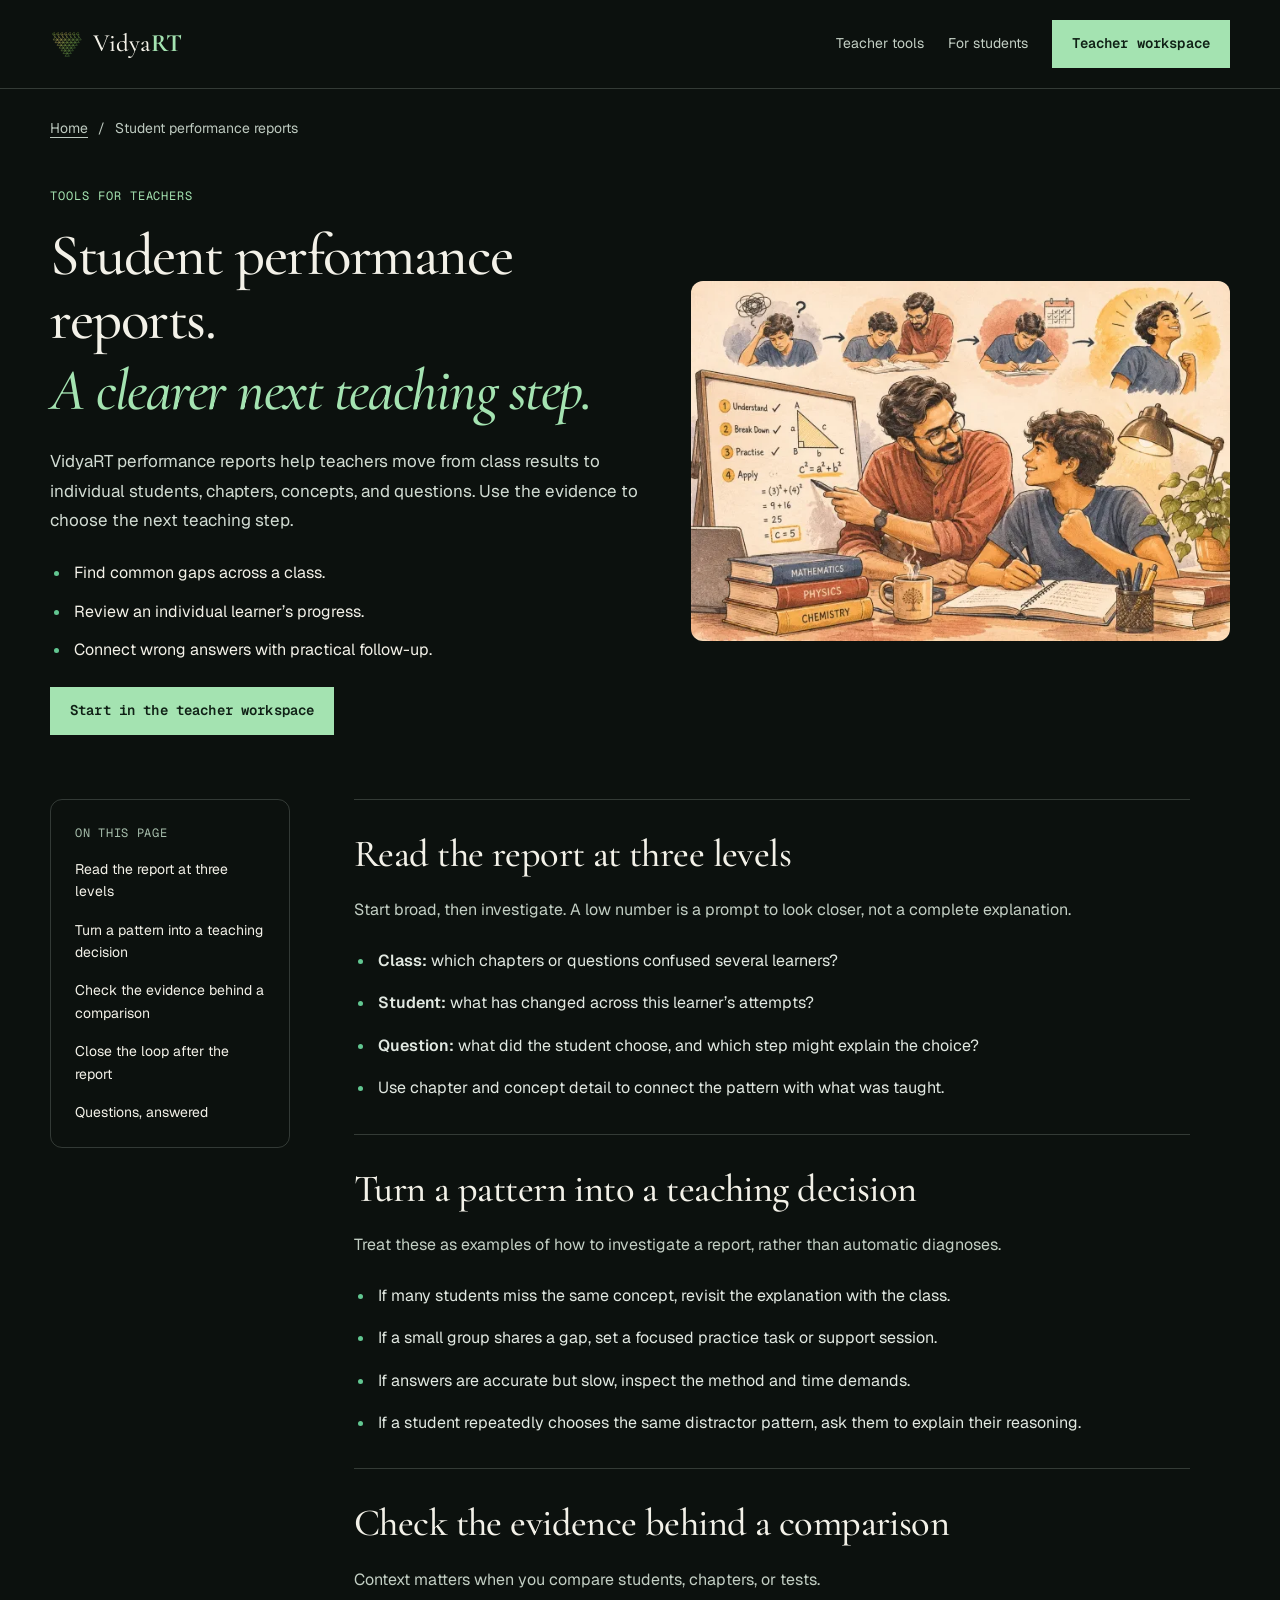
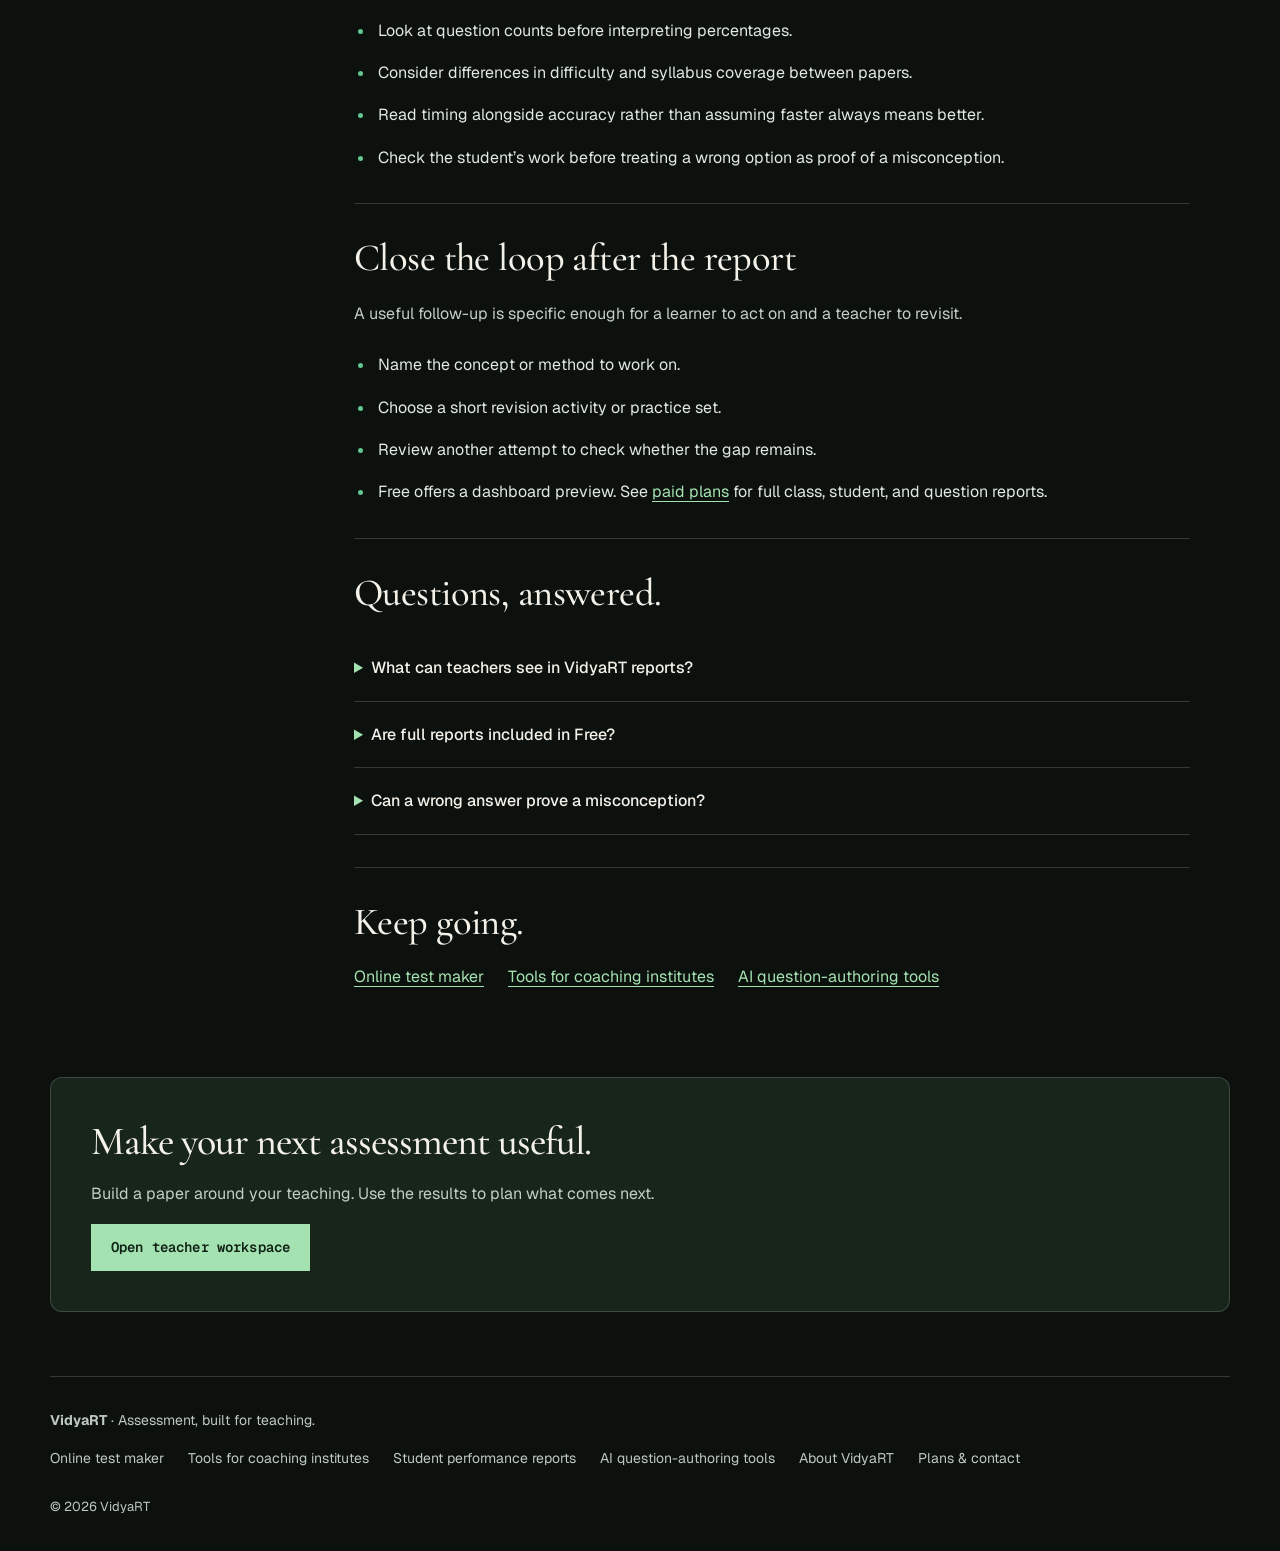
<file: student-performance-reports.html>
<!DOCTYPE html>

<html lang="en-IN"><head>
<meta charset="utf-8"/><meta content="width=device-width, initial-scale=1" name="viewport"/>
<title>Student Performance Reports for Teachers | VidyaRT</title>
<meta content="Use VidyaRT reports to review class results, student progress, chapter accuracy, question responses and timing, then plan focused teaching and practice." name="description"/>
<meta content="index, follow, max-image-preview:large, max-snippet:-1, max-video-preview:-1" name="robots"/><meta content="VidyaRT" name="author"/>
<meta content="#10130f" name="theme-color"/><link href="https://vidyart.com/student-performance-reports.html" rel="canonical"/><link href="brand-mark.svg" rel="icon" type="image/svg+xml"/><link href="favicon.png" rel="alternate icon" type="image/png"/>
<meta content="Student Performance Reports for Teachers | VidyaRT" property="og:title"/><meta content="Use VidyaRT reports to review class results, student progress, chapter accuracy, question responses and timing, then plan focused teaching and practice." property="og:description"/><meta content="website" property="og:type"/><meta content="https://vidyart.com/student-performance-reports.html" property="og:url"/><meta content="VidyaRT" property="og:site_name"/><meta content="en_IN" property="og:locale"/><meta content="https://vidyart.com/images/breakthrough.jpg" property="og:image"/><meta content="summary_large_image" name="twitter:card"/><meta content="Student Performance Reports for Teachers | VidyaRT" name="twitter:title"/><meta content="Use VidyaRT reports to review class results, student progress, chapter accuracy, question responses and timing, then plan focused teaching and practice." name="twitter:description"/><meta content="https://vidyart.com/images/breakthrough.jpg" name="twitter:image"/>
<link href="https://fonts.googleapis.com" rel="preconnect"/><link crossorigin="" href="https://fonts.gstatic.com" rel="preconnect"/><link href="https://fonts.googleapis.com/css2?family=Geist+Mono:wght@400;500;600&amp;family=Geist:wght@400;500;600;700&amp;family=Cormorant+Garamond:ital,wght@0,500;0,600;1,500;1,600&amp;display=swap" rel="stylesheet"/><link href="site.css" rel="stylesheet"/>
<link href="refinements.css" rel="stylesheet"/>
<meta content="A teacher explains the steps of a problem to a student" property="og:image:alt"/>
<meta content="A teacher explains the steps of a problem to a student" name="twitter:image:alt"/>
<link href="scan.css" rel="stylesheet"/><link href="discover.css" rel="stylesheet"/><script type="application/ld+json">{"@context": "https://schema.org", "@graph": [{"@type": "Organization", "@id": "https://vidyart.com/#organization", "name": "VidyaRT", "url": "https://vidyart.com/", "logo": "https://vidyart.com/logo-mark.png"}, {"@type": "WebSite", "@id": "https://vidyart.com/#website", "url": "https://vidyart.com/", "name": "VidyaRT", "alternateName": "VidyaRT for Teachers", "inLanguage": "en-IN", "publisher": {"@id": "https://vidyart.com/#organization"}}, {"@type": "WebPage", "@id": "https://vidyart.com/student-performance-reports.html#webpage", "url": "https://vidyart.com/student-performance-reports.html", "name": "Student Performance Reports for Teachers | VidyaRT", "description": "Use VidyaRT reports to review class results, student progress, chapter accuracy, question responses and timing, then plan focused teaching and practice.", "inLanguage": "en-IN", "isPartOf": {"@id": "https://vidyart.com/#website"}, "about": {"@id": "https://vidyart.com/#application"}}, {"@type": "WebApplication", "@id": "https://vidyart.com/#application", "name": "VidyaRT for Teachers", "url": "https://admin.vidyart.online/", "applicationCategory": "EducationalApplication", "operatingSystem": "Web browser", "description": "Assessment creation, AI-assisted question authoring, exam controls, and student reports. Features depend on the plan.", "publisher": {"@id": "https://vidyart.com/#organization"}}, {"@type": "FAQPage", "@id": "https://vidyart.com/student-performance-reports.html#questions", "isPartOf": {"@id": "https://vidyart.com/student-performance-reports.html#webpage"}, "mainEntity": [{"@type": "Question", "name": "What can teachers see in VidyaRT reports?", "acceptedAnswer": {"@type": "Answer", "text": "Depending on the plan, reports include class results, student progress, chapter and concept detail, question responses, and timing information."}}, {"@type": "Question", "name": "Are full reports included in Free?", "acceptedAnswer": {"@type": "Answer", "text": "Free includes a dashboard preview. Full class, student, and question reporting is available on paid plans."}}, {"@type": "Question", "name": "Can a wrong answer prove a misconception?", "acceptedAnswer": {"@type": "Answer", "text": "A wrong answer is a useful clue, but not proof on its own. Review the question, the student’s working, and their explanation before deciding on follow-up."}}]}, {"@type": "BreadcrumbList", "@id": "https://vidyart.com/student-performance-reports.html#breadcrumb", "itemListElement": [{"@type": "ListItem", "position": 1, "name": "VidyaRT Teacher", "item": "https://vidyart.com/"}, {"@type": "ListItem", "position": 2, "name": "Student performance reports", "item": "https://vidyart.com/student-performance-reports.html"}]}]}</script><meta content="1536" property="og:image:width"/><meta content="1024" property="og:image:height"/><meta content="image/jpeg" property="og:image:type"/></head><body class="teacher-site guide-page"><a class="skip-link" href="#main-content">Skip to content</a><header class="guide-header"><div class="wrap"><a aria-label="VidyaRT home" class="brand" href="./"><img alt="" class="brand-icon" height="38" src="vidyart-logo.svg" width="34"/><span class="brand-name">Vidya<em>RT</em></span></a><nav aria-label="Main navigation"><a href="./#explore">Teacher tools</a><a href="https://vidyart.info/">For students</a><a class="button" href="https://admin.vidyart.online/">Teacher workspace</a></nav></div></header><main class="wrap" id="main-content"><nav aria-label="Breadcrumb" class="breadcrumbs"><a href="./">Home</a><span aria-hidden="true">/</span><span aria-current="page">Student performance reports</span></nav><section class="guide-hero"><div><p class="eyebrow">TOOLS FOR TEACHERS</p><h1>Student performance reports.<em>A clearer next teaching step.</em></h1><p class="guide-lead">VidyaRT performance reports help teachers move from class results to individual students, chapters, concepts, and questions. Use the evidence to choose the next teaching step.</p><ul class="scan-list"><li>Find common gaps across a class.</li><li>Review an individual learner’s progress.</li><li>Connect wrong answers with practical follow-up.</li></ul><a class="button" href="https://admin.vidyart.online/">Start in the teacher workspace</a></div><figure><img alt="A teacher explains the steps of a problem to a student" decoding="async" fetchpriority="high" height="854" loading="eager" sizes="(max-width: 900px) calc(100vw - 32px), 580px" src="images/breakthrough.webp" srcset="images/breakthrough-640.webp 640w, images/breakthrough.webp 1280w" width="1280"/></figure></section><div class="guide-layout"><aside class="guide-toc"><p>ON THIS PAGE</p><nav aria-label="On this page"><a href="#levels">Read the report at three levels</a><a href="#decisions">Turn a pattern into a teaching decision</a><a href="#fair">Check the evidence behind a comparison</a><a href="#follow-up">Close the loop after the report</a><a href="#questions">Questions, answered</a></nav></aside><article class="guide-content"><section class="guide-section" id="levels"><h2>Read the report at three levels</h2><p>Start broad, then investigate. A low number is a prompt to look closer, not a complete explanation.</p><ul class="scan-list"><li><strong>Class:</strong> which chapters or questions confused several learners?</li><li><strong>Student:</strong> what has changed across this learner’s attempts?</li><li><strong>Question:</strong> what did the student choose, and which step might explain the choice?</li><li>Use chapter and concept detail to connect the pattern with what was taught.</li></ul></section><section class="guide-section" id="decisions"><h2>Turn a pattern into a teaching decision</h2><p>Treat these as examples of how to investigate a report, rather than automatic diagnoses.</p><ul class="scan-list"><li>If many students miss the same concept, revisit the explanation with the class.</li><li>If a small group shares a gap, set a focused practice task or support session.</li><li>If answers are accurate but slow, inspect the method and time demands.</li><li>If a student repeatedly chooses the same distractor pattern, ask them to explain their reasoning.</li></ul></section><section class="guide-section" id="fair"><h2>Check the evidence behind a comparison</h2><p>Context matters when you compare students, chapters, or tests.</p><ul class="scan-list"><li>Look at question counts before interpreting percentages.</li><li>Consider differences in difficulty and syllabus coverage between papers.</li><li>Read timing alongside accuracy rather than assuming faster always means better.</li><li>Check the student’s work before treating a wrong option as proof of a misconception.</li></ul></section><section class="guide-section" id="follow-up"><h2>Close the loop after the report</h2><p>A useful follow-up is specific enough for a learner to act on and a teacher to revisit.</p><ul class="scan-list"><li>Name the concept or method to work on.</li><li>Choose a short revision activity or practice set.</li><li>Review another attempt to check whether the gap remains.</li><li>Free offers a dashboard preview. See <a href="plans.html">paid plans</a> for full class, student, and question reports.</li></ul></section><section class="guide-section guide-faq" id="questions"><h2>Questions, answered.</h2><details><summary>What can teachers see in VidyaRT reports?</summary><p>Depending on the plan, reports include class results, student progress, chapter and concept detail, question responses, and timing information.</p></details><details><summary>Are full reports included in Free?</summary><p>Free includes a dashboard preview. Full class, student, and question reporting is available on paid plans.</p></details><details><summary>Can a wrong answer prove a misconception?</summary><p>A wrong answer is a useful clue, but not proof on its own. Review the question, the student’s working, and their explanation before deciding on follow-up.</p></details></section><section class="guide-section"><h2>Keep going.</h2><nav aria-label="Related guides" class="related-links"><a href="online-test-maker.html">Online test maker</a><a href="coaching-institute-software.html">Tools for coaching institutes</a><a href="ai-question-generator.html">AI question-authoring tools</a></nav></section></article></div><section class="guide-cta"><h2>Make your next assessment useful.</h2><p>Build a paper around your teaching. Use the results to plan what comes next.</p><a class="button" href="https://admin.vidyart.online/">Open teacher workspace</a></section></main><footer class="guide-footer wrap"><p><strong>VidyaRT</strong> · Assessment, built for teaching.</p><nav aria-label="Footer navigation"><a href="online-test-maker.html">Online test maker</a><a href="coaching-institute-software.html">Tools for coaching institutes</a><a href="student-performance-reports.html">Student performance reports</a><a href="ai-question-generator.html">AI question-authoring tools</a><a href="https://vidyart.com/about.html">About VidyaRT</a><a href="https://vidyart.com/plans.html">Plans &amp; contact</a></nav><small>© 2026 VidyaRT</small></footer><script src="/vidyart-analytics.js" defer></script>
</body></html>
</file>
<file: site.css>
:root{--bg:#10130f;--paper:#f2f0e7;--ink:#171a16;--green:#a4e3b1;--green-dark:#143b2b;--muted:#a8afa5;--line:rgba(255,255,255,.14);--mono:"Geist Mono",monospace;--sans:Geist,Arial,sans-serif;--serif:"Cormorant Garamond",Georgia,serif}*{box-sizing:border-box}html{scroll-behavior:smooth}body{margin:0;background:var(--bg);color:#f4f3ed;font-family:var(--sans);-webkit-font-smoothing:antialiased}a{color:inherit;text-decoration:none}.wrap{width:min(1180px,calc(100% - 56px));margin-inline:auto}.topbar{height:82px;padding:0 max(28px,calc((100vw - 1180px)/2));display:flex;align-items:center;justify-content:space-between;border-bottom:1px solid var(--line);position:relative;z-index:2;background:#10130f}.brand img{display:block;width:136px;height:50px;object-fit:contain;object-position:left center}.topbar nav{display:flex;align-items:center;gap:34px;font:11px var(--mono);color:#c5cbc3}.topbar nav a:hover,.footer a:hover{color:var(--green)}.topbar nav span{color:var(--green)}.button{display:inline-flex;align-items:center;justify-content:center;gap:24px;padding:15px 19px;border:1px solid var(--green);background:var(--green);color:#102116;font:600 11px var(--mono);letter-spacing:.01em;transition:transform .2s,background .2s}.button:hover{transform:translateY(-2px);background:#c1f0c8}.button span{font-size:16px}.button-small{padding:12px 14px;gap:10px}.button-light{background:var(--paper);border-color:var(--paper);color:#121612}.hero{display:grid;grid-template-columns:1fr .9fr;gap:86px;align-items:center;padding-top:88px;padding-bottom:88px;min-height:645px}.eyebrow{font:10px var(--mono);letter-spacing:.16em;color:var(--green);text-transform:uppercase;display:flex;gap:10px;align-items:center}.eyebrow i{height:7px;width:7px;background:var(--green);border-radius:50%}h1,h2,h3,p{margin-top:0}h1,h2{font-family:var(--serif);font-weight:500;letter-spacing:-.035em}h1{font-size:clamp(58px,7.4vw,94px);line-height:.91;margin:28px 0 25px;max-width:620px}h1 em,h2 em{font-weight:500;color:var(--green)}.lead{max-width:490px;color:#c2c8bf;font-size:15px;line-height:1.8;margin-bottom:28px}.actions{display:flex;align-items:center;gap:25px}.text-link{font:10px var(--mono);color:#d0d4cb}.text-link span{color:var(--green);margin-left:8px}.hero-note{display:flex;gap:13px;align-items:center;margin-top:54px;color:#9ca49b;font-size:11px;line-height:1.7}.hero-note strong{color:#e5e7df;font-weight:500}.note-mark{font-size:25px;color:var(--green)}.hero-art{height:440px;position:relative}.hero-art:before{content:"";position:absolute;inset:-18px 18px 18px -18px;border:1px solid rgba(164,227,177,.3)}.hero-art>img{position:absolute;width:100%;height:100%;object-fit:cover;filter:saturate(.66);inset:0}.hero-art:after{content:"";position:absolute;inset:0;background:linear-gradient(0deg,rgba(9,17,12,.72),transparent 52%),linear-gradient(90deg,rgba(8,16,10,.08),transparent)}.art-caption{position:absolute;z-index:1;bottom:28px;left:28px;display:grid;gap:9px}.art-caption span{font:9px var(--mono);letter-spacing:.16em;color:#c2ecc8}.art-caption b{font:24px var(--serif);font-weight:500}.orbit{position:absolute;z-index:1;border:1px solid rgba(164,227,177,.55);border-radius:50%;display:grid;place-items:center;color:#d5f4db;font:9px var(--mono);background:rgba(16,19,15,.68)}.orbit-a{height:52px;width:52px;right:-24px;top:50px}.orbit-b{height:80px;width:80px;left:-36px;top:140px;letter-spacing:.08em}.ticker{overflow:hidden;border-block:1px solid var(--line);padding:18px 0;color:#bbc0b7;font:10px var(--mono);letter-spacing:.16em;white-space:nowrap}.ticker div{display:flex;justify-content:space-around;min-width:1080px}.ticker b{color:var(--green);font-size:13px}.section{padding-top:116px;padding-bottom:115px}.section-head{display:flex;justify-content:space-between;align-items:end;gap:50px;margin:24px 0 43px}.section-head h2,.report-copy h2,.cta-inner h2{font-size:clamp(48px,6vw,72px);line-height:.96;margin:0}.section-head>p{max-width:380px;color:#aeb5ac;font-size:13px;line-height:1.8;margin:0 0 5px}.practice-grid{display:grid;grid-template-columns:repeat(3,1fr);gap:14px}.feature{min-height:390px;padding:28px;position:relative;overflow:hidden}.feature-dark{background:#1a211b;border:1px solid #303b31}.feature-pale{background:var(--paper);color:#171b16}.feature-green{background:#183d2e}.feature-index{font:10px var(--mono);opacity:.65;position:absolute;right:25px;top:25px}.feature-symbol{font-size:27px;color:var(--green);margin:19px 0 32px}.feature-pale .feature-symbol{color:#416953}.feature h3{font:500 30px var(--serif);margin-bottom:12px}.feature p{font-size:12px;line-height:1.75;opacity:.75;max-width:300px;min-height:66px}.feature>a{position:absolute;left:28px;bottom:28px;font:10px var(--mono);border-bottom:1px solid currentColor;padding-bottom:6px}.feature>a span{color:var(--green);margin-left:9px}.feature-pale>a span{color:#3d7954}.mock-lines{position:absolute;bottom:73px;right:28px;display:flex;gap:5px;align-items:end;height:36px;opacity:.46}.mock-lines i{width:5px;background:#a4e3b1;height:50%}.mock-lines i:nth-child(2){height:78%}.mock-lines i:nth-child(3){height:37%}.mock-lines i:nth-child(4){height:100%}.topic-card,.rank-card{position:absolute;bottom:74px;right:24px;width:185px;padding:13px 14px;background:rgba(255,255,255,.68);box-shadow:0 8px 35px #1112;display:grid;gap:7px;color:#213027}.topic-card small,.rank-card small{font:8px var(--mono);letter-spacing:.09em;opacity:.67}.topic-card b{font:12px var(--sans)}.topic-card span,.rank-card span{font:8px var(--mono);opacity:.64}.topic-card span i{display:inline-block;width:5px;height:5px;background:#568566;border-radius:50%}.rank-card{width:195px;background:#d5ead9}.rank-card b{font:16px var(--serif);line-height:1.05}.report-band{background:#e9e8de;color:#192019;padding:95px 0}.report-layout{display:grid;grid-template-columns:.8fr 1fr;gap:100px;align-items:center}.report-copy .eyebrow{color:#47785b}.report-copy h2{margin:24px 0}.report-copy h2 em{color:#447456}.report-copy p{max-width:385px;font-size:13px;line-height:1.8;color:#5e665c;margin:0 0 26px}.review-card{background:#fffef8;padding:24px 27px;color:#20251f;box-shadow:0 22px 70px #15211518;border:1px solid #d7d8ce}.review-top{display:flex;justify-content:space-between;font:9px var(--mono);letter-spacing:.1em;color:#798176;padding-bottom:18px;border-bottom:1px solid #e9e9e2}.status{color:#558b62}.review-q{font:20px var(--serif);line-height:1.3;padding:19px 0}.answer{position:relative;padding:13px 14px 12px 16px;margin:8px 0;display:grid;grid-template-columns:1fr auto;gap:4px;background:#f1f0e9;border-left:2px solid #bd6c55}.answer>span{font:8px var(--mono);letter-spacing:.1em;color:#727a70;grid-column:1}.answer b{font:15px var(--serif);grid-row:2;grid-column:1}.answer small{font-size:9px;color:#757b71;grid-column:2;grid-row:2;align-self:center}.answer.right{border-color:#54845b;background:#edf4ec}.steps{margin-top:18px;border-top:1px solid #e8e9e0;padding-top:16px}.step-label{font:8px var(--mono);letter-spacing:.1em;color:#586558;display:flex;justify-content:space-between;margin-bottom:12px}.step{display:flex;align-items:start;gap:10px;padding:7px 0;color:#586057;font-size:10px;line-height:1.5}.step i{border:1px solid #bdc7bc;color:#536d55;border-radius:50%;width:18px;height:18px;display:grid;place-items:center;font:8px var(--mono);font-style:normal;flex:none}.step.active{color:#16221a;font-weight:600}.step.active i{background:#386449;color:white;border-color:#386449}.step-controls{display:flex;justify-content:space-between;margin-top:10px;font:8px var(--mono);color:#5c7c61}.report-details{padding-bottom:100px}.report-details .eyebrow{margin-bottom:20px}.report-details .section-head{margin-top:0}.detail-grid{display:grid;grid-template-columns:repeat(4,1fr);border-top:1px solid var(--line)}.detail{padding:22px 24px 0 0;border-right:1px solid var(--line);margin-right:22px;min-height:160px}.detail:last-child{border:0;margin:0}.detail>span{font:9px var(--mono);color:var(--green)}.detail h3{font:23px var(--serif);font-weight:500;margin:18px 0 8px}.detail p{font-size:11px;line-height:1.7;color:#aab2a8;max-width:220px}.final-cta{padding-bottom:105px}.cta-inner{background:#1a251c;border:1px solid #3d5943;text-align:center;padding:74px 20px;position:relative;overflow:hidden}.cta-inner .eyebrow{justify-content:center}.cta-inner h2{margin:22px 0 12px}.cta-inner p{color:#aab4a8;font-size:12px;margin-bottom:24px}.cta-flower{position:absolute;right:5%;top:25px;font-size:116px;color:#a4e3b1;opacity:.08}.footer{border-top:1px solid var(--line);min-height:100px;display:flex;align-items:center;justify-content:space-between;gap:20px;color:#9ba298;font:9px var(--mono)}.footer-brand img{width:105px;height:45px}.footer>div{display:flex;gap:21px}.footer small{font:9px var(--mono)}@media(max-width:850px){.hero{gap:38px;grid-template-columns:1fr .8fr;padding-top:70px}.hero-art{height:350px}.report-layout{gap:45px}.section-head{align-items:start;flex-direction:column;gap:20px}.detail-grid{grid-template-columns:repeat(2,1fr);row-gap:20px}.detail:nth-child(2){border-right:0}.detail:nth-child(3){margin-right:22px}.feature{padding:22px}.feature>a{left:22px}.feature p{min-height:98px}}@media(max-width:600px){.wrap{width:calc(100% - 36px)}.topbar{height:68px;padding:0 18px}.brand img{width:111px;height:42px}.topbar nav{gap:14px;font-size:9px}.topbar nav a:first-child,.topbar nav a:nth-child(2){display:none}.button-small{font-size:9px;padding:10px}.hero{display:flex;flex-direction:column;align-items:stretch;padding:60px 0 52px;gap:38px}.hero h1{font-size:66px}.lead{font-size:13px}.hero-note{margin-top:34px}.hero-art{height:300px;margin-left:12px}.orbit-a{right:-14px}.section{padding-top:75px;padding-bottom:75px}.section-head h2,.report-copy h2,.cta-inner h2{font-size:52px}.practice-grid{grid-template-columns:1fr}.feature{min-height:330px}.feature p{min-height:0;max-width:360px}.feature>a{bottom:25px}.report-band{padding:68px 0}.report-layout{grid-template-columns:1fr;gap:38px}.review-card{padding:18px}.answer small{max-width:115px;text-align:right}.report-details .section-head{margin-bottom:28px}.detail-grid{grid-template-columns:1fr 1fr}.detail{min-height:190px;padding-right:12px;margin-right:12px}.detail:nth-child(3){margin-right:12px}.detail h3{font-size:21px}.final-cta{padding-bottom:65px}.cta-inner{padding:58px 16px}.footer{padding:20px 0;flex-wrap:wrap;justify-content:space-between}.footer>span{display:none}.footer>div{order:3;width:100%;justify-content:space-between;gap:10px;font-size:8px}.footer small{margin-left:auto}}@media(prefers-reduced-motion:reduce){html{scroll-behavior:auto}*,*::before,*::after{animation-duration:.01ms!important;animation-iteration-count:1!important;transition-duration:.01ms!important}}
.hero-art{height:440px;background:radial-gradient(ellipse at 50% 20%,#294331 0%,#18241b 40%,#10130f 78%);display:grid;place-items:center;border:1px solid rgba(164,227,177,.24)}.hero-art:before{inset:16px -16px -16px 16px}.hero-art:after{background:linear-gradient(0deg,rgba(9,17,12,.72),transparent 34%);pointer-events:none}.exam-window{z-index:1;position:relative;width:82%;padding:18px;background:#f2f0e7;color:#1b241c;box-shadow:0 25px 70px #080e0a99;border:1px solid #d2d6ca}.window-top,.window-foot{display:flex;justify-content:space-between;font:7px var(--mono);letter-spacing:.08em;color:#737b70}.window-dot{color:#528460}.window-title{font:24px var(--serif);margin:24px 0 3px}.window-title small{display:block;margin-top:4px;color:#737b70;font:7px var(--mono);letter-spacing:.12em}.window-rule{height:1px;background:#d9dcd2;margin:15px 0}.window-kpis{display:grid;grid-template-columns:.65fr .75fr 1.6fr;gap:8px;margin-bottom:24px}.window-kpis div{display:grid;gap:7px}.window-kpis small,.report-label{font:7px var(--mono);letter-spacing:.1em;color:#777f74}.window-kpis b{font:9px var(--mono);font-weight:500;color:#3d563f}.window-row{display:grid;grid-template-columns:75px 1fr 42px;align-items:center;gap:8px;font:8px var(--mono);color:#536052;margin:12px 0}.window-row>div,.subject-row>div{height:4px;background:#dfe4da}.window-row i,.subject-row i{height:100%;display:block;background:#568563}.window-foot{border-top:1px solid #d9dcd2;padding-top:13px;margin-top:24px}.hero-art .art-caption{bottom:-47px;left:22px}.hero-art .art-caption span{color:#b8cdb8}.hero-art .art-caption b{font-size:21px}.feature-tags{display:flex;flex-wrap:wrap;gap:6px;margin-top:23px}.feature-tags span{padding:6px 7px;border:1px solid #ffffff35;font:7px var(--mono);letter-spacing:.06em}.feature-green .feature-tags span{border-color:#a4e3b150}.control-card,.secure-card{position:absolute;right:23px;bottom:74px;width:188px;padding:13px;background:#edf0e7;color:#213027;display:grid;gap:9px}.control-card small,.secure-card span{font:7px var(--mono);letter-spacing:.08em;opacity:.62}.control-card>span{font-size:9px}.control-card i{width:6px;height:6px;border-radius:50%;background:#528460;display:inline-block;margin-right:5px}.secure-card{background:#fffef8;border-left:2px solid #62866a}.secure-card b{font:15px var(--serif)}.secure-card small{font:8px var(--mono);opacity:.6}.report-card{padding:24px 26px;background:#fffef8;color:#20251f;box-shadow:0 22px 70px #15211518;border:1px solid #d7d8ce}.report-top{display:flex;justify-content:space-between;border-bottom:1px solid #e9e9e2;padding-bottom:14px;color:#758072;font:8px var(--mono);letter-spacing:.09em}.report-summary{display:flex;justify-content:space-between;align-items:center;padding:19px 0}.report-summary>div:first-child{display:grid;gap:6px}.report-summary small{font:8px var(--mono);color:#758072}.report-summary b{font:22px var(--serif);font-weight:500}.score-badge{padding:8px 12px;background:#edf4ec;color:#507659;font:7px var(--mono);letter-spacing:.08em}.score-badge b{font:14px var(--serif)}.report-label{padding:13px 0 7px;border-top:1px solid #e9e9e2}.subject-row{display:grid;grid-template-columns:75px 1fr 52px;align-items:center;gap:9px;padding:8px 0;font-size:9px}.subject-row small{font:8px var(--mono);color:#647a65;text-align:right}.question-label{margin-top:10px}.question-row{display:grid;grid-template-columns:26px 1fr 33px;align-items:center;gap:10px;padding:10px 0;border-bottom:1px solid #ecece5}.q-mark{width:22px;height:22px;display:grid;place-items:center;background:#edf4ec;color:#497751}.question-row div{display:grid;gap:5px}.question-row b{font-size:9px;font-weight:600}.question-row small{font-size:8px;color:#7d8279}.q-open{font:7px var(--mono);color:#4d7757}.workflow{padding-top:40px}.workflow-steps{display:grid;grid-template-columns:repeat(4,1fr);border-top:1px solid var(--line)}.workflow-steps article{padding:22px 21px 0 0;border-right:1px solid var(--line);margin-right:22px}.workflow-steps article:last-child{border:0;margin:0}.workflow-steps span{font:8px var(--mono);letter-spacing:.1em;color:var(--green)}.workflow-steps h3{font:23px var(--serif);font-weight:500;margin:17px 0 8px}.workflow-steps p{font-size:10px;line-height:1.7;color:#aab2a8}.secure-band{background:#1a211b;border-block:1px solid #303b31;padding:88px 0}.secure-layout{display:grid;grid-template-columns:.9fr 1fr;gap:90px}.secure-layout h2{font:500 clamp(48px,6vw,67px)/.96 var(--serif);letter-spacing:-.035em;margin:23px 0}.secure-layout h2 em{color:var(--green);font-weight:500}.secure-layout>div:first-child>p{font-size:12px;line-height:1.8;color:#aeb5ac;max-width:420px;margin-bottom:23px}.secure-list>div{display:flex;gap:16px;padding:17px 0;border-bottom:1px solid var(--line)}.secure-list>div:first-child{padding-top:0}.secure-list>div>span{font:9px var(--mono);color:var(--green);padding-top:2px}.secure-list section b{font:21px var(--serif);font-weight:500}.secure-list section p{font-size:10px;line-height:1.7;color:#aeb5ac;margin:6px 0 0;max-width:430px}.secure-list>small{display:block;color:#8f998e;font-size:9px;line-height:1.6;margin-top:15px}@media(max-width:850px){.secure-layout{gap:45px}.workflow-steps{grid-template-columns:repeat(2,1fr);row-gap:18px}.workflow-steps article:nth-child(2){border-right:0}.workflow-steps article:nth-child(3){margin-right:22px}}@media(max-width:600px){.hero-art{height:325px;margin:0 7px 38px}.exam-window{width:90%;padding:13px}.window-title{font-size:21px;margin:17px 0 3px}.window-kpis{margin-bottom:16px}.window-row{grid-template-columns:67px 1fr 37px;gap:6px}.hero-art .art-caption{bottom:-43px}.feature-tags{margin-top:18px}.feature p{padding-bottom:42px}.control-card,.secure-card{right:18px;bottom:67px;width:175px}.report-card{padding:18px}.report-summary b{font-size:19px}.subject-row{grid-template-columns:63px 1fr 48px}.workflow{padding-top:10px}.workflow-steps{grid-template-columns:1fr 1fr}.workflow-steps article{margin-right:12px;padding-right:12px}.workflow-steps article:nth-child(3){margin-right:12px}.secure-band{padding:67px 0}.secure-layout{grid-template-columns:1fr;gap:35px}.secure-layout h2{font-size:51px}}
.brand picture{display:block}
/* Use the supplied mark-only SVG with a transparent background. */
.brand picture{display:none}.brand-icon{display:block;width:35px;height:38px;object-fit:contain;background:transparent}
@media(max-width:600px){.brand-icon{width:29px;height:32px}}

/* Layered, anonymized teacher-report illustration. */
.report-showcase{padding:100px 0 94px;background:#e9e8de;color:#192019;overflow:hidden}
.report-showcase>.wrap>.eyebrow{color:#47785b}
.report-intro{display:grid;grid-template-columns:1.15fr .75fr;align-items:end;gap:55px;margin:22px 0 36px}
.report-intro h2{font:500 clamp(46px,6vw,68px)/.98 var(--serif);letter-spacing:-.035em;margin:0;max-width:760px}
.report-intro h2 em{color:#447456;font-weight:500}
.report-intro p{font-size:13px;line-height:1.85;color:#5e665c;margin:0 0 4px;max-width:410px}
.report-demo{background:#fbfaf5;border:1px solid #d5d6cb;box-shadow:0 28px 80px #15211518;border-radius:5px;overflow:hidden;color:#20251f}
.demo-top{min-height:75px;padding:17px 22px;display:flex;justify-content:space-between;align-items:center;gap:18px;border-bottom:1px solid #e7e7de}
.demo-title{display:flex;align-items:center;gap:12px}.demo-title>div{display:grid;gap:4px}.demo-title b{font:600 14px var(--sans)}.demo-title small,.demo-range,.demo-sample,.demo-foot,.demo-tabs button,.viz-heading>span,.demo-kpis small,.student-detail-head small,.paper-detail-head small,.focus-callout small,.drill-path>span,.reasoning-strip>span{font:8px var(--mono);letter-spacing:.09em;color:#7c8378}
.demo-mark{width:33px;height:33px;border:1px solid #cad8c9;border-radius:50%;display:grid;place-items:center;color:#47785b;background:#f0f4ed}
.demo-range{display:flex;gap:9px}.demo-range span{padding:9px 11px;border:1px solid #dedfd5;border-radius:3px;letter-spacing:0;color:#596358;font-size:9px}
.demo-tabs{display:flex;gap:5px;padding:13px 20px 0;border-bottom:1px solid #e7e7de}
.demo-tabs button{cursor:pointer;border:0;background:transparent;padding:12px 15px 13px;color:#667064;letter-spacing:.02em;font:500 10px var(--mono);border-bottom:2px solid transparent;transition:color .2s,border-color .2s}
.demo-tabs button:hover,.demo-tabs button:focus-visible{color:#234f35}.demo-tabs button.is-active{color:#173c28;border-bottom-color:#4c825a}
.demo-sample{padding:10px 22px;background:#f1f3eb;color:#61725e;border-bottom:1px solid #e5e8dc;font-size:8px;letter-spacing:.04em}
.report-panel{padding:18px 20px 17px;animation:panel-arrive .42s ease both}.report-panel[hidden]{display:none}
@keyframes panel-arrive{from{opacity:.35;transform:translateY(7px)}to{opacity:1;transform:translateY(0)}}
.demo-kpis{display:grid;grid-template-columns:repeat(4,minmax(0,1fr));gap:9px;margin-bottom:11px}
.demo-kpis article{background:#f5f4ed;border:1px solid #e8e7de;padding:13px 14px;display:grid;gap:6px;min-height:95px}
.demo-kpis small{font-size:7px}.demo-kpis b{font:600 25px var(--sans);letter-spacing:-.05em}.demo-kpis span{font-size:9px;color:#80867c}.demo-kpis .kpi-warn{border-top:2px solid #c76c59}.demo-kpis .kpi-warn b{color:#9f4838}.demo-kpis .kpi-good{border-top:2px solid #65a17a}.demo-kpis .kpi-good b{color:#32714a}
.class-insights,.student-detail-grid,.paper-detail-grid{display:grid;grid-template-columns:1fr 1fr;gap:10px;margin-top:10px}
.viz-card{padding:16px 17px;background:#fff;border:1px solid #e4e3d9;min-width:0}
.viz-heading{display:flex;justify-content:space-between;align-items:start;gap:14px;margin-bottom:17px}.viz-heading>div{display:grid;gap:5px}.viz-heading>div>b{font-size:12px}.viz-heading>div>small{font-size:9px;color:#858a80}.viz-heading>span{font-size:7px;white-space:nowrap;padding:5px 6px;background:#f2f3ec;border-radius:2px}
.band-chart{display:grid;grid-template-columns:104px 1fr;align-items:center;gap:22px;min-height:117px}.band-total{width:96px;height:96px;border-radius:50%;display:grid;align-content:center;justify-items:center;background:radial-gradient(circle,#fff 54%,transparent 56%),conic-gradient(#d98270 0 24%,#e9cb8b 24% 70%,#80b38a 70% 100%)}.band-total strong{font-size:24px;line-height:1}.band-total small{font-size:8px;color:#7b8277;margin-top:4px}
.band-bars{display:grid;gap:10px}.band-bars>div{display:grid;grid-template-columns:1fr 98px;gap:9px;align-items:center;font-size:9px;color:#636b60}.band-bars>div>i{height:5px;border-radius:8px;background:#eeede6;grid-column:2;grid-row:1}.band-bars>div>i:before{content:"";display:block;height:100%;width:100%;border-radius:8px;background:#84b58e;transform-origin:left;transform:scaleX(0);transition:transform .85s cubic-bezier(.2,.75,.3,1)}.report-panel.is-active .band-bars>div>i:before{transform:scaleX(var(--bar))}.band-bars>div:first-child>i:before{background:#d98270}.band-bars>div:nth-child(2)>i:before{background:#e9cb8b}.band-bars span{grid-column:1;grid-row:1}.band-bars span b{margin-left:5px;color:#252d25}
.subject-bars{display:grid;gap:11px;padding-top:6px}.subject-bars>div{display:grid;grid-template-columns:82px 1fr 27px;gap:9px;align-items:center;font-size:9px;color:#596258}.subject-bars>div>i,.question-bars>div>i,.error-stack>div>i{height:6px;background:#eeede6;border-radius:8px;overflow:hidden}.subject-bars>div>i>b,.question-bars>div>i>b,.error-stack>div>i>b{display:block;height:100%;width:100%;background:#6e9d77;border-radius:8px;transform:scaleX(0);transform-origin:left;transition:transform .85s cubic-bezier(.2,.75,.3,1)}.report-panel.is-active .subject-bars>div>i>b,.report-panel.is-active .question-bars>div>i>b,.report-panel.is-active .error-stack>div>i>b{transform:scaleX(var(--bar))}.subject-bars strong,.question-bars strong,.error-stack strong{font:9px var(--mono);text-align:right;color:#3f5e43}
.chart-caption{font-size:8px;color:#8b9087;margin-top:15px;padding-top:9px;border-top:1px solid #eeede6}
.chapter-card{margin-top:10px;padding:16px 17px;background:#fff;border:1px solid #e4e3d9}.chapter-head{display:flex;align-items:start;justify-content:space-between;gap:14px;margin-bottom:11px}.chapter-head>div{display:grid;gap:5px}.chapter-head b{font-size:12px}.chapter-head small{font-size:9px;color:#858a80}.chapter-head>span{font:7px var(--mono);color:#71806f}.chapter-row{display:grid;grid-template-columns:minmax(145px,1.3fr) repeat(4,minmax(54px,.55fr));gap:5px;align-items:center;margin-top:5px;font-size:8px;color:#626a60}.chapter-row>span{overflow:hidden;text-overflow:ellipsis;white-space:nowrap}.chapter-row.header{font:7px var(--mono);letter-spacing:.04em;color:#90958b;margin-top:0;padding-bottom:6px;border-bottom:1px solid #eeede6}.chapter-cell{padding:8px 5px;text-align:center;border-radius:2px;font:8px var(--mono);color:#47463e;background:#f1dfda}.heat-mid{background:#f5ebd1}.heat-good{background:#deebdd}.chapter-note{padding-top:10px;margin-top:10px;border-top:1px solid #eeede6;font-size:9px;color:#60685e}.chapter-note b{color:#2d4933}
.drill-path,.reasoning-strip{display:flex;align-items:center;gap:12px;flex-wrap:wrap;padding:13px 15px;margin-top:10px;background:#eef1e9;border:1px solid #e2e5da}.drill-path>span,.reasoning-strip>span{margin-right:auto;font-size:7px}.drill-path>b,.reasoning-strip>b{font-size:9px;font-weight:500;color:#325c3c}.drill-path>i,.reasoning-strip>i{font-style:normal;color:#98a095}
.student-detail-head,.paper-detail-head{display:flex;align-items:center;gap:12px;padding:8px 2px 15px;border-bottom:1px solid #e8e8df}.learner-avatar{width:39px;height:39px;border-radius:50%;background:#e4eee1;color:#456f4c;display:grid;place-items:center;font:18px var(--serif)}.student-detail-head>div:nth-child(2),.paper-detail-head>div:first-child{display:grid;gap:5px}.student-detail-head>div:nth-child(2)>b,.paper-detail-head>div:first-child>b{font-size:14px}.student-detail-head>div:nth-child(2)>b span{margin-left:9px;font-size:9px;font-weight:400;color:#80867d}.trend-pill{margin-left:auto;padding:8px 10px;background:#e6f0e4;color:#3f774b;border-radius:14px;font:8px var(--mono);white-space:nowrap}.trend-chart{width:100%;height:160px;overflow:visible}.trend-chart .gridline{fill:none;stroke:#e9e9e1;stroke-width:1;stroke-dasharray:3 5}.trend-chart .trend-line{fill:none;stroke:#54865d;stroke-width:3;stroke-linecap:round;stroke-dasharray:700;stroke-dashoffset:700}.report-panel.is-active .trend-chart .trend-line{animation:draw-line 1.25s .15s ease forwards}.trend-point{fill:#fff;stroke:#54865d;stroke-width:3}.trend-chart text{font:8px var(--mono);fill:#858b80;letter-spacing:.05em}@keyframes draw-line{to{stroke-dashoffset:0}}
.focus-callout{display:grid;gap:5px;padding:11px 12px;margin-top:14px;background:#f4f3eb;border-left:2px solid #c78c43}.focus-callout small{font-size:7px}.focus-callout b{font-size:10px;color:#343e33}.focus-callout span{font-size:8px;color:#83887e}
.reasoning-strip{margin-top:10px;background:#f1f3eb}.reasoning-strip>span{margin-right:4px}.reasoning-strip>b{color:#384e3b}.reasoning-strip>b:last-child{color:#9a573d}
.paper-detail-head{justify-content:space-between}.paper-detail-head>div:first-child>span{font-size:9px;color:#83887e}.paper-detail-grid{grid-template-columns:1fr 1fr}.question-bars,.error-stack{display:grid;gap:13px}.question-bars>div,.error-stack>div{display:grid;grid-template-columns:34px 1fr 37px;gap:9px;align-items:center;font-size:9px;color:#626a60}.error-stack>div{grid-template-columns:84px 1fr 37px}.error-stack>div>i>b{background:#d8b76d}.error-stack>div:first-child>i>b{background:#d98270}.error-stack>div:nth-child(3)>i>b{background:#82a7b8}.error-stack>div:nth-child(4)>i>b{background:#c9c5b9}.compact-viz{min-height:204px}.pace-plot{height:127px;position:relative;margin:4px 12px 8px 24px;border-left:1px solid #dfe1d7;border-bottom:1px solid #dfe1d7;background:repeating-linear-gradient(to bottom,transparent 0 30px,#efefe8 31px 32px)}.pace-plot .dot{position:absolute;width:9px;height:9px;border-radius:50%;background:#56865f;box-shadow:0 0 0 2px #fff;animation:dot-in .5s both}.pace-plot .dot-a{left:28%;top:27%;background:#d3a24e}.pace-plot .dot-b{left:48%;top:42%;background:#c87965}.pace-plot .dot-c{left:66%;top:20%}.pace-plot .dot-d{left:79%;top:54%;background:#c87965}.pace-plot .dot-e{left:55%;top:67%;background:#d3a24e}.pace-plot .dot-f{left:84%;top:29%}.report-panel.is-active .dot-b{animation-delay:.12s}.report-panel.is-active .dot-c{animation-delay:.2s}.report-panel.is-active .dot-d{animation-delay:.28s}.report-panel.is-active .dot-e{animation-delay:.36s}.report-panel.is-active .dot-f{animation-delay:.44s}@keyframes dot-in{from{opacity:0;transform:scale(.3)}to{opacity:1;transform:scale(1)}}.plot-label{position:absolute;font:6px var(--mono);letter-spacing:.04em;color:#92978e}.plot-fast{left:2px;bottom:3px}.plot-fluent{left:61%;top:2px}.plot-stuck{right:2px;bottom:3px}.plot-careful{right:2px;top:2px}
.stamina-bars{height:128px;display:grid;grid-template-columns:repeat(4,1fr);gap:13px;align-items:end;padding:8px 8px 0;border-bottom:1px solid #e7e7de}.stamina-bars>div{height:100%;display:flex;flex-direction:column;justify-content:end;align-items:center;gap:5px;position:relative}.stamina-bars i{display:block;width:100%;height:100%;max-height:88px;background:#e7cf9b;border-radius:3px 3px 0 0;transform:scaleY(0);transform-origin:bottom;transition:transform .8s ease}.report-panel.is-active .stamina-bars i{transform:scaleY(var(--bar))}.stamina-bars b{font:8px var(--mono);color:#514a39}.stamina-bars small{font-size:7px;color:#858a80}
.integrity-strip{display:grid;grid-template-columns:1.2fr repeat(3,1fr);gap:8px;margin-top:10px}.integrity-strip article{padding:11px 12px;background:#f2f2eb;border:1px solid #e5e5dc;display:grid;gap:5px}.integrity-strip small{font:7px var(--mono);letter-spacing:.06em;color:#858a80}.integrity-strip b{font-size:11px;color:#333b32}.integrity-strip span{font-size:8px;color:#858a80}
.demo-foot{display:flex;justify-content:space-between;gap:14px;padding:11px 20px;border-top:1px solid #e7e7de;background:#f7f6f0;font-size:7px;letter-spacing:.04em}
.report-depth-grid{display:grid;grid-template-columns:repeat(3,1fr);gap:0;margin-top:34px;border-top:1px solid #c9cbc0;border-left:1px solid #c9cbc0}
.report-depth-grid article{padding:20px 22px 18px;border-right:1px solid #c9cbc0;border-bottom:1px solid #c9cbc0;min-height:151px}.report-depth-grid article>span{font:8px var(--mono);color:#4f7b59;letter-spacing:.07em}.report-depth-grid h3{font:500 23px/1.05 var(--serif);margin:13px 0 7px}.report-depth-grid p{font-size:9px;line-height:1.65;color:#62695f;margin:0;max-width:340px}
.report-close{display:flex;align-items:center;justify-content:space-between;gap:20px;padding:22px 0 0}.report-close p{font:500 25px/1.1 var(--serif);margin:0}.report-close p em{color:#47785b}.report-close .button{font-size:9px;padding:12px 14px;gap:15px}
@media(max-width:850px){.report-showcase{padding:78px 0}.report-intro{grid-template-columns:1fr;gap:18px}.report-intro p{max-width:580px}.demo-kpis{grid-template-columns:repeat(2,minmax(0,1fr))}.chapter-row{grid-template-columns:minmax(120px,1.3fr) repeat(4,minmax(48px,.55fr))}.report-depth-grid{grid-template-columns:repeat(2,1fr)}.integrity-strip{grid-template-columns:repeat(2,1fr)}}
@media(max-width:600px){.report-showcase{padding:66px 0}.report-intro{margin:19px 0 25px}.report-intro h2{font-size:48px}.report-intro p{font-size:12px}.demo-top{align-items:flex-start;padding:14px}.demo-range{flex-direction:column;gap:5px}.demo-range span{font-size:8px;padding:7px}.demo-tabs{overflow-x:auto;padding:9px 10px 0;scrollbar-width:none}.demo-tabs button{white-space:nowrap;padding:11px 10px;font-size:9px}.demo-sample{padding:9px 13px;font-size:7px}.report-panel{padding:11px}.demo-kpis article{padding:10px;min-height:85px}.demo-kpis b{font-size:22px}.demo-kpis span{font-size:8px}.class-insights,.student-detail-grid,.paper-detail-grid{grid-template-columns:1fr;gap:8px}.viz-card{padding:13px}.band-chart{grid-template-columns:82px 1fr;gap:13px;min-height:100px}.band-total{width:78px;height:78px}.band-total strong{font-size:20px}.band-bars>div{grid-template-columns:1fr 75px;font-size:8px}.subject-bars>div{grid-template-columns:75px 1fr 25px}.chapter-card{padding:13px}.chapter-row{grid-template-columns:minmax(105px,1.15fr) repeat(4,minmax(38px,.5fr));gap:3px;font-size:7px}.chapter-row.header{font-size:6px}.chapter-cell{padding:7px 2px;font-size:7px}.chapter-note{font-size:8px;line-height:1.5}.drill-path,.reasoning-strip{gap:7px;padding:11px 9px}.drill-path>span{width:100%;margin:0}.drill-path>b,.reasoning-strip>b{font-size:8px}.student-detail-head{gap:8px;flex-wrap:wrap}.learner-avatar{width:32px;height:32px}.student-detail-head>div:nth-child(2)>b{font-size:12px}.student-detail-head>div:nth-child(2)>b span{display:block;margin:4px 0 0}.student-detail-head .trend-pill{font-size:7px;padding:7px}.trend-chart{height:135px}.paper-detail-head{align-items:flex-start}.paper-detail-head>div:first-child>b{font-size:12px}.paper-detail-head>div:first-child>span{font-size:8px;line-height:1.4}.paper-detail-head .trend-pill{font-size:7px;padding:7px}.integrity-strip{grid-template-columns:repeat(2,1fr);gap:5px}.integrity-strip article{padding:9px}.integrity-strip b{font-size:10px}.demo-foot{padding:10px 12px;font-size:6px;line-height:1.5}.report-depth-grid{grid-template-columns:1fr 1fr;margin-top:23px}.report-depth-grid article{padding:15px 12px;min-height:160px}.report-depth-grid h3{font-size:20px}.report-depth-grid p{font-size:8px}.report-close{align-items:flex-start;flex-direction:column}.report-close p{font-size:23px}}
@media(prefers-reduced-motion:reduce){.report-panel,.band-bars>div>i:before,.subject-bars>div>i>b,.question-bars>div>i>b,.error-stack>div>i>b,.trend-chart .trend-line,.pace-plot .dot,.stamina-bars i{animation:none!important;transition:none!important;transform:none!important;stroke-dashoffset:0!important}}
@media(max-width:600px){.topbar{gap:10px}.topbar nav{gap:8px;font-size:8px}.topbar nav a:nth-child(3){display:none}.button-small{white-space:nowrap}}
@media(prefers-reduced-motion:reduce){.band-bars>div>i:before,.subject-bars>div>i>b,.question-bars>div>i>b,.error-stack>div>i>b{transform:scaleX(var(--bar))!important}.stamina-bars i{transform:scaleY(var(--bar))!important}}
.student-list-card{margin-top:10px;padding:16px 17px;background:#fff;border:1px solid #e4e3d9}.student-list-row{display:grid;grid-template-columns:130px 1fr 70px;gap:12px;align-items:center;padding:10px 2px;border-top:1px solid #eeede6;font-size:9px}.student-list-row>b{font-size:10px;color:#303830}.student-list-row>span{color:#697166}.student-list-row>strong{text-align:right;font:9px var(--mono)}.student-list-row .drop{color:#a55342}.student-list-row .hold{color:#9b7933}.student-list-row .rise{color:#4e8157}.student-snapshot{display:grid;grid-template-columns:repeat(4,minmax(0,1fr));gap:7px;margin-top:12px}.student-snapshot article{display:grid;gap:5px;padding:11px;background:#f4f3ec;border:1px solid #e8e7de}.student-snapshot small{font:7px var(--mono);letter-spacing:.05em;color:#81877d}.student-snapshot b{font-size:16px;color:#334d37}.student-snapshot span{font-size:8px;color:#858a80}
+@media(max-width:600px){.student-list-card{padding:13px}.student-list-row{grid-template-columns:90px 1fr 50px;gap:6px;font-size:8px}.student-list-row>b,.student-list-row>strong{font-size:8px}.student-snapshot{grid-template-columns:repeat(2,minmax(0,1fr));gap:5px}.student-snapshot article{padding:9px}.student-snapshot b{font-size:14px}.student-snapshot span{font-size:7px}}

/* Gurukul imagery follows the teacher story from teaching, to insight, to action. */
.hero-art-gurukul{overflow:hidden;background:#172319;border:1px solid rgba(164,227,177,.24)}
.hero-art-gurukul>img.hero-gurukul-image{filter:saturate(.84);animation:gurukul-drift 28s ease-in-out infinite alternate}
.hero-art-gurukul .art-caption{left:22px;bottom:20px;max-width:calc(100% - 44px);gap:7px;text-shadow:0 2px 14px #080e0acc}
.hero-art-gurukul .art-caption span{font-size:7px;line-height:1.5;color:#e0ead7}
.hero-art-gurukul .art-caption b{font-size:23px;color:#fff8e8}
.art-seal{position:absolute;z-index:1;right:18px;top:18px;width:58px;height:58px;border:1px solid #f4e8c2aa;border-radius:50%;display:grid;place-content:center;text-align:center;color:#fff1ca;font:10px/1.3 var(--serif);background:#1b281866;backdrop-filter:blur(3px)}
@keyframes gurukul-drift{from{transform:scale(1)}to{transform:scale(1.055)}}
.teacher-ethos{display:grid;grid-template-columns:1.12fr .88fr;align-items:stretch;margin:25px 0 34px;background:#f4f1e7;border:1px solid #d9d8cc;box-shadow:0 16px 44px #17201712}
.teacher-ethos figure,.teacher-next-step figure{position:relative;overflow:hidden;margin:0;min-width:0}
.teacher-ethos figure{min-height:290px}
.teacher-ethos figure img{position:absolute;inset:0;width:100%;height:100%;object-fit:cover;object-position:center 48%;display:block;transition:transform 1.2s ease}
.teacher-ethos.is-visible figure img{transform:scale(1.025)}
.teacher-ethos figcaption,.teacher-next-step figcaption{position:absolute;left:15px;bottom:13px;padding:7px 9px;background:#151d17d9;color:#f7f2df;font:7px var(--mono);letter-spacing:.09em}
.teacher-ethos>div{padding:clamp(24px,4vw,46px);align-self:center}
.ethos-kicker{font:8px var(--mono);letter-spacing:.12em;color:#52795a}
.teacher-ethos h3,.teacher-next-step h3{font:500 clamp(30px,3.4vw,44px)/1.02 var(--serif);letter-spacing:-.02em;margin:16px 0 13px;color:#1c281e}
.teacher-ethos p,.teacher-next-step p{font-size:11px;line-height:1.85;color:#62695e;margin:0;max-width:440px}
.ethos-signoff{display:block;margin-top:20px;padding-top:13px;border-top:1px solid #d8d8cd;font:7px/1.6 var(--mono);letter-spacing:.07em;color:#58735a}
.teacher-next-step{display:grid;grid-template-columns:1fr 245px;align-items:center;gap:42px;margin-top:30px;padding:26px 30px;background:#1a241b;border:1px solid #354636}
.teacher-next-step .next-step-copy{max-width:670px}
.teacher-next-step h3{color:#f4f1e7;max-width:590px}
.teacher-next-step p{color:#b5bdb0;max-width:560px}
.teacher-next-step figure{width:100%;height:320px;background:#e7dfcb;border:1px solid #5c694f}
.teacher-next-step figure img{display:block;width:100%;height:100%;object-fit:cover;object-position:center 42%;transition:transform 1.1s ease}
.teacher-next-step.is-visible figure img{transform:scale(1.025)}
.teacher-next-step figcaption{left:9px;right:9px;bottom:9px;text-align:center;font-size:6px;padding:7px 5px}
.story-reveal.is-visible{animation:scene-rise .7s cubic-bezier(.2,.7,.25,1) both}
@keyframes scene-rise{from{opacity:.45;transform:translateY(16px)}to{opacity:1;transform:translateY(0)}}
@media(max-width:850px){.teacher-ethos{grid-template-columns:1fr 1fr}.teacher-ethos figure{min-height:260px}.teacher-next-step{grid-template-columns:1fr 210px;gap:25px;padding:23px}.teacher-next-step figure{height:290px}}
@media(max-width:600px){.hero-art-gurukul{height:315px;margin:0 7px 38px}.hero-art-gurukul>img.hero-gurukul-image{object-position:49% center}.hero-art-gurukul .art-caption{left:14px;bottom:14px;max-width:calc(100% - 28px)}.hero-art-gurukul .art-caption b{font-size:20px}.hero-art-gurukul .art-caption span{font-size:6px}.art-seal{width:47px;height:47px;right:10px;top:10px;font-size:8px}.teacher-ethos{grid-template-columns:1fr;margin:20px 0 27px}.teacher-ethos figure{min-height:210px;aspect-ratio:1.55}.teacher-ethos>div{padding:22px}.teacher-ethos h3,.teacher-next-step h3{font-size:34px}.teacher-ethos p,.teacher-next-step p{font-size:10px}.teacher-next-step{grid-template-columns:1fr;gap:18px;margin-top:22px;padding:21px}.teacher-next-step figure{width:min(100%,270px);height:auto;aspect-ratio:3/4;justify-self:center}.teacher-next-step figcaption{font-size:6px}}
@media(prefers-reduced-motion:reduce){.hero-art-gurukul>img.hero-gurukul-image,.teacher-ethos,.teacher-ethos figure img,.teacher-next-step,.teacher-next-step figure img{animation:none!important;transition:none!important;transform:none!important}}

/* The paper story: curriculum taxonomy becomes testable thinking paths. */
.paper-science{position:relative;overflow:hidden;padding:102px 0 77px;background:radial-gradient(ellipse at 7% 5%,#243526 0,transparent 38%),#151a15;border-block:1px solid #303b31;color:#f4f3ed}
.paper-science:after{content:"";position:absolute;inset:0;pointer-events:none;opacity:.13;background:repeating-linear-gradient(135deg,transparent 0 36px,#a4e3b110 37px,#a4e3b110 38px,transparent 39px 76px);mask-image:linear-gradient(90deg,#000,transparent 44%)}
.paper-science>.wrap{position:relative;z-index:1}
.paper-science-intro{display:grid;grid-template-columns:1.1fr .72fr;align-items:end;gap:56px;margin:22px 0 39px}
.paper-science-intro h2{font:500 clamp(47px,6.1vw,72px)/.96 var(--serif);letter-spacing:-.035em;margin:0;max-width:700px}
.paper-science-intro h2 em{color:var(--green);font-weight:500}
.paper-science-intro p{max-width:420px;color:#b9c1b6;font-size:12px;line-height:1.9;margin:0 0 5px}
.paper-engine{display:grid;grid-template-columns:minmax(0,.86fr) 48px minmax(0,1.14fr);align-items:stretch;gap:0}
.taxonomy-board,.distractor-board{min-width:0;padding:22px 24px;background:#e9e8de;color:#20251f;border:1px solid #c9cbc0;box-shadow:0 22px 60px #080e0a30}
.taxonomy-board{display:flex;flex-direction:column;background:linear-gradient(145deg,#f0eee4,#e4e4d9)}
.distractor-board{background:#faf9f2}
.engine-label{display:grid;gap:8px;min-height:50px;margin-bottom:20px}
.engine-label>span{font:8px var(--mono);letter-spacing:.12em;color:#4f7958}
.engine-label>b{font:500 23px/1.05 var(--serif);color:#20271f}
.taxonomy-tree{display:grid;grid-template-columns:100px minmax(0,1fr);align-items:start;gap:0;flex:1;padding-top:8px}
.taxonomy-node{position:relative;display:grid;gap:5px;padding:12px 13px;background:#fbfaf4;border:1px solid #d8d9cf;box-shadow:0 5px 16px #1c28100a}
.taxonomy-node>span{font:7px var(--mono);letter-spacing:.11em;color:#7a8175}
.taxonomy-node>b{font:600 11px var(--sans);color:#283328}
.taxonomy-node small{font-size:8px;line-height:1.45;color:#747b70}
.taxonomy-subject{align-self:start;border-left:3px solid #628d68}
.taxonomy-branch{position:relative;margin:15px 0 0 18px;padding:0 0 0 22px;border-left:1px solid #a7b4a2}
.taxonomy-branch:before{content:"";position:absolute;left:0;top:24px;width:22px;border-top:1px solid #a7b4a2}
.taxonomy-focus{margin-top:16px;border-left:3px solid #628d68;background:#f8f8ef}
.taxonomy-focus:before{content:"";position:absolute;left:-23px;top:24px;width:20px;border-top:1px solid #a7b4a2}
.taxonomy-trips{display:grid;gap:6px;margin:10px 0 0 1px;padding:10px 0 1px 13px;border-left:1px dotted #9ba995}
.taxonomy-trips>span{font:6px var(--mono);letter-spacing:.09em;color:#73806f;margin-bottom:1px}
.taxonomy-trips>b{position:relative;font-size:8px;font-weight:500;color:#535e52;line-height:1.4}
.taxonomy-trips>b:before{content:"";position:absolute;left:-17px;top:4px;width:6px;height:6px;border-radius:50%;background:#bd8950;border:1px solid #f0eee4}
.taxonomy-foot{display:grid;gap:5px;margin-top:18px;padding-top:12px;border-top:1px solid #cccec2}
.taxonomy-foot>span{font:7px var(--mono);letter-spacing:.1em;color:#71806f}
.taxonomy-foot>b{font-size:8px;font-weight:500;color:#50594f}
.taxonomy-note{padding-top:9px;margin-top:9px;border-top:1px solid #cccec2;font-size:7px;line-height:1.6;color:#72796d}
.taxonomy-note b{font-weight:600;color:#4e634e}
.engine-connector{display:grid;align-content:center;justify-items:center;gap:8px;color:#a4e3b1}
.engine-connector>span{display:grid;place-items:center;width:29px;height:29px;border:1px solid #75967b;border-radius:50%;font-size:15px}
.engine-connector>small{writing-mode:vertical-rl;font:6px var(--mono);letter-spacing:.12em;color:#9cac99}
.item-blueprint{display:grid;gap:7px;margin-bottom:10px;padding:13px 14px;background:#eceee5;border-left:3px solid #57835f}
.item-blueprint>span{font:7px var(--mono);letter-spacing:.1em;color:#6d7869}
.item-blueprint>b{font:500 17px/1.25 var(--serif);color:#263126}
.item-blueprint>small{font-size:8px;color:#697165;line-height:1.5}
.option-path{display:grid;grid-template-columns:145px minmax(0,1fr);align-items:center;gap:10px;padding:9px 0;border-bottom:1px solid #e8e8df}
.option-path>span{display:flex;align-items:center;gap:7px;font:7px var(--mono);letter-spacing:.04em;color:#8a6944}
.option-path>span i{display:grid;place-items:center;width:19px;height:19px;border:1px solid #ddc9a5;border-radius:50%;font-style:normal;font-size:7px;color:#9a7141}
.option-path>b{font-size:8px;line-height:1.5;font-weight:500;color:#4d554b}
.option-correct>span{color:#4a7654}
.option-correct>span i{border-color:#92b49a;background:#e6f0e5;color:#4a7654}
.engine-checks{display:grid;grid-template-columns:repeat(3,minmax(0,1fr));gap:8px;margin-top:12px;padding:11px 12px;background:#1d3022;color:#e7ede2}
.engine-checks>span{grid-column:1/-1;font:7px var(--mono);letter-spacing:.1em;color:#a4e3b1}
.engine-checks>b{font-size:7px;line-height:1.45;font-weight:500;color:#d5ded1}
.engine-checks>b:before{content:"✓";color:#a4e3b1;margin-right:5px}
.paper-loop{display:grid;grid-template-columns:.78fr 1.2fr auto;align-items:center;gap:25px;margin-top:21px;padding:19px 22px;border:1px solid #3b4a3b;background:#1a221b}
.paper-loop-heading{display:grid;gap:7px}
.paper-loop-heading>span{font:7px var(--mono);letter-spacing:.12em;color:#a4e3b1}
.paper-loop-heading>b{font:500 21px/1.1 var(--serif);color:#f1f0e7}
.paper-loop>p{font-size:9px;line-height:1.7;color:#b0b9ad;margin:0}
.paper-loop>a{white-space:nowrap;padding-bottom:5px;border-bottom:1px solid #819b80;font:8px var(--mono);color:#e4ece0}
.paper-loop>a span{margin-left:6px;color:#a4e3b1}
.paper-science-note{margin-top:13px;text-align:right;font:7px var(--mono);letter-spacing:.03em;color:#929c91}
@media(max-width:900px){.topbar{padding-inline:20px}.topbar nav{gap:16px;font-size:9px}.topbar .button-small{padding:10px 11px}.paper-science{padding:82px 0 65px}.paper-science-intro{grid-template-columns:1fr .8fr;gap:30px}.paper-engine{grid-template-columns:1fr;gap:12px}.engine-connector{display:flex;min-height:34px;flex-direction:column;gap:3px}.engine-connector>span{transform:rotate(90deg)}.engine-connector>small{writing-mode:initial}.taxonomy-board,.distractor-board{padding:21px}.taxonomy-tree{grid-template-columns:130px minmax(0,1fr)}.paper-loop{grid-template-columns:1fr 1.15fr;gap:12px 22px}.paper-loop>a{grid-column:2;justify-self:start}}
@media(max-width:600px){.topbar{padding-inline:18px}.topbar nav{gap:14px;font-size:9px}.paper-science{padding:67px 0 51px}.paper-science:after{mask-image:linear-gradient(180deg,#000,transparent 52%)}.paper-science-intro{grid-template-columns:1fr;gap:17px;margin:19px 0 26px}.paper-science-intro h2{font-size:49px}.paper-science-intro p{font-size:11px;line-height:1.75}.taxonomy-board,.distractor-board{padding:17px 15px}.engine-label{min-height:0;margin-bottom:16px}.engine-label>b{font-size:21px}.taxonomy-tree{grid-template-columns:84px minmax(0,1fr)}.taxonomy-node{padding:10px 8px}.taxonomy-node>b{font-size:9px}.taxonomy-node small{font-size:7px}.taxonomy-branch{margin-left:9px;padding-left:14px}.taxonomy-branch:before{width:14px}.taxonomy-focus:before{left:-15px;width:12px}.taxonomy-trips{padding-left:10px}.taxonomy-trips>span{font-size:5px}.taxonomy-trips>b{font-size:7px}.taxonomy-trips>b:before{left:-14px}.taxonomy-foot>b{font-size:7px;line-height:1.5}.taxonomy-note{font-size:6px}.item-blueprint{padding:11px}.item-blueprint>b{font-size:16px}.option-path{grid-template-columns:118px minmax(0,1fr);gap:7px;padding:8px 0}.option-path>span{font-size:6px;gap:5px}.option-path>span i{width:17px;height:17px;font-size:6px}.option-path>b{font-size:7px}.engine-checks{grid-template-columns:1fr;gap:6px}.engine-checks>span{grid-column:auto}.paper-loop{grid-template-columns:1fr;gap:10px;padding:16px}.paper-loop-heading>b{font-size:20px}.paper-loop>p{font-size:8px}.paper-loop>a{grid-column:auto}.paper-science-note{text-align:left;font-size:6px;line-height:1.6}}

/* A scroll-led platform story replaces the stacked feature slabs. */
.platform-story{padding-top:112px;padding-bottom:100px}
.platform-story-heading{margin-bottom:52px}
.platform-story-layout{display:grid;grid-template-columns:minmax(290px,.78fr) minmax(0,1.22fr);align-items:start;gap:clamp(42px,7vw,105px)}
.platform-story-card{--story-accent:#a4e3b1;--story-wash:#1d3425;position:sticky;top:94px;min-height:420px;padding:clamp(24px,3.5vw,42px);display:flex;flex-direction:column;border:1px solid color-mix(in srgb,var(--story-accent),transparent 48%);background:linear-gradient(145deg,var(--story-wash),#111713 82%);color:#f4f3ed;box-shadow:0 25px 70px #05080680;transition:background .55s,border-color .55s,box-shadow .55s}
.platform-story-card[data-state="design"]{--story-accent:#e9c37c;--story-wash:#382d1d}
.platform-story-card[data-state="delivery"]{--story-accent:#8fc9d3;--story-wash:#1b3033}
.platform-story-card[data-state="report"]{--story-accent:#d9a7c7;--story-wash:#322536}
.platform-card-top{display:flex;align-items:center;justify-content:space-between;gap:20px;color:var(--story-accent);font:10px/1.4 var(--mono);letter-spacing:.11em;text-transform:uppercase}
.platform-card-mark{display:grid;place-items:center;width:34px;height:34px;border:1px solid color-mix(in srgb,var(--story-accent),transparent 40%);border-radius:50%;font:18px var(--sans);transition:transform .5s,color .5s}
.platform-card-icon{display:grid;place-items:center;width:64px;height:64px;margin:36px 0 23px;border:1px solid color-mix(in srgb,var(--story-accent),transparent 48%);border-radius:18px;background:color-mix(in srgb,var(--story-accent),transparent 91%);color:var(--story-accent);transition:background .5s,color .5s,transform .5s}
.platform-card-icon svg{width:34px;height:34px;fill:none;stroke:currentColor;stroke-width:1.7;stroke-linecap:round;stroke-linejoin:round}
.platform-story-card h3{max-width:430px;margin:0 0 12px;font:500 clamp(30px,3.1vw,42px)/1.02 var(--serif);letter-spacing:-.02em}
.platform-story-card p{max-width:450px;margin:0;color:#c2c9c0;font:16px/1.65 var(--sans)}
.platform-card-summary{display:grid;gap:7px;margin-top:auto;padding-top:25px}
.platform-card-summary span{color:#9fa99e;font:9px var(--mono);letter-spacing:.1em}
.platform-card-summary b{color:var(--story-accent);font:500 13px/1.5 var(--sans);transition:color .5s}
.platform-card-nav{display:flex;gap:8px;margin-top:24px}
.platform-card-nav button{width:39px;height:34px;border:1px solid #ffffff37;background:#101511;color:#d5dbd2;font:11px var(--mono);cursor:pointer;transition:background .25s,border-color .25s,color .25s}
.platform-card-nav button:hover,.platform-card-nav button.is-active{border-color:var(--story-accent);background:var(--story-accent);color:#132016}
.platform-story-chapters{min-width:0}
.platform-story-step{position:relative;min-height:570px;display:flex;flex-direction:column;justify-content:center;padding:66px 0 66px 22px;border-top:1px solid var(--line);opacity:.28;transform:translateX(10px);transition:opacity .45s ease,transform .45s ease}
.platform-story-step:before{position:absolute;left:0;top:66px;bottom:66px;width:2px;background:transparent;content:"";transition:background .45s ease}
.platform-story-step:last-child{border-bottom:1px solid var(--line)}
.platform-story-step.is-active{opacity:1;transform:translateX(0)}
.platform-story-step.is-active:before{background:#a4e3b1}
.platform-story-step>span{color:#9cdaa9;font:10px var(--mono);letter-spacing:.13em}
.platform-story-step h3{max-width:630px;margin:23px 0 17px;font:500 clamp(39px,4.4vw,59px)/.94 var(--serif);letter-spacing:-.035em}
.platform-story-step p{max-width:610px;margin:0;color:#c1c8bf;font:16px/1.72 var(--sans)}
.platform-story-step ul{display:grid;grid-template-columns:repeat(2,minmax(0,1fr));gap:10px 24px;max-width:620px;margin:26px 0 0;padding:0;list-style:none}
.platform-story-step li{position:relative;padding:0 0 0 19px;color:#e2e5dc;font:14px/1.45 var(--sans)}
.platform-story-step li:before{position:absolute;left:0;top:.45em;width:7px;height:7px;border-radius:50%;background:#a4e3b1;content:""}
.platform-story-note{max-width:610px;margin-top:28px;padding:15px 17px;border-left:2px solid #a4e3b1;background:#17231a;color:#d5dfd2;font:14px/1.6 var(--sans)}
.platform-story-link{align-self:flex-start;margin-top:22px;padding-bottom:7px;border-bottom:1px solid #718071;color:#f0f1ea;font:12px var(--mono)}
.platform-story-link b{margin-left:9px;color:#a4e3b1;font-weight:400}
.platform-story-footer{display:flex;align-items:center;justify-content:space-between;gap:20px;margin-top:32px;padding-top:18px;border-top:1px solid var(--line)}
.platform-story-footer>a{color:#f4f2e9;font:12px var(--mono);padding-bottom:7px;border-bottom:1px solid #748676}
.platform-story-footer>a span{margin-left:8px;color:#a4e3b1}
.platform-story-footer>span{color:#8d998d;font:9px var(--mono);letter-spacing:.1em}
.platform-story-card.is-changing .platform-card-icon{transform:translateY(-3px) scale(.96)}
@media(max-width:850px){.platform-story{padding-block:84px}.platform-story-heading{margin-bottom:37px}.platform-story-layout{grid-template-columns:minmax(250px,.82fr) minmax(0,1.18fr);gap:32px}.platform-story-card{min-height:390px;padding:24px}.platform-story-step{min-height:510px;padding-block:50px}.platform-story-step h3{font-size:clamp(36px,5vw,49px)}.platform-story-step p{font-size:15px}}
@media(max-width:650px){.platform-story{padding-block:72px}.platform-story-layout{grid-template-columns:1fr;gap:0}.platform-story-card{z-index:5;top:68px;min-height:0;padding:17px 18px 15px}.platform-card-top{font-size:9px}.platform-card-icon{position:absolute;right:18px;top:42px;width:42px;height:42px;margin:0;border-radius:12px}.platform-card-icon svg{width:24px;height:24px}.platform-story-card h3{max-width:calc(100% - 51px);margin:15px 0 8px;font-size:26px}.platform-story-card p{max-width:100%;font-size:12px;line-height:1.5}.platform-card-summary{padding-top:12px}.platform-card-summary span{font-size:8px}.platform-card-summary b{font-size:11px}.platform-card-nav{margin-top:12px}.platform-card-nav button{width:34px;height:29px;font-size:10px}.platform-story-step{min-height:max(450px,69svh);scroll-margin-top:340px;padding:54px 0}.platform-story-step>span{font-size:9px}.platform-story-step h3{font-size:clamp(39px,10vw,51px);margin:17px 0 13px}.platform-story-step p{font-size:14px}.platform-story-step ul{grid-template-columns:1fr;gap:9px;margin-top:20px}.platform-story-step li{font-size:13px}.platform-story-note{margin-top:20px;padding:12px 13px;font-size:12px}.platform-story-footer{align-items:flex-start;flex-direction:column}.platform-story-footer>span{font-size:8px}}
@media(prefers-reduced-motion:reduce){.platform-story-card,.platform-card-icon,.platform-card-mark,.platform-story-step,.platform-card-nav button{transition:none!important}}

/* Clearer reading size for concept design and teacher controls. */
.paper-science-intro p{font-size:15px;line-height:1.7}
.engine-label>span,.taxonomy-node>span,.taxonomy-trips>span,.taxonomy-foot>span,.engine-checks>span,.paper-loop-heading>span{font-size:9px}
.taxonomy-node>b{font-size:13px}.taxonomy-node small,.taxonomy-trips>b,.taxonomy-foot>b,.taxonomy-note,.item-blueprint>small,.option-path>b,.engine-checks>b{font-size:11px;line-height:1.55}
.taxonomy-trips>b:before{top:.52em}
.item-blueprint>span,.option-path>span,.engine-connector>small{font-size:9px}
.option-path>span i{font-size:9px}
.paper-loop>p{font-size:13px;line-height:1.65}.paper-loop>a{font-size:11px}.paper-science-note{font-size:9px;line-height:1.55}
.secure-layout>div:first-child>p,.workflow .section-head>p{font-size:15px;line-height:1.7}
.secure-list>div section p,.workflow-steps article p{font-size:13px;line-height:1.6}
.secure-list>div section b,.workflow-steps article h3{font-size:17px}
.secure-list>small{font-size:10px;line-height:1.6}
@media(max-width:600px){.paper-science-intro p{font-size:13px}.taxonomy-node>b{font-size:11px}.taxonomy-node small,.taxonomy-trips>b,.taxonomy-foot>b,.taxonomy-note,.item-blueprint>small,.option-path>b,.engine-checks>b{font-size:10px}.taxonomy-trips>span,.taxonomy-foot>span,.engine-label>span,.item-blueprint>span,.option-path>span,.engine-checks>span{font-size:8px}.paper-loop>p{font-size:12px}.paper-loop>a{font-size:10px}.paper-science-note{font-size:8px}.secure-layout>div:first-child>p,.workflow .section-head>p{font-size:14px}}

/* Keep the Gurukul artwork whole in a landscape frame that matches its source. */
.hero-art-gurukul{height:auto;aspect-ratio:1672 / 941;min-height:0}
.hero-art-gurukul>img.hero-gurukul-image{object-fit:contain;animation:none;background:#172319}
@media(max-width:600px){.hero-art-gurukul{height:auto;aspect-ratio:1672 / 941;margin:0 7px 30px}}

/* The capabilities ribbon loops continuously through current app features. */
.ticker{overflow:hidden;position:relative}
.ticker-track{display:flex!important;align-items:center;justify-content:flex-start!important;gap:38px;min-width:max-content!important;width:max-content;padding:17px 30px;animation:teacher-ticker 42s linear infinite}
.ticker-track>span{color:#c8cec4;font:10px var(--mono);letter-spacing:.15em;white-space:nowrap}
.ticker-track>b{flex:none;color:var(--green);font:14px var(--sans)}
.ticker:hover .ticker-track{animation-play-state:paused}
@keyframes teacher-ticker{to{transform:translateX(-50%)}}
.sr-only{position:absolute!important;width:1px!important;height:1px!important;padding:0!important;margin:-1px!important;overflow:hidden!important;clip:rect(0,0,0,0)!important;white-space:nowrap!important;border:0!important}
@media(prefers-reduced-motion:reduce){.ticker-track{animation:none!important}}

/* Keep teacher-facing copy at a comfortable reading size. */
.hero .lead{font-size:16px;line-height:1.7}
.hero-note{font-size:13px}
.section-head>p,.report-copy>p,.secure-layout>div:first-child>p{font-size:15px;line-height:1.7}
.feature p{font-size:14px;line-height:1.65;min-height:0}
.feature>a,.workflow-steps article>span,.feature-tags span{font-size:10px}
.workflow-steps article p,.report-depth-grid p{font-size:13px;line-height:1.6}
@media(max-width:600px){.hero .lead{font-size:14px}.hero-note{font-size:12px}.section-head>p,.report-copy>p,.secure-layout>div:first-child>p{font-size:14px}.feature p{font-size:13px}}
</file>
<file: refinements.css>
/* Shared readability, keyboard access, and small-screen refinements. */
body { font-size: 1rem; }
main, section, article, .hero-copy, .form, .field { min-width: 0; }
img { max-width: 100%; }
:focus-visible { outline: 3px solid #64bc82; outline-offset: 5px; }
.skip-link { position: fixed; top: -100px; left: 1rem; z-index: 100; background: #a4e3b1; color: #102116; padding: 1rem; }
.skip-link:focus { top: 1rem; }
section[id] { scroll-margin-top: 2rem; }
.topbar nav, .button, .text-link, .footer { font-size: .875rem; }
.button, .topbar nav a, .demo-tabs button, .platform-card-nav button { min-height: 44px; }
.topbar nav a { display: inline-flex; align-items: center; }
.actions { flex-wrap: wrap; }
.hero .lead, .section-head > p, .paper-science-intro p, .platform-story-step p,
.platform-story-card p, .report-intro p, .teacher-ethos p, .teacher-next-step p,
.secure-layout > div:first-child > p, .cta-inner p, .p-hero-side div,
.free-band p.copy, .contact-copy p, .plan .plan-for, .every p, .faq p { font-size: 1rem; line-height: 1.75; }
.hero-note, .platform-story-step li, .platform-story-note, .free-list li, .plan li,
.free-note, .free-list small, .plan li small, .form-foot small, .field label,
.chips label, .form-status, .compare th, .compare td { font-size: .875rem; line-height: 1.6; }
.field input, .field select, .field textarea { font-size: 1rem; min-height: 48px; }
.form-top { flex-wrap: wrap; gap: .75rem; font-size: .75rem; }
.form-top, .free-meters span, .plan .plan-plus { letter-spacing: .05em; }
.chips label { min-height: 44px; }
.answer-section h2 { font-size: clamp(2.5rem, 6vw, 4.5rem); line-height: 1.05; margin: 1.5rem 0 2rem; }
.answer-grid { display: grid; grid-template-columns: repeat(2,minmax(0,1fr)); gap: 2rem; margin-bottom: 2rem; }
.answer-grid article { border-top: 1px solid var(--line); padding-top: 1.5rem; }
.answer-grid h3 { font-size: 1.25rem; }
.answer-grid p { color: #c2c8bf; line-height: 1.75; }
.compare-hint { font-size: .875rem; color: #c2c8bf; }
.compare-wrap { overscroll-behavior-x: contain; }
@media (max-width: 1100px) {
 .topbar { height: auto; min-height: 82px; flex-wrap: wrap; gap: .75rem 1rem; padding-block: 1rem; }
 .topbar nav { display: flex; order: 3; width: 100%; flex-wrap: wrap; justify-content: center; gap: .25rem 1.25rem; }
 .hero { gap: 2rem; }
}
@media (max-width: 650px) {
 .wrap { width: calc(100% - 32px); }
 .topbar { position: relative; padding-inline: 16px; }
 .topbar .button-small { font-size: .75rem; padding: 10px; }
 .topbar nav { font-size: .875rem; gap: .25rem 1rem; }
 .hero { grid-template-columns: 1fr; padding-top: 3rem; }
 h1 { font-size: clamp(2.9rem, 12vw, 4.5rem); line-height: 1.02; }
 .hero-art-gurukul { margin-inline: 0; }
 .platform-story-card { position: relative; top: auto; }
 .platform-story-step { min-height: 0; padding-block: 2rem; scroll-margin-top: 1rem; }
 .platform-story-card h3 { font-size: 1.75rem; }
 .platform-card-nav button { width: 44px; }
 .paper-science-intro h2 { font-size: clamp(2.6rem, 10vw, 3.5rem); }
 .taxonomy-tree { grid-template-columns: 1fr; gap: 1rem; }
 .taxonomy-node > b, .taxonomy-node small, .taxonomy-trips > b, .taxonomy-foot > b,
 .taxonomy-note, .item-blueprint > small, .option-path > b, .engine-checks > b { font-size: .875rem; }
 .taxonomy-trips > span, .taxonomy-foot > span, .engine-label > span, .item-blueprint > span,
 .option-path > span, .engine-checks > span, .paper-science-note { font-size: .75rem; }
 .option-path { grid-template-columns: 1fr; gap: .5rem; padding-block: .75rem; }
 .paper-loop > p { font-size: 1rem; }
 .demo-tabs { flex-wrap: wrap; }
 .demo-tabs button { font-size: .875rem; }
 .report-panel { overflow-x: auto; }
 .chapter-card { min-width: 480px; }
 .answer-grid, .every { grid-template-columns: 1fr; }
 .every article { border-right: 0; margin: 0; }
 .free-meters div { padding: 1rem .5rem; }
 .free-meters span { font-size: .75rem; overflow-wrap: anywhere; }
 .form { padding: 1rem; }
 .form-grid { grid-template-columns: 1fr; }
 .footer { flex-wrap: wrap; gap: 1.25rem; }
}
@media (prefers-reduced-motion: reduce) {
 html { scroll-behavior: auto; }
 *, *::before, *::after { animation: none !important; transition: none !important; }
}
/* Keep every navigation destination available on phones. */
.topbar nav a:nth-child(n) { display: inline-flex; }
</file>
<file: scan.css>
/* Content-first layouts: one promise, a short list, then optional detail. */
:root { --scan-rule: rgba(210,225,214,.2); }
html { scroll-behavior: auto; scroll-padding-top: 100px; }
body { font-size: 16px; }
body .wrap { width: min(1180px, calc(100% - 48px)); }
body h1 { font-size: clamp(3rem,6.5vw,5.6rem); line-height: 1.04; letter-spacing: -.035em; }
body h2, body .section-head h2, body .paper-science-intro h2, body .report-intro h2, body .destination-copy h2, body .student-faq h2, body .answer-section h2 { font-size: clamp(2.4rem,4.5vw,3.75rem); line-height: 1.1; letter-spacing: -.025em; }
body h3 { line-height: 1.2; }
body .eyebrow { font-size: .75rem; letter-spacing: .08em; line-height: 1.6; }
body .section, body .journey-section, body .report-section, body .subject-section, body .paper-science, body .report-band, body .secure-band { padding-block: 72px; }
body .section-head, body .paper-science-intro, body .report-intro { display: grid; grid-template-columns: 1.15fr 1fr; gap: 40px; align-items: start; margin: 0 0 36px; }
body .section-head .eyebrow { margin-bottom: 16px; }
body .scan-copy { min-width: 0; max-width: 56ch; }
body .scan-copy > p { font: 400 1.0625rem/1.65 var(--sans); margin: 0 0 16px; color: inherit; }
body .scan-list { display: grid; gap: 12px; list-style: disc outside; padding: 0 0 0 21px; margin: 0 0 24px; font: 400 1rem/1.65 var(--sans); color: inherit; text-align: left; }
body .scan-list > li { display: list-item; padding: 0 0 0 3px; border: 0; font: inherit; min-width: 0; }
body .scan-list > li::marker { color: #62c791; font-size: 1em; }
body .scan-list > li::before { content: none; }
body .scan-list strong { font-weight: 600; color: inherit; }
body .hero .scan-list { margin-block: 16px 28px; }
body .hero .scan-copy { color: #e4e8e1; }
body .button { min-height: 46px; font-size: .875rem; padding: 13px 19px; white-space: normal; line-height: 1.4; text-align: center; }
body .text-link { display: inline-flex; align-items: center; min-height: 44px; font-size: .875rem; line-height: 1.5; }
body .brand { display: inline-flex; flex-direction: row; align-items: center; gap: 9px; }
body .brand .brand-icon { width: 34px; height: 38px; }
body .brand-name { font: 500 25px/1 var(--serif); white-space: nowrap; }
body .brand-name em { font: 700 1em/1 var(--serif); color: var(--green); letter-spacing: 0; margin: 0; }
body .scan-details { border: 1px solid var(--scan-rule); border-radius: 12px; margin: 28px 0; background: #151e18; color: #ecf0e9; overflow: hidden; }
body .scan-details > summary { padding: 22px 26px; cursor: pointer; font: 500 1.0625rem/1.5 var(--sans); }
body .scan-details > summary::marker { color: var(--green); }
body .scan-details[open] > summary { border-bottom: 1px solid var(--scan-rule); }
body .scan-details-body { padding: 24px; }
body .demo-explainer { font: .875rem/1.6 var(--sans); color: #c3cfc4; margin-bottom: 24px; }
body .scan-section-head { margin-bottom: 32px; }
body .scan-section-head h2 { margin: 16px 0; }
body .scan-section-head h2 em { color: var(--green); font-weight: 500; }
body .scan-section-head p { font: 1rem/1.7 var(--sans); color: #c3cfc4; }
body .scan-caption { padding: 16px 20px; background: #19251d; color: #e2e9df; font: .875rem/1.5 var(--sans); }
body .faq-grid, body .answer-grid { display: block; margin: 28px 0; }
body .faq-grid > details, body .answer-grid > details, body .faq > details { padding: 0; border-bottom: 1px solid var(--scan-rule); }
body .faq-grid summary, body .answer-grid summary, body .faq summary { font: 500 1.0625rem/1.5 var(--sans); padding: 22px 0; cursor: pointer; }
body .faq-grid .scan-list, body .answer-grid .scan-list, body .faq .scan-list { max-width: 70ch; margin: 0 0 24px; }
body .reveal, body .story-reveal { opacity: 1 !important; transform: none !important; transition: none !important; }
body .footer { gap: 24px; padding-block: 32px; }
body .footer > div { display: flex; flex-wrap: wrap; gap: 16px 24px; }
/* Student: clear choices and four different learning illustrations. */
.student-site .hero { min-height: 660px; }
.student-site .hero-inner { min-height: 660px; }
.student-site .hero-copy { width: 65%; padding: 64px 0; }
.student-site .hero h1 { font-size: clamp(3.3rem,7vw,6rem); line-height: 1.03; margin: 24px 0; }
.student-site .hero .scan-copy { max-width: 540px; }
.student-site .scroll-cue { display: none; }
.student-site .practice-layout { grid-template-columns: 1fr 1fr; align-items: start; gap: 40px; margin-top: 36px; }
.student-site .practice-visual { min-height: 0; height: auto; margin: 0; overflow: hidden; border-radius: 12px; position: sticky; top: 110px; }
.student-site .practice-visual > img { position: static; display: block; width: 100%; height: auto; aspect-ratio: 1672/941; object-fit: cover; filter: none; opacity: 1; transform: none; }
.student-site .practice-visual::before, .student-site .practice-visual::after { display: none; }
.student-site .practice-list { padding: 0; }
.student-site .practice-item { display: block; padding: 24px 0; min-height: 0; }
.student-site .practice-item:first-child { padding-top: 0; }
.student-site .practice-item h3 { font-size: 1.75rem; margin-bottom: 16px; }
.student-site .practice-item .scan-list { margin-bottom: 0; }
.student-site .learning-grid { display: grid; grid-template-columns: repeat(2,minmax(0,1fr)); gap: 28px; }
.student-site .learning-card { overflow: hidden; border: 1px solid var(--scan-rule); border-radius: 12px; background: #111a14; }
.student-site .learning-card figure { margin: 0; aspect-ratio: 3/2; overflow: hidden; }
.student-site .learning-card img { display: block; width: 100%; height: 100%; object-fit: cover; object-position: center; }
.student-site .learning-card > div { padding: 26px; }
.student-site .learning-card h3 { font: 500 2rem/1.2 var(--serif); margin: 0 0 18px; }
.student-site .learning-card .scan-list { margin-bottom: 0; }
.student-site .report-depth { grid-template-columns: repeat(2,minmax(0,1fr)); gap: 28px; margin-top: 32px; }
.student-site .report-depth > div { border: 0; border-top: 1px solid var(--scan-rule); padding: 24px 0 0; }
.student-site .report-depth > div > span { display: none; }
.student-site .report-depth > div > b { font: 500 1.75rem/1.2 var(--serif); display: block; margin-bottom: 16px; }
.student-site .subject-card { min-height: 0; padding: 28px; }
.student-site .subject-card h3 { font-size: 2rem; }
.student-site .subject-card p { font: 1rem/1.7 var(--sans); margin-bottom: 20px; }
.student-site .subject-card .scan-list { margin-bottom: 0; }
.student-site .destination-section { min-height: 520px; }
.student-site .destination-copy { padding-block: 64px; }
.student-site .destination-copy .scan-copy { margin: 24px 0; }
/* Teacher: actionable benefits first; technical demonstrations stay optional. */
.teacher-site .hero { grid-template-columns: 1.05fr 1fr; gap: 44px; min-height: 0; padding-block: 64px; }
.teacher-site .hero h1 { margin-top: 24px; }
.teacher-site .hero-art { height: auto; aspect-ratio: auto; overflow: hidden; border-radius: 12px; margin: 0; }
.teacher-site .hero-art > img { display: block; position: static; width: 100%; height: auto; aspect-ratio: 1586/992; object-fit: cover; filter: none; opacity: 1; transform: none; }
.teacher-site .hero-art::before, .teacher-site .hero-art::after { display: none; }
.teacher-site .actions { gap: 16px 24px; }
.teacher-site .teacher-feature-grid { display: grid; grid-template-columns: repeat(2,minmax(0,1fr)); gap: 24px; }
.teacher-site .teacher-feature-grid article { padding: 28px; border: 1px solid var(--scan-rule); background: #19231b; border-radius: 12px; }
.teacher-site .teacher-feature-grid h3 { font: 500 1.875rem/1.2 var(--serif); margin-bottom: 20px; }
.teacher-site .teacher-feature-grid .scan-list { margin-bottom: 0; }
.teacher-site .paper-science .eyebrow { margin-bottom: 24px; }
.teacher-site .report-intro { margin-top: 24px; }
.teacher-site .teacher-ethos, .teacher-site .teacher-next-step { display: grid; grid-template-columns: 1fr 1fr; align-items: center; gap: 32px; padding: 0; background: transparent; border: 0; margin-top: 48px; }
.teacher-site .teacher-ethos figure, .teacher-site .teacher-next-step figure { min-height: 0; width: 100%; height: auto; aspect-ratio: 3/2; border-radius: 12px; overflow: hidden; }
.teacher-site .teacher-ethos figure img, .teacher-site .teacher-next-step figure img { position: static; width: 100%; height: 100%; object-fit: cover; filter: none; transform: none !important; opacity: 1; }
.teacher-site .teacher-ethos > div { padding: 0; }
.teacher-site .teacher-ethos h3, .teacher-site .teacher-next-step h3 { font: 500 clamp(1.9rem,3vw,2.5rem)/1.2 var(--serif); margin-block: 16px; }
.teacher-site .ethos-signoff { display: none; }
.teacher-site .report-depth-grid { grid-template-columns: repeat(3,minmax(0,1fr)); gap: 20px; border: 0; }
.teacher-site .report-depth-grid article { min-width: 0; min-height: 0; padding: 28px; border: 1px solid #c9cbc0; border-radius: 12px; background: rgba(255,255,255,.25); }
.teacher-site .report-depth-grid h3 { font-size: 1.625rem; line-height: 1.2; margin-block: 14px 18px; }
.teacher-site .report-depth-grid .scan-list { font-size: 1rem; margin-bottom: 0; gap: 10px; }
.teacher-site .report-close { display: none; }
.teacher-site .workflow { padding-top: 0; }
.teacher-site .secure-layout { gap: 48px; }
.teacher-site .secure-list p { font: 1rem/1.7 var(--sans); }
.teacher-site .secure-list small { font: .875rem/1.7 var(--sans); }
.teacher-site .final-cta { padding-block: 60px; }
.teacher-site .cta-inner p { margin: 24px 0; }
.teacher-site .p-hero { padding-block: 64px; }
.teacher-site .p-hero .scan-copy { margin-bottom: 28px; }
.teacher-site .free-band .scan-list, .teacher-site .contact-band .scan-list { color: #273b2c; }
.teacher-site .plan .plan-for { min-height: 0; }
@media(max-width:900px) {
 body .section-head, body .paper-science-intro, body .report-intro { grid-template-columns: 1fr; gap: 24px; }
 .teacher-site .hero { grid-template-columns: 1fr; }
 .teacher-site .hero-art { max-width: 650px; width: 100%; }
 .teacher-site .report-depth-grid { grid-template-columns: repeat(2,minmax(0,1fr)); }
 .student-site .hero-copy { width: 80%; }
 .student-site .practice-layout { grid-template-columns: 1fr; }
 .student-site .practice-visual { position: relative; top: auto; max-width: 650px; }
 .student-site .practice-list { display: grid; grid-template-columns: 1fr 1fr; gap: 24px; }
 .student-site .practice-item:first-child { padding-top: 24px; }
}
@media(max-width:650px) {
 body .wrap { width: calc(100% - 32px); }
 body .section, body .journey-section, body .report-section, body .subject-section, body .paper-science, body .report-band, body .secure-band { padding-block: 48px; }
 body h1, .student-site .hero h1 { font-size: clamp(2.8rem,11vw,4rem); }
 body h2, body .section-head h2, body .paper-science-intro h2, body .report-intro h2, body .destination-copy h2, body .student-faq h2, body .answer-section h2 { font-size: 2.5rem; }
 body .scan-copy > p { font-size: 1rem; }
 body .scan-list { gap: 12px; font-size: 1rem; line-height: 1.7; }
 body .scan-details > summary { padding: 18px; }
 body .scan-details-body { padding: 14px; }
 body .brand-name { font-size: 23px; }
 .student-site .hero, .student-site .hero-inner { min-height: 0; }
 .student-site .hero-copy { width: 100%; padding: 48px 0; }
 .student-site .hero-wash { background: linear-gradient(90deg,#080a09ed,#080a09cc); }
 .student-site .learning-grid, .student-site .practice-list, .student-site .report-depth { grid-template-columns: 1fr; }
 .student-site .learning-card > div { padding: 22px; }
 .student-site .learning-card h3 { font-size: 1.8rem; }
 .student-site .subject-card { padding: 24px; }
 .teacher-site .teacher-feature-grid, .teacher-site .report-depth-grid, .teacher-site .teacher-ethos, .teacher-site .teacher-next-step { grid-template-columns: 1fr; }
 .teacher-site .hero { padding-block: 40px; gap: 28px; }
 .teacher-site .hero h1 br { display: none; }
 .teacher-site .hero h1 em { display: block; margin-top: 8px; }
 .teacher-site .teacher-feature-grid article { padding: 24px; }
 .teacher-site .teacher-next-step { margin-top: 0; }
 .teacher-site .teacher-next-step figure { order: -1; }
 .teacher-site .report-depth-grid { gap: 16px; }
 .teacher-site .report-depth-grid article { padding: 24px; }
 .teacher-site .workflow { padding-top: 0; }
 body .footer { flex-wrap: wrap; }
 body .footer > div { width: 100%; gap: 16px; }
}
/* Final typography checks across the new sections and optional demos. */
body .scan-section-head h2 { font-family: var(--serif); font-weight: 500; }
.teacher-site .hero h1 { font-size: clamp(2.75rem,5.2vw,4.25rem); line-height: 1.08; }
.teacher-site .report-demo small, .teacher-site .report-panel span,
.teacher-site .demo-kpis span, .teacher-site .chart-caption,
.teacher-site .taxonomy-node small, .teacher-site .taxonomy-trips > b,
.teacher-site .taxonomy-note, .teacher-site .taxonomy-foot > b,
.teacher-site .item-blueprint > small, .teacher-site .option-path > b,
.teacher-site .engine-checks > b, .teacher-site .paper-science-note { font-size: .8125rem; line-height: 1.5; }
.teacher-site .taxonomy-trips > span, .teacher-site .taxonomy-foot > span,
.teacher-site .engine-label > span, .teacher-site .item-blueprint > span,
.teacher-site .option-path > span, .teacher-site .engine-checks > span { font-size: .75rem; line-height: 1.5; }
.student-site .report-view small, .student-site .report-view article > span,
.student-site .review-filters > span, .student-site .student-dashboard-stats article > span { font-size: .75rem; line-height: 1.5; }
@media(max-width:650px) {
 .teacher-site .hero h1 { font-size: 2.8rem; }
 .teacher-site .paper-engine { grid-template-columns: minmax(0,1fr); }
 .teacher-site .option-path { grid-template-columns: minmax(0,1fr); }
 .teacher-site .taxonomy-tree { grid-template-columns: minmax(0,1fr); }
 .teacher-site .chapter-row { grid-template-columns: 2fr repeat(4,1fr); }
}

@media(max-width:650px) {
 body .topbar .button { font-size: .75rem; padding: 11px 12px; }
 .student-site .header-actions { gap: 6px; max-width: 100%; }
 .student-site .teacher-switch { font-size: .75rem; }
 .student-site .menu-toggle { flex-shrink: 0; }
}
</file>
<file: discover.css>
/* Discoverable guides share the site's readable, responsive visual language. */
.discovery { border-top: 1px solid var(--scan-rule); }
.discovery-grid { display: grid; grid-template-columns: repeat(2,minmax(0,1fr)); gap: 20px; }
.discovery-card { display: flex; flex-direction: column; align-items: flex-start; padding: 28px; border: 1px solid var(--scan-rule); border-radius: 12px; background: #131e17; transition: border-color .2s; }
.discovery-card:hover { border-color: var(--green); }
.discovery-card h3 { font: 500 1.875rem/1.2 var(--serif); margin: 0 0 16px; color: #f3f1e8; }
.discovery-card p { font: 1rem/1.7 var(--sans); color: #c3cfc4; margin: 0 0 24px; max-width: 52ch; }
.discovery-card > span { font: 500 .875rem/1.5 var(--sans); color: var(--green); margin-top: auto; text-decoration: underline; text-underline-offset: 4px; }
.guide-page { background: #0c110e; color: #f3f1e8; }
.guide-header { border-bottom: 1px solid var(--scan-rule); background: #0c110e; }
.guide-header > .wrap { display: flex; justify-content: space-between; align-items: center; gap: 24px; padding-block: 20px; }
.guide-header nav { display: flex; align-items: center; gap: 24px; font: .875rem/1.5 var(--sans); }
.guide-header nav > a:not(.button) { color: #c3cfc4; }
.breadcrumbs { display: flex; flex-wrap: wrap; gap: 10px; margin: 28px 0 0; color: #bdc9bf; font: .875rem/1.6 var(--sans); }
.breadcrumbs a { text-decoration: underline; text-underline-offset: 4px; }
.guide-hero { display: grid; grid-template-columns: 1.1fr 1fr; align-items: center; gap: 48px; padding-block: 48px 64px; }
.guide-page .guide-hero h1 { font: 500 clamp(2.65rem,4.6vw,4rem)/1.08 var(--serif); margin: 18px 0 24px; letter-spacing: -.025em; }
.guide-hero h1 em { display: block; color: var(--green); margin-top: 8px; font-weight: 500; }
.guide-page .guide-lead { font: 1.0625rem/1.75 var(--sans); color: #d2dcd3; max-width: 56ch; margin-bottom: 24px; }
.guide-hero figure { margin: 0; overflow: hidden; border-radius: 12px; background: #1b261f; }
.guide-hero img { display: block; width: 100%; height: auto; aspect-ratio: 3/2; object-fit: cover; }
.guide-layout { display: grid; grid-template-columns: 240px minmax(0,1fr); align-items: start; gap: 64px; padding-bottom: 56px; }
.guide-toc { position: sticky; top: 28px; padding: 24px; border: 1px solid var(--scan-rule); border-radius: 12px; }
.guide-toc p { color: #a6bdab; font: .75rem/1.5 var(--mono); letter-spacing: .06em; margin: 0 0 16px; }
.guide-toc nav { display: grid; gap: 16px; font: .875rem/1.6 var(--sans); }
.guide-toc a:hover { color: var(--green); }
.guide-content { min-width: 0; max-width: 76ch; }
.guide-page .guide-section { border-top: 1px solid var(--scan-rule); padding: 32px 0; scroll-margin-top: 24px; }
.guide-page .guide-section h2 { font: 500 clamp(1.9rem,3vw,2.5rem)/1.15 var(--serif); margin: 0 0 20px; letter-spacing: -.015em; }
.guide-section p { font: 1rem/1.75 var(--sans); color: #c3cfc4; margin: 0 0 24px; max-width: 70ch; }
.guide-section .scan-list { color: #e1e8e1; margin-bottom: 0; gap: 16px; }
.guide-section a { color: var(--green); text-decoration: underline; text-underline-offset: 4px; }
.guide-faq details { border-bottom: 1px solid var(--scan-rule); }
.guide-faq summary { padding: 20px 0; font: 500 1rem/1.6 var(--sans); cursor: pointer; }
.guide-faq summary::marker { color: var(--green); }
.guide-faq p { padding-bottom: 8px; }
.related-links { display: flex; flex-wrap: wrap; gap: 16px 24px; font: 1rem/1.6 var(--sans); }
.guide-cta { padding: 40px; margin-bottom: 64px; background: #17251b; border: 1px solid var(--scan-rule); border-radius: 12px; }
.guide-page .guide-cta h2 { font: 500 2.5rem/1.15 var(--serif); margin: 0 0 16px; }
.guide-cta p { font: 1rem/1.7 var(--sans); color: #c3cfc4; max-width: 65ch; }
.guide-footer { border-top: 1px solid var(--scan-rule); padding-block: 32px; font: .875rem/1.7 var(--sans); color: #bdc9bf; }
.guide-footer nav { display: flex; flex-wrap: wrap; gap: 16px 24px; margin-bottom: 24px; }
.guide-footer a:hover { color: var(--green); }
.guide-footer small { font-size: .8125rem; }
.guide-page :focus-visible, .discovery :focus-visible { outline: 2px solid var(--green); outline-offset: 5px; }
@media(max-width:900px) {
  .guide-hero { grid-template-columns: 1fr; gap: 32px; }
  .guide-hero figure { max-width: 650px; }
  .guide-layout { grid-template-columns: 1fr; gap: 32px; }
  .guide-toc { position: static; }
  .guide-toc nav { grid-template-columns: repeat(2,minmax(0,1fr)); }
}
@media(max-width:650px) {
  .discovery-grid { grid-template-columns: 1fr; }
  .discovery-card { padding: 24px; }
  .guide-header > .wrap { flex-wrap: wrap; gap: 18px; }
  .guide-header nav { width: 100%; justify-content: space-between; gap: 12px; flex-wrap: wrap; }
  .guide-header .button { font-size: .8125rem; padding: 11px 13px; }
  .guide-hero { padding-block: 32px 40px; }
  .guide-page .guide-hero h1 { font-size: clamp(2.5rem,10vw,3rem); }
  .guide-toc { padding: 22px; }
  .guide-toc nav { grid-template-columns: 1fr; }
  .guide-page .guide-section { padding-block: 28px; }
  .guide-cta { padding: 28px 24px; margin-bottom: 40px; }
  .guide-page .guide-cta h2 { font-size: 2rem; }
}
</file>
<file: motion.css>
/* Balanced sections and progressive motion. Content remains readable without JS. */
body .section-head, body .report-intro, body .paper-science-intro { align-items:center; gap:clamp(24px,4vw,56px); }
body .section-head h2, body .report-intro h2 { margin:0; max-width:18ch; }
body .section-head .scan-list, body .report-intro .scan-list { margin-bottom:0; }
body .scan-details { margin-block:24px; }
body .scan-details > summary { padding:18px 24px; }
.student-site .practice-layout { grid-template-columns:.9fr 1.1fr; gap:28px; align-items:stretch; }
.student-site .practice-visual { position:relative; top:auto; display:flex; flex-direction:column; }
.student-site .practice-visual > img { flex:1; height:100%; min-height:0; object-fit:cover; }
.student-site .practice-list { grid-template-columns:repeat(2,minmax(0,1fr)); padding:24px; gap:24px; }
.student-site .practice-item,.student-site .practice-item:first-child { padding:0 0 20px; }
.student-site .practice-item h3 { font-size:1.5rem; }
.student-site .practice-list > .inline-link { padding:0; }
.student-site .report-depth { gap:16px; }
.student-site .report-depth > div { padding:24px; border:1px solid var(--scan-rule); border-radius:16px; background:#111a14; }
.student-site .report-depth > div > b { font-size:1.5rem; }
.student-site .report-depth .scan-list { margin:0; }
.teacher-site .teacher-ethos,.teacher-site .teacher-next-step { gap:clamp(24px,4vw,48px); margin-block:32px; align-items:stretch; }
.teacher-site .teacher-ethos figure,.teacher-site .teacher-next-step figure { margin:0; height:100%; min-height:320px; }
.teacher-site .teacher-ethos > div,.teacher-site .teacher-next-step > div { align-self:center; padding:20px 0; }
.teacher-site .teacher-ethos .scan-list { margin-bottom:0; }
body .motion-enter { animation:soft-enter .7s cubic-bezier(.2,.7,.2,1) both; }
@keyframes soft-enter { from { opacity:.15; translate:0 24px; } to { opacity:1; translate:0 0; } }
@media(hover:hover) and (prefers-reduced-motion:no-preference) {
 .learning-card,.teacher-feature-grid article,.report-depth > div,.report-depth-grid article,.discovery-card { transition:translate .3s ease,box-shadow .3s ease,border-color .3s ease; }
 .learning-card:hover,.teacher-feature-grid article:hover,.report-depth > div:hover,.report-depth-grid article:hover,.discovery-card:hover { translate:0 -5px; box-shadow:0 16px 36px #0002; border-color:#62c791; }
 .learning-card img { transition:scale .65s ease; }
 .learning-card:hover img { scale:1.035; }
}
.story-controls { display:none; }
.story-track.is-pinned { position:relative; height:var(--story-length); }
.story-track.is-pinned .story-stage { position:sticky; top:var(--story-top); }
body .is-pinned .story-deck { display:grid; grid-template-columns:minmax(0,1fr); gap:0; }
body .is-pinned .story-deck > article { grid-area:1/1; opacity:0; visibility:hidden; translate:0 20px; transition:opacity .4s ease,translate .4s ease,visibility .4s; pointer-events:none; }
body .is-pinned .story-deck > article.is-active { opacity:1; visibility:visible; translate:0 0; pointer-events:auto; }
.is-pinned .story-controls { display:flex; align-items:center; justify-content:space-between; gap:12px; padding:14px 0; font: .875rem/1.4 var(--sans); }
.story-controls button { border:1px solid #62c79166; background:#17271e; color:#eaf3ed; padding:10px 16px; min-height:44px; border-radius:999px; cursor:pointer; font:inherit; }
.story-controls button:disabled { opacity:.4; cursor:default; }
.story-controls button:focus-visible { outline:2px solid #62c791; outline-offset:3px; }
.story-progress { position:absolute; bottom:0; height:2px; width:100%; background:#62c79133; }
.story-progress::after { content:''; display:block; height:100%; width:var(--story-progress,25%); background:#62c791; transition:width .3s; }
@media(max-width:900px) {
 .student-site .practice-layout { grid-template-columns:1fr; }
 .student-site .practice-visual { max-width:none; }
 .student-site .practice-visual > img { height:auto; aspect-ratio:16/9; flex:none; }
}
@media(max-width:650px) {
 body .section-head,body .report-intro { gap:20px; margin-bottom:28px; }
 body .section-head h2,body .report-intro h2 { font-size:clamp(2rem,9vw,2.6rem); }
 .student-site .practice-list { grid-template-columns:1fr; gap:20px; padding:22px; }
 .student-site .report-depth > div { padding:22px; }
 .teacher-site .teacher-ethos figure,.teacher-site .teacher-next-step figure { min-height:0; height:auto; }
 body .is-pinned .learning-card figure { aspect-ratio:16/9; }
 body .is-pinned .learning-card > div { padding:20px; }
 body .is-pinned .learning-card h3 { margin-bottom:12px; }
 body .is-pinned .teacher-feature-grid article { padding:30px 24px; background:radial-gradient(ellipse at top right,#315c3d,#19231b 75%); }
 body .is-pinned .teacher-feature-grid h3 { font-size:2.25rem; margin-bottom:24px; }
}
@media(prefers-reduced-motion:reduce) {
 body .motion-enter { animation:none; }
 body *,body *::before,body *::after { scroll-behavior:auto!important; animation-duration:.01ms!important; animation-iteration-count:1!important; transition-duration:.01ms!important; }
}
</file>
<file: plans.css>
/* plans.html — Plans & contact. Builds on site.css tokens (--bg, --paper, --green, --serif, --mono). */
.brand{display:flex;align-items:center;gap:10px}
.brand-name{font:500 25px var(--serif);letter-spacing:-.02em;color:#f4f3ed}
.brand-name em{color:var(--green);font-style:italic}
.topbar nav a[aria-current="page"]{color:var(--green)}
.ico{width:20px;height:20px;flex:none;stroke:currentColor;fill:none;stroke-width:1.6;stroke-linecap:round;stroke-linejoin:round}
.ico-lg{width:30px;height:30px;stroke-width:1.4}

/* Hero */
.p-hero{padding-top:92px;padding-bottom:70px;display:grid;grid-template-columns:1.1fr .9fr;gap:70px;align-items:end}
.p-hero h1{max-width:680px}
.p-hero .lead{max-width:520px}
.p-hero-side{border-left:1px solid var(--line);padding-left:32px;display:grid;gap:22px}
.p-hero-side div{display:flex;gap:14px;align-items:flex-start;color:#c2c8bf;font-size:13px;line-height:1.65}
.p-hero-side .ico{color:var(--green);margin-top:2px}
.p-hero-side b{display:block;color:#f4f3ed;font:500 20px var(--serif);margin-bottom:2px}

/* Free band */
.free-band{background:var(--paper);color:var(--ink);padding:84px 0}
.free-layout{display:grid;grid-template-columns:.85fr 1.15fr;gap:80px;align-items:start}
.free-band .eyebrow{color:#47785b}.free-band .eyebrow i{background:#47785b}
.free-band h2{font-size:clamp(46px,5.6vw,68px);line-height:.96;margin:22px 0 18px}
.free-band h2 em{color:#447456}
.free-band p.copy{color:#5e665c;font-size:13px;line-height:1.8;max-width:400px;margin-bottom:28px}
.free-band .button{background:#183d2e;border-color:#183d2e;color:#f2f0e7}
.free-band .button:hover{background:#245a43}
.free-meters{display:grid;grid-template-columns:repeat(3,1fr);border:1px solid #d7d8ce;background:#fffef8;margin-bottom:22px}
.free-meters div{padding:22px 20px;border-right:1px solid #e3e3da}
.free-meters div:last-child{border-right:0}
.free-meters b{display:block;font:500 46px/1 var(--serif);color:#183d2e}
.free-meters span{font:9px var(--mono);letter-spacing:.12em;color:#6d7569;text-transform:uppercase}
.free-list{list-style:none;margin:0;padding:0;display:grid;grid-template-columns:1fr 1fr;gap:2px 28px}
.free-list li{display:flex;gap:12px;align-items:flex-start;padding:13px 0;border-bottom:1px solid #e1e1d7;font-size:13px;line-height:1.55;color:#2b322a}
.free-list .ico{color:#3d7954;margin-top:1px}
.free-list small{display:block;color:#7a8177;font-size:11px;margin-top:2px}
.free-note{margin-top:18px;font-size:11px;color:#7a8177;line-height:1.7}

/* Paid plans */
.plans-grid{display:grid;grid-template-columns:repeat(3,1fr);gap:14px;align-items:stretch}
.plan{position:relative;display:flex;flex-direction:column;padding:30px 28px 28px;border:1px solid #303b31;background:#161c17}
.plan-gold{--accent:#d9c27a}
.plan-platinum{--accent:#c9d3d8;background:#183d2e;border-color:#2c5a45}
.plan-diamond{--accent:#a4e3b1;background:#1a211b;border-color:#3d5943}
.plan-badge{position:absolute;top:-1px;right:-1px;background:var(--green);color:#102116;font:600 8px var(--mono);letter-spacing:.12em;padding:6px 9px}
.plan-head{display:flex;justify-content:space-between;align-items:center}
.plan-gem{width:52px;height:52px;border:1px solid color-mix(in srgb,var(--accent) 50%,transparent);border-radius:50%;display:grid;place-items:center;color:var(--accent)}
.plan-index{font:10px var(--mono);opacity:.55}
.plan h3{font:500 40px var(--serif);margin:26px 0 6px;color:var(--accent)}
.plan .plan-for{font-size:12px;line-height:1.7;color:#b8bfb5;min-height:62px;margin-bottom:18px}
.plan .plan-price{font:10px var(--mono);letter-spacing:.12em;color:#c5cbc3;border-block:1px solid var(--line);padding:13px 0;margin-bottom:18px;display:flex;justify-content:space-between}
.plan .plan-price span:last-child{color:var(--green)}
.plan .plan-plus{font:9px var(--mono);letter-spacing:.14em;color:var(--accent);margin:0 0 6px;text-transform:uppercase}
.plan ul{list-style:none;margin:0 0 28px;padding:0;flex:1}
.plan li{display:flex;gap:11px;align-items:flex-start;padding:10px 0;border-bottom:1px solid rgba(255,255,255,.07);font-size:12.5px;line-height:1.5;color:#e2e5de}
.plan li .ico{color:var(--accent);width:18px;height:18px;margin-top:1px}
.plan li small{display:block;color:#9aa298;font-size:11px;margin-top:2px}
.plan .button{width:100%}
.plan-platinum .button{background:#f2f0e7;border-color:#f2f0e7;color:#121612}

/* Every plan */
.every{display:grid;grid-template-columns:repeat(4,1fr);border-top:1px solid var(--line);margin-top:56px}
.every article{padding:24px 22px 0 0;border-right:1px solid var(--line);margin-right:22px}
.every article:last-child{border:0;margin:0}
.every .ico{color:var(--green)}
.every h3{font:500 22px var(--serif);margin:16px 0 8px}
.every p{font-size:11px;line-height:1.7;color:#aab2a8;margin:0}

/* Compare */
.compare-wrap{overflow-x:auto;border:1px solid var(--line)}
.compare{width:100%;border-collapse:collapse;min-width:680px}
.compare th,.compare td{padding:15px 18px;border-bottom:1px solid var(--line);text-align:center;font-size:12px}
.compare th:first-child,.compare td:first-child{text-align:left;color:#d6dad2;width:38%}
.compare thead th{font:600 10px var(--mono);letter-spacing:.14em;color:#c5cbc3;background:#161c17;position:sticky;top:0}
.compare thead th.g{color:#d9c27a}.compare thead th.p{color:#c9d3d8}.compare thead th.d{color:#a4e3b1}
.compare tbody tr:hover{background:rgba(164,227,177,.04)}
.compare td .ico{color:var(--green);width:18px;height:18px;vertical-align:middle}
.compare td.no{color:#5d665c}
.compare td small{display:block;color:#9aa298;font:10px var(--mono);margin-top:3px}
.compare tr.group td{font:9px var(--mono);letter-spacing:.16em;color:var(--green);background:#131813;padding:11px 18px;text-transform:uppercase}

/* Contact */
.contact-band{background:#e9e8de;color:#192019;padding:96px 0}
.contact-layout{display:grid;grid-template-columns:.8fr 1.2fr;gap:80px;align-items:start}
.contact-band .eyebrow{color:#47785b}.contact-band .eyebrow i{background:#47785b}
.contact-band h2{font-size:clamp(46px,5.6vw,68px);line-height:.96;margin:22px 0}
.contact-band h2 em{color:#447456}
.contact-copy p{color:#5e665c;font-size:13px;line-height:1.8;max-width:390px}
.contact-points{display:grid;gap:4px;margin-top:28px}
.contact-points a,.contact-points div{display:flex;gap:14px;align-items:center;padding:14px 0;border-bottom:1px solid #d3d3c8;font-size:13px;color:#2b322a}
.contact-points .ico{color:#3d7954}
.contact-points a:hover{color:#183d2e}
.form{background:#fffef8;border:1px solid #d7d8ce;box-shadow:0 22px 70px #15211518;padding:34px}
.form-top{display:flex;justify-content:space-between;font:9px var(--mono);letter-spacing:.12em;color:#798176;padding-bottom:18px;margin-bottom:22px;border-bottom:1px solid #e9e9e2}
.form-grid{display:grid;grid-template-columns:1fr 1fr;gap:16px 18px}
.field{display:grid;gap:7px}
.field.full{grid-column:1/-1}
.field label{font:600 9px var(--mono);letter-spacing:.12em;color:#4d574b;text-transform:uppercase}
.field label .opt{font-weight:400;color:#9aa097;letter-spacing:.06em;text-transform:none}
.field input,.field select,.field textarea{font:14px var(--sans);color:#171a16;background:#f6f5ee;border:1px solid #d5d6cb;border-radius:0;padding:12px 13px;outline:none;transition:border-color .15s,background .15s;width:100%}
.field textarea{min-height:130px;resize:vertical;line-height:1.6}
.field input:focus,.field select:focus,.field textarea:focus{border-color:#3d7954;background:#fff;box-shadow:0 0 0 3px #3d795422}
.field [aria-invalid="true"]{border-color:#b5543f;background:#fdf3ef}
.field .err{font-size:11px;color:#a24733;min-height:0}
.chips{display:flex;flex-wrap:wrap;gap:8px;position:relative}
.chips input{position:absolute;left:0;top:0;width:1px;height:1px;margin:0;opacity:0;pointer-events:none}
.chips label{display:inline-flex;gap:8px;align-items:center;padding:9px 13px;border:1px solid #d5d6cb;background:#f6f5ee;font:500 12px var(--sans);letter-spacing:0;text-transform:none;color:#2b322a;cursor:pointer;transition:all .15s}
.chips label .ico{width:15px;height:15px}
.chips input:checked+label{background:#183d2e;border-color:#183d2e;color:#f2f0e7}
.chips input:focus-visible+label{outline:2px solid #3d7954;outline-offset:2px}
.hp{position:absolute!important;left:-10000px!important;width:1px;height:1px;overflow:hidden}
.form-foot{display:flex;justify-content:space-between;align-items:center;gap:20px;margin-top:24px;flex-wrap:wrap}
.form-foot small{font-size:11px;color:#7a8177;max-width:300px;line-height:1.6}
.form .button{background:#183d2e;border-color:#183d2e;color:#f2f0e7;cursor:pointer}
.form .button:hover{background:#245a43}
.form .button[disabled]{opacity:.6;cursor:progress;transform:none}
.form-status{margin-top:18px;padding:14px 16px;font-size:13px;line-height:1.6;display:none;gap:12px;align-items:flex-start}
.form-status.show{display:flex}
.form-status.ok{background:#edf4ec;color:#24492f;border-left:2px solid #3d7954}
.form-status.bad{background:#fbefea;color:#7c3524;border-left:2px solid #b5543f}
.form.sent .form-grid,.form.sent .form-foot{display:none}

/* FAQ */
.faq{display:grid;grid-template-columns:1fr 1fr;gap:0 50px;border-top:1px solid var(--line)}
.faq details{border-bottom:1px solid var(--line);padding:20px 0}
.faq summary{cursor:pointer;list-style:none;display:flex;justify-content:space-between;gap:20px;font:500 21px var(--serif)}
.faq summary::-webkit-details-marker{display:none}
.faq summary:after{content:"+";font:16px var(--mono);color:var(--green)}
.faq details[open] summary:after{content:"–"}
.faq p{font-size:12px;line-height:1.8;color:#aab2a8;margin:12px 0 0;max-width:470px}

@media(max-width:980px){
  .plans-grid{grid-template-columns:1fr;max-width:560px;margin-inline:auto}
  .plan .plan-for{min-height:0}
}
@media(max-width:850px){
  .p-hero,.free-layout,.contact-layout{grid-template-columns:1fr;gap:42px}
  .p-hero-side{border-left:0;padding-left:0;border-top:1px solid var(--line);padding-top:28px}
  .every{grid-template-columns:1fr 1fr;row-gap:22px}
  .every article:nth-child(2){border-right:0}
  .faq{grid-template-columns:1fr}
}
@media(max-width:600px){
  .p-hero{padding-top:56px}
  .free-band,.contact-band{padding:64px 0}
  .free-list{grid-template-columns:1fr}
  .free-meters b{font-size:36px}
  .free-meters div{padding:16px 12px}
  .form{padding:22px}
  .form-grid{grid-template-columns:1fr}
  .brand-name{font-size:21px}
}
/* site.css's `.brand img{width:136px}` outranks .brand-icon and leaves a gap */
.brand .brand-icon{width:36px;height:40px}
.footer-brand .brand-icon{width:30px;height:34px}
.final-cta .cta-inner .cta-flower{position:absolute;right:5%;top:25px}
.free-band h2{font-size:clamp(42px,4.6vw,60px)}
@media(max-width:600px){.brand .brand-icon{width:29px;height:32px}}
</file>
